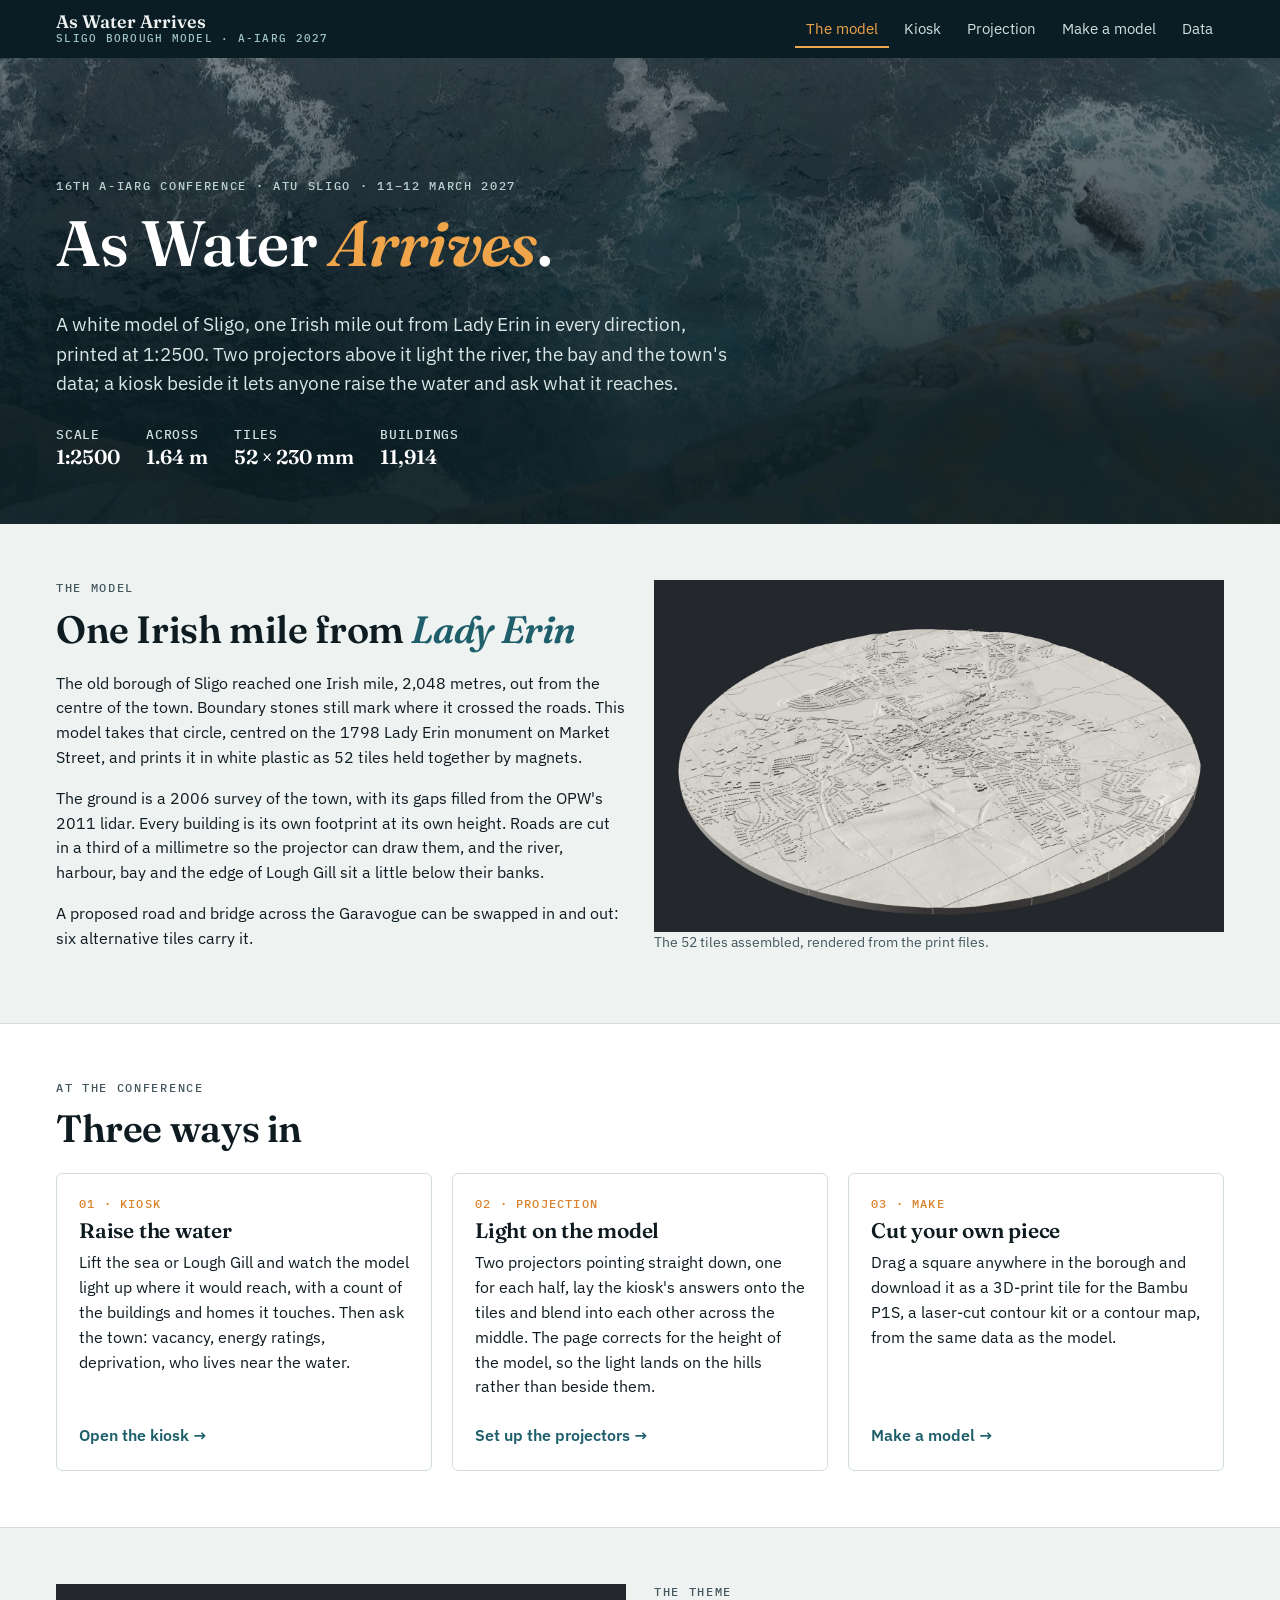
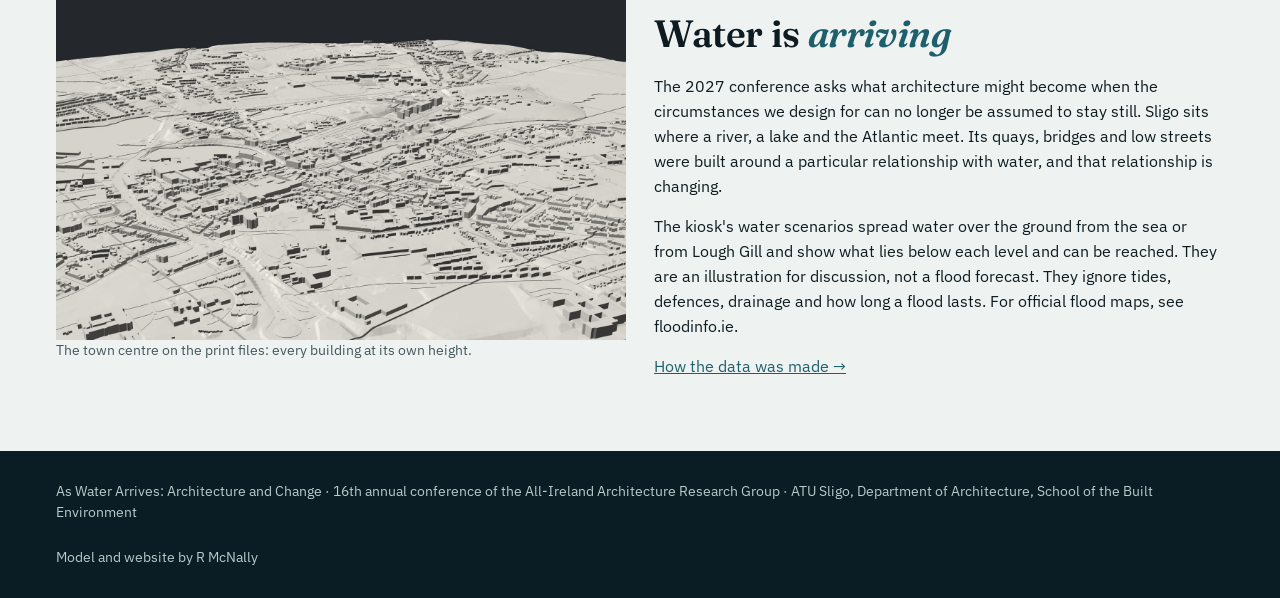
<file: index.html>
<!doctype html>
<html lang="en">
<head>
<meta charset="utf-8">
<meta name="viewport" content="width=device-width,initial-scale=1,viewport-fit=cover">
<title>As Water Arrives · Sligo borough model</title>
<meta name="description" content="A 1:2500 model of Sligo, one Irish mile from Lady Erin, with live data projected onto it. Made for the 16th A-IARG conference, As Water Arrives: Architecture and Change, ATU Sligo, 11–12 March 2027.">
<link rel="preconnect" href="https://fonts.googleapis.com">
<link rel="preconnect" href="https://fonts.gstatic.com" crossorigin>
<link rel="stylesheet" href="https://fonts.googleapis.com/css2?family=Fraunces:ital,opsz,wght@0,9..144,500;0,9..144,600;1,9..144,500&family=IBM+Plex+Sans:wght@400;500;600&family=IBM+Plex+Mono:wght@400;500&display=swap">
<link rel="stylesheet" href="css/site.css">
</head>
<body>
<header class="top">
  <div class="wrap">
    <a class="brand" href="index.html"><b>As Water Arrives</b><span>Sligo borough model · A-IARG 2027</span></a>
    <nav aria-label="Pages"><a href="index.html" aria-current="page">The model</a><a href="kiosk.html">Kiosk</a><a href="project.html">Projection</a><a href="model.html">Make a model</a><a href="data.html">Data</a></nav>
  </div>
</header>

<div class="hero">
  <div class="img" role="img" aria-label="The Atlantic edge from a cliff top, ATU Department of Architecture"></div><div class="shade"></div>
  <div class="wrap">
    <div class="eyebrow">16th A-IARG conference · ATU Sligo · 11–12 March 2027</div>
    <h1>As Water <em>Arrives</em>.</h1>
    <p class="lede">A white model of Sligo, one Irish mile out from Lady Erin in every direction, printed at 1:2500. Two projectors above it light the river, the bay and the town's data; a kiosk beside it lets anyone raise the water and ask what it reaches.</p>
    <div class="meta">
      <div>Scale<b>1:2500</b></div><div>Across<b>1.64 m</b></div><div>Tiles<b>52 × 230 mm</b></div><div>Buildings<b>11,914</b></div>
    </div>
  </div>
</div>

<section>
  <div class="wrap grid2">
    <div>
      <div class="eyebrow">The model</div>
      <h2>One Irish mile from <em>Lady Erin</em></h2>
      <p>The old borough of Sligo reached one Irish mile, 2,048 metres, out from the centre of the town. Boundary stones still mark where it crossed the roads. This model takes that circle, centred on the 1798 Lady Erin monument on Market Street, and prints it in white plastic as 52 tiles held together by magnets.</p>
      <p>The ground is a 2006 survey of the town, with its gaps filled from the OPW's 2011 lidar. Every building is its own footprint at its own height. Roads are cut in a third of a millimetre so the projector can draw them, and the river, harbour, bay and the edge of Lough Gill sit a little below their banks.</p>
      <p>A proposed road and bridge across the Garavogue can be swapped in and out: six alternative tiles carry it.</p>
    </div>
    <figure style="margin:0"><img src="img/model-overview.jpg" alt="Rendering of the 52 tiles assembled: the round model of Sligo with the river, harbour and Lough Gill" loading="lazy"><figcaption class="note">The 52 tiles assembled, rendered from the print files.</figcaption></figure>
  </div>
</section>

<section class="alt">
  <div class="wrap">
    <div class="eyebrow">At the conference</div>
    <h2>Three ways in</h2>
    <div class="grid3" style="margin-top:22px">
      <div class="card"><span class="num">01 · KIOSK</span><h3>Raise the water</h3><p>Lift the sea or Lough Gill and watch the model light up where it would reach, with a count of the buildings and homes it touches. Then ask the town: vacancy, energy ratings, deprivation, who lives near the water.</p><a class="go" href="kiosk.html">Open the kiosk →</a></div>
      <div class="card"><span class="num">02 · PROJECTION</span><h3>Light on the model</h3><p>Two projectors pointing straight down, one for each half, lay the kiosk's answers onto the tiles and blend into each other across the middle. The page corrects for the height of the model, so the light lands on the hills rather than beside them.</p><a class="go" href="project.html">Set up the projectors →</a></div>
      <div class="card"><span class="num">03 · MAKE</span><h3>Cut your own piece</h3><p>Drag a square anywhere in the borough and download it as a 3D-print tile for the Bambu P1S, a laser-cut contour kit or a contour map, from the same data as the model.</p><a class="go" href="model.html">Make a model →</a></div>
    </div>
  </div>
</section>

<section>
  <div class="wrap grid2">
    <figure style="margin:0"><img src="img/model-town.jpg" alt="Close view of the town centre tiles: terraces, the river and Hyde Bridge" loading="lazy"><figcaption class="note">The town centre on the print files: every building at its own height.</figcaption></figure>
    <div>
      <div class="eyebrow">The theme</div>
      <h2>Water is <em>arriving</em></h2>
      <p>The 2027 conference asks what architecture might become when the circumstances we design for can no longer be assumed to stay still. Sligo sits where a river, a lake and the Atlantic meet. Its quays, bridges and low streets were built around a particular relationship with water, and that relationship is changing.</p>
      <p>The kiosk's water scenarios spread water over the ground from the sea or from Lough Gill and show what lies below each level and can be reached. They are an illustration for discussion, not a flood forecast. They ignore tides, defences, drainage and how long a flood lasts. For official flood maps, see floodinfo.ie.</p>
      <p><a href="data.html">How the data was made →</a></p>
    </div>
  </div>
</section>

<footer class="foot"><div class="wrap">
  <span>As Water Arrives: Architecture and Change · 16th annual conference of the All-Ireland Architecture Research Group · ATU Sligo, Department of Architecture, School of the Built Environment</span>
  <span>Model and website by R McNally</span>
</div></footer>
</body>
</html>
</file>
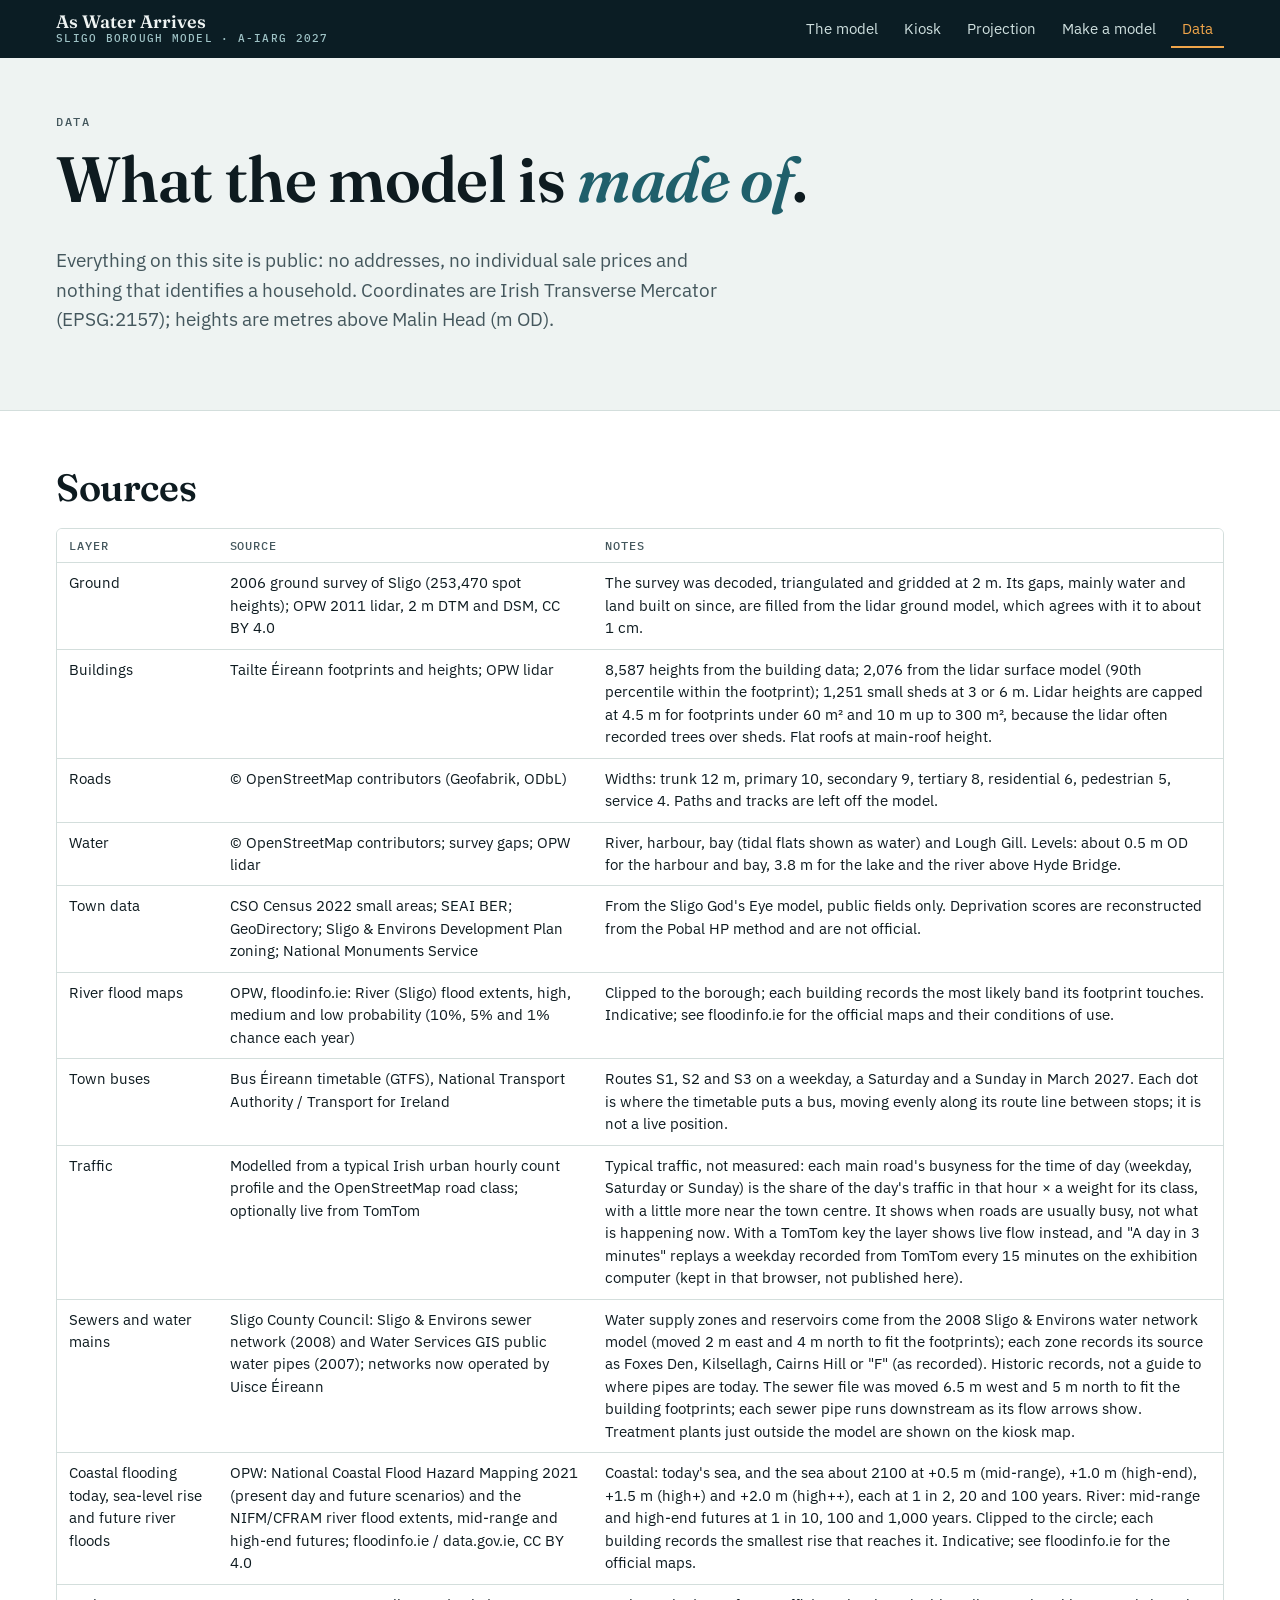
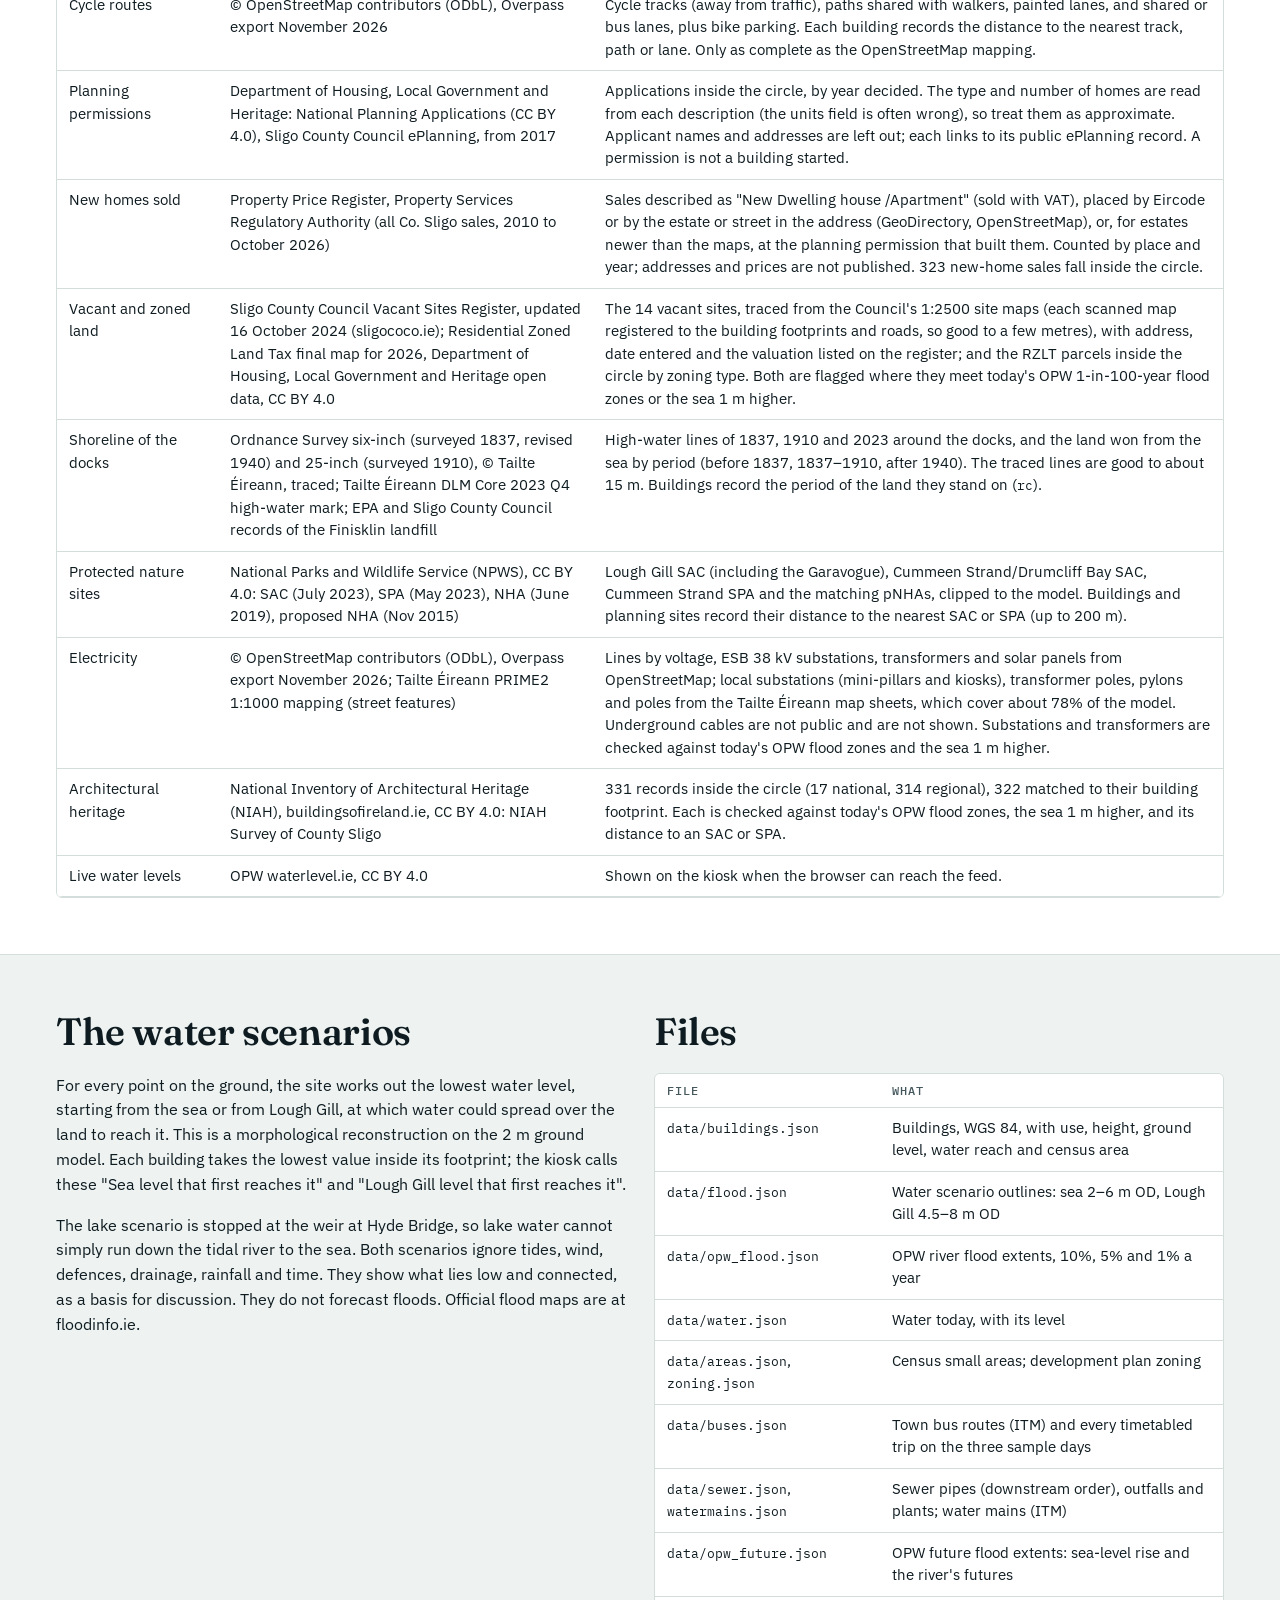
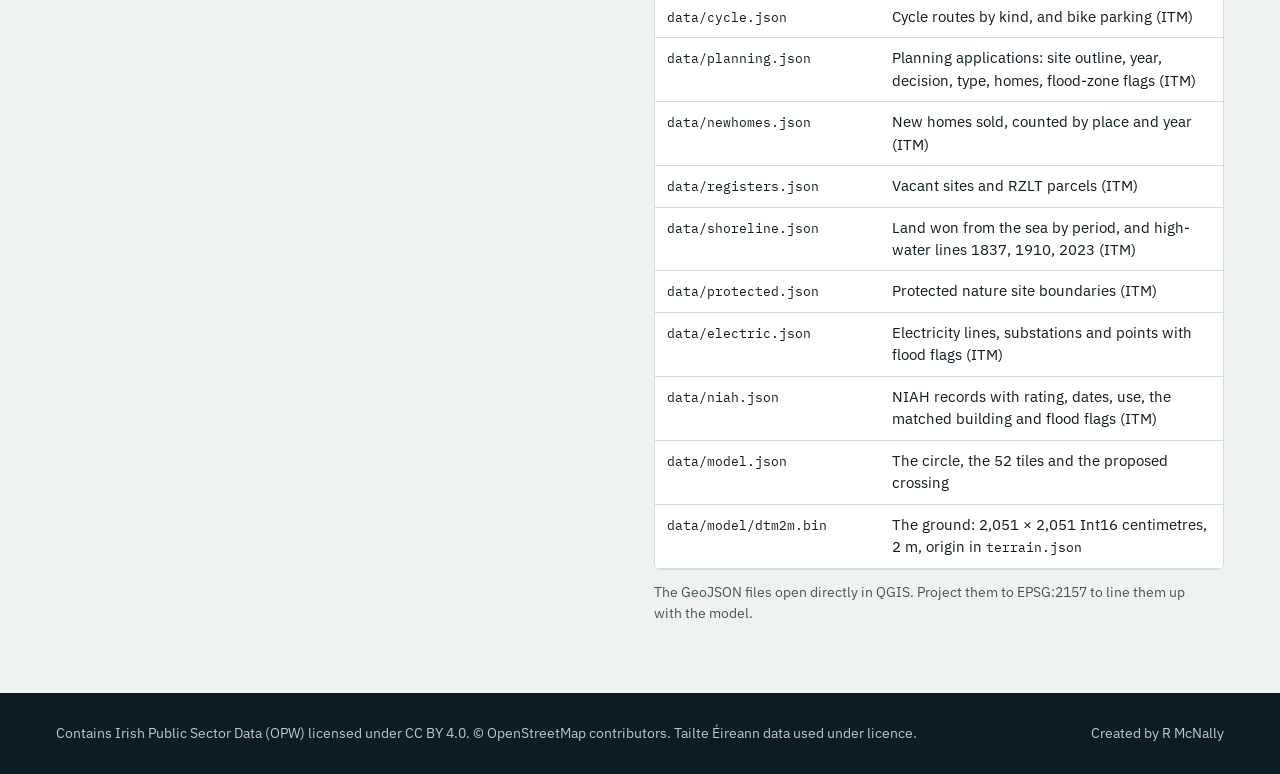
<file: data.html>
<!doctype html>
<html lang="en">
<head>
<meta charset="utf-8">
<meta name="viewport" content="width=device-width,initial-scale=1,viewport-fit=cover">
<title>Data · As Water Arrives</title>
<meta name="description" content="Where the Sligo borough model's ground, buildings, roads, water and town data come from, how they were processed, and the files to use in QGIS.">
<link rel="preconnect" href="https://fonts.googleapis.com">
<link rel="preconnect" href="https://fonts.gstatic.com" crossorigin>
<link rel="stylesheet" href="https://fonts.googleapis.com/css2?family=Fraunces:ital,opsz,wght@0,9..144,500;0,9..144,600;1,9..144,500&family=IBM+Plex+Sans:wght@400;500;600&family=IBM+Plex+Mono:wght@400;500&display=swap">
<link rel="stylesheet" href="css/site.css">
<style>
  table { border-collapse: collapse; width: 100%; font-size: 14.5px; background: var(--paper) }
  th, td { text-align: left; padding: 9px 12px; border-bottom: 1px solid var(--line); vertical-align: top }
  th { font: 500 11.5px var(--f-mono); letter-spacing: .08em; text-transform: uppercase; color: var(--ink-2) }
  td code { font: 13px var(--f-mono) }
  .tbl { overflow-x: auto; border: 1px solid var(--line); border-radius: 6px }
</style>
</head>
<body>
<header class="top">
  <div class="wrap">
    <a class="brand" href="index.html"><b>As Water Arrives</b><span>Sligo borough model · A-IARG 2027</span></a>
    <nav aria-label="Pages"><a href="index.html">The model</a><a href="kiosk.html">Kiosk</a><a href="project.html">Projection</a><a href="model.html">Make a model</a><a href="data.html" aria-current="page">Data</a></nav>
  </div>
</header>
<main>
<section>
  <div class="wrap">
    <div class="eyebrow">Data</div>
    <h1>What the model is <em>made of</em>.</h1>
    <p class="lede">Everything on this site is public: no addresses, no individual sale prices and nothing that identifies a household. Coordinates are Irish Transverse Mercator (EPSG:2157); heights are metres above Malin Head (m OD).</p>
  </div>
</section>
<section class="alt">
  <div class="wrap">
    <h2>Sources</h2>
    <div class="tbl"><table>
      <tr><th>Layer</th><th>Source</th><th>Notes</th></tr>
      <tr><td>Ground</td><td>2006 ground survey of Sligo (253,470 spot heights); OPW 2011 lidar, 2 m DTM and DSM, CC BY 4.0</td><td>The survey was decoded, triangulated and gridded at 2 m. Its gaps, mainly water and land built on since, are filled from the lidar ground model, which agrees with it to about 1 cm.</td></tr>
      <tr><td>Buildings</td><td>Tailte Éireann footprints and heights; OPW lidar</td><td>8,587 heights from the building data; 2,076 from the lidar surface model (90th percentile within the footprint); 1,251 small sheds at 3 or 6 m. Lidar heights are capped at 4.5 m for footprints under 60 m² and 10 m up to 300 m², because the lidar often recorded trees over sheds. Flat roofs at main-roof height.</td></tr>
      <tr><td>Roads</td><td>© OpenStreetMap contributors (Geofabrik, ODbL)</td><td>Widths: trunk 12 m, primary 10, secondary 9, tertiary 8, residential 6, pedestrian 5, service 4. Paths and tracks are left off the model.</td></tr>
      <tr><td>Water</td><td>© OpenStreetMap contributors; survey gaps; OPW lidar</td><td>River, harbour, bay (tidal flats shown as water) and Lough Gill. Levels: about 0.5 m OD for the harbour and bay, 3.8 m for the lake and the river above Hyde Bridge.</td></tr>
      <tr><td>Town data</td><td>CSO Census 2022 small areas; SEAI BER; GeoDirectory; Sligo &amp; Environs Development Plan zoning; National Monuments Service</td><td>From the Sligo God's Eye model, public fields only. Deprivation scores are reconstructed from the Pobal HP method and are not official.</td></tr>
      <tr><td>River flood maps</td><td>OPW, floodinfo.ie: River (Sligo) flood extents, high, medium and low probability (10%, 5% and 1% chance each year)</td><td>Clipped to the borough; each building records the most likely band its footprint touches. Indicative; see floodinfo.ie for the official maps and their conditions of use.</td></tr>
      <tr><td>Town buses</td><td>Bus Éireann timetable (GTFS), National Transport Authority / Transport for Ireland</td><td>Routes S1, S2 and S3 on a weekday, a Saturday and a Sunday in March 2027. Each dot is where the timetable puts a bus, moving evenly along its route line between stops; it is not a live position.</td></tr>
      <tr><td>Traffic</td><td>Modelled from a typical Irish urban hourly count profile and the OpenStreetMap road class; optionally live from TomTom</td><td>Typical traffic, not measured: each main road's busyness for the time of day (weekday, Saturday or Sunday) is the share of the day's traffic in that hour × a weight for its class, with a little more near the town centre. It shows when roads are usually busy, not what is happening now. With a TomTom key the layer shows live flow instead, and "A day in 3 minutes" replays a weekday recorded from TomTom every 15 minutes on the exhibition computer (kept in that browser, not published here).</td></tr>
      <tr><td>Sewers and water mains</td><td>Sligo County Council: Sligo &amp; Environs sewer network (2008) and Water Services GIS public water pipes (2007); networks now operated by Uisce Éireann</td><td>Water supply zones and reservoirs come from the 2008 Sligo &amp; Environs water network model (moved 2 m east and 4 m north to fit the footprints); each zone records its source as Foxes Den, Kilsellagh, Cairns Hill or "F" (as recorded). Historic records, not a guide to where pipes are today. The sewer file was moved 6.5 m west and 5 m north to fit the building footprints; each sewer pipe runs downstream as its flow arrows show. Treatment plants just outside the model are shown on the kiosk map.</td></tr>
      <tr><td>Coastal flooding today, sea-level rise and future river floods</td><td>OPW: National Coastal Flood Hazard Mapping 2021 (present day and future scenarios) and the NIFM/CFRAM river flood extents, mid-range and high-end futures; floodinfo.ie / data.gov.ie, CC BY 4.0</td><td>Coastal: today's sea, and the sea about 2100 at +0.5 m (mid-range), +1.0 m (high-end), +1.5 m (high+) and +2.0 m (high++), each at 1 in 2, 20 and 100 years. River: mid-range and high-end futures at 1 in 10, 100 and 1,000 years. Clipped to the circle; each building records the smallest rise that reaches it. Indicative; see floodinfo.ie for the official maps.</td></tr>
      <tr><td>Cycle routes</td><td>© OpenStreetMap contributors (ODbL), Overpass export November 2026</td><td>Cycle tracks (away from traffic), paths shared with walkers, painted lanes, and shared or bus lanes, plus bike parking. Each building records the distance to the nearest track, path or lane. Only as complete as the OpenStreetMap mapping.</td></tr>
      <tr><td>Planning permissions</td><td>Department of Housing, Local Government and Heritage: National Planning Applications (CC BY 4.0), Sligo County Council ePlanning, from 2017</td><td>Applications inside the circle, by year decided. The type and number of homes are read from each description (the units field is often wrong), so treat them as approximate. Applicant names and addresses are left out; each links to its public ePlanning record. A permission is not a building started.</td></tr>
      <tr><td>New homes sold</td><td>Property Price Register, Property Services Regulatory Authority (all Co. Sligo sales, 2010 to October 2026)</td><td>Sales described as "New Dwelling house /Apartment" (sold with VAT), placed by Eircode or by the estate or street in the address (GeoDirectory, OpenStreetMap), or, for estates newer than the maps, at the planning permission that built them. Counted by place and year; addresses and prices are not published. 323 new-home sales fall inside the circle.</td></tr>
      <tr><td>Vacant and zoned land</td><td>Sligo County Council Vacant Sites Register, updated 16 October 2024 (sligococo.ie); Residential Zoned Land Tax final map for 2026, Department of Housing, Local Government and Heritage open data, CC BY 4.0</td><td>The 14 vacant sites, traced from the Council's 1:2500 site maps (each scanned map registered to the building footprints and roads, so good to a few metres), with address, date entered and the valuation listed on the register; and the RZLT parcels inside the circle by zoning type. Both are flagged where they meet today's OPW 1-in-100-year flood zones or the sea 1 m higher.</td></tr>
      <tr><td>Shoreline of the docks</td><td>Ordnance Survey six-inch (surveyed 1837, revised 1940) and 25-inch (surveyed 1910), © Tailte Éireann, traced; Tailte Éireann DLM Core 2023 Q4 high-water mark; EPA and Sligo County Council records of the Finisklin landfill</td><td>High-water lines of 1837, 1910 and 2023 around the docks, and the land won from the sea by period (before 1837, 1837–1910, after 1940). The traced lines are good to about 15 m. Buildings record the period of the land they stand on (<code>rc</code>).</td></tr>
      <tr><td>Protected nature sites</td><td>National Parks and Wildlife Service (NPWS), CC BY 4.0: SAC (July 2023), SPA (May 2023), NHA (June 2019), proposed NHA (Nov 2015)</td><td>Lough Gill SAC (including the Garavogue), Cummeen Strand/Drumcliff Bay SAC, Cummeen Strand SPA and the matching pNHAs, clipped to the model. Buildings and planning sites record their distance to the nearest SAC or SPA (up to 200 m).</td></tr>
      <tr><td>Electricity</td><td>© OpenStreetMap contributors (ODbL), Overpass export November 2026; Tailte Éireann PRIME2 1:1000 mapping (street features)</td><td>Lines by voltage, ESB 38 kV substations, transformers and solar panels from OpenStreetMap; local substations (mini-pillars and kiosks), transformer poles, pylons and poles from the Tailte Éireann map sheets, which cover about 78% of the model. Underground cables are not public and are not shown. Substations and transformers are checked against today's OPW flood zones and the sea 1 m higher.</td></tr>
      <tr><td>Architectural heritage</td><td>National Inventory of Architectural Heritage (NIAH), buildingsofireland.ie, CC BY 4.0: NIAH Survey of County Sligo</td><td>331 records inside the circle (17 national, 314 regional), 322 matched to their building footprint. Each is checked against today's OPW flood zones, the sea 1 m higher, and its distance to an SAC or SPA.</td></tr>
      <tr><td>Live water levels</td><td>OPW waterlevel.ie, CC BY 4.0</td><td>Shown on the kiosk when the browser can reach the feed.</td></tr>
    </table></div>
  </div>
</section>
<section>
  <div class="wrap grid2">
    <div>
      <h2>The water scenarios</h2>
      <p>For every point on the ground, the site works out the lowest water level, starting from the sea or from Lough Gill, at which water could spread over the land to reach it. This is a morphological reconstruction on the 2 m ground model. Each building takes the lowest value inside its footprint; the kiosk calls these "Sea level that first reaches it" and "Lough Gill level that first reaches it".</p>
      <p>The lake scenario is stopped at the weir at Hyde Bridge, so lake water cannot simply run down the tidal river to the sea. Both scenarios ignore tides, wind, defences, drainage, rainfall and time. They show what lies low and connected, as a basis for discussion. They do not forecast floods. Official flood maps are at floodinfo.ie.</p>
    </div>
    <div>
      <h2>Files</h2>
      <div class="tbl"><table>
        <tr><th>File</th><th>What</th></tr>
        <tr><td><code>data/buildings.json</code></td><td>Buildings, WGS 84, with use, height, ground level, water reach and census area</td></tr>
        <tr><td><code>data/flood.json</code></td><td>Water scenario outlines: sea 2–6 m OD, Lough Gill 4.5–8 m OD</td></tr>
        <tr><td><code>data/opw_flood.json</code></td><td>OPW river flood extents, 10%, 5% and 1% a year</td></tr>
        <tr><td><code>data/water.json</code></td><td>Water today, with its level</td></tr>
        <tr><td><code>data/areas.json</code>, <code>zoning.json</code></td><td>Census small areas; development plan zoning</td></tr>
        <tr><td><code>data/buses.json</code></td><td>Town bus routes (ITM) and every timetabled trip on the three sample days</td></tr>
        <tr><td><code>data/sewer.json</code>, <code>watermains.json</code></td><td>Sewer pipes (downstream order), outfalls and plants; water mains (ITM)</td></tr>
        <tr><td><code>data/opw_future.json</code></td><td>OPW future flood extents: sea-level rise and the river's futures</td></tr>
        <tr><td><code>data/cycle.json</code></td><td>Cycle routes by kind, and bike parking (ITM)</td></tr>
        <tr><td><code>data/planning.json</code></td><td>Planning applications: site outline, year, decision, type, homes, flood-zone flags (ITM)</td></tr>
        <tr><td><code>data/newhomes.json</code></td><td>New homes sold, counted by place and year (ITM)</td></tr>
        <tr><td><code>data/registers.json</code></td><td>Vacant sites and RZLT parcels (ITM)</td></tr>
        <tr><td><code>data/shoreline.json</code></td><td>Land won from the sea by period, and high-water lines 1837, 1910, 2023 (ITM)</td></tr>
        <tr><td><code>data/protected.json</code></td><td>Protected nature site boundaries (ITM)</td></tr>
        <tr><td><code>data/electric.json</code></td><td>Electricity lines, substations and points with flood flags (ITM)</td></tr>
        <tr><td><code>data/niah.json</code></td><td>NIAH records with rating, dates, use, the matched building and flood flags (ITM)</td></tr>
        <tr><td><code>data/model.json</code></td><td>The circle, the 52 tiles and the proposed crossing</td></tr>
        <tr><td><code>data/model/dtm2m.bin</code></td><td>The ground: 2,051 × 2,051 Int16 centimetres, 2 m, origin in <code>terrain.json</code></td></tr>
      </table></div>
      <p class="note" style="margin-top:12px">The GeoJSON files open directly in QGIS. Project them to EPSG:2157 to line them up with the model.</p>
    </div>
  </div>
</section>
</main>
<footer class="foot"><div class="wrap"><span>Contains Irish Public Sector Data (OPW) licensed under CC BY 4.0. © OpenStreetMap contributors. Tailte Éireann data used under licence.</span><span>Created by R McNally</span></div></footer>
</body>
</html>
</file>
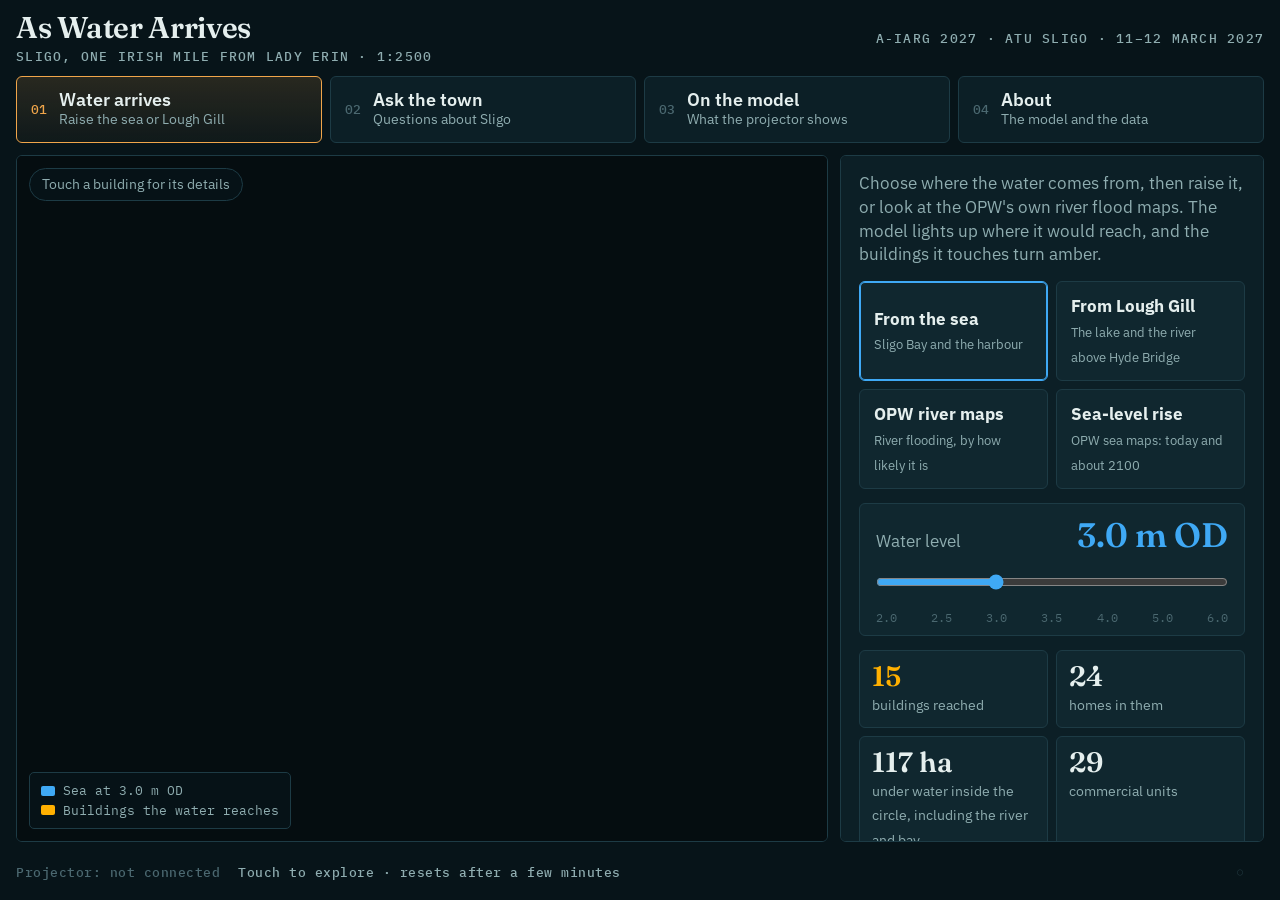
<file: kiosk.html>
<!doctype html>
<html lang="en">
<head>
<meta charset="utf-8">
<meta name="viewport" content="width=device-width,initial-scale=1,maximum-scale=1,user-scalable=no">
<title>As Water Arrives · Sligo kiosk</title>
<meta name="robots" content="noindex">
<link rel="preconnect" href="https://fonts.googleapis.com">
<link rel="preconnect" href="https://fonts.gstatic.com" crossorigin>
<link rel="stylesheet" href="https://fonts.googleapis.com/css2?family=Fraunces:ital,opsz,wght@0,9..144,500;0,9..144,600;1,9..144,500&family=IBM+Plex+Sans:wght@400;500;600&family=IBM+Plex+Mono:wght@400;500&display=swap">
<link rel="stylesheet" href="vendor/maplibre-gl.css">
<link rel="stylesheet" href="css/kiosk.css">
</head>
<body>
<div class="k" id="k">
  <header class="k-top">
    <div class="k-title">
      <b>As Water Arrives</b>
      <span>Sligo, one Irish mile from Lady Erin · 1:2500</span>
    </div>
    <div class="k-gauge" id="gauge" hidden></div>
    <div class="k-org">A-IARG 2027 · ATU Sligo · 11–12 March 2027</div>
  </header>

  <nav class="k-tabs" aria-label="Sections">
    <button type="button" class="k-tab" data-tab="water" aria-pressed="true"><span class="k-num">01</span><span><b>Water arrives</b><small>Raise the sea or Lough Gill</small></span></button>
    <button type="button" class="k-tab" data-tab="ask" aria-pressed="false"><span class="k-num">02</span><span><b>Ask the town</b><small>Questions about Sligo</small></span></button>
    <button type="button" class="k-tab" data-tab="layers" aria-pressed="false"><span class="k-num">03</span><span><b>On the model</b><small>What the projector shows</small></span></button>
    <button type="button" class="k-tab" data-tab="about" aria-pressed="false"><span class="k-num">04</span><span><b>About</b><small>The model and the data</small></span></button>
  </nav>

  <main class="k-body">
    <div class="k-map">
      <div id="map" aria-label="Map of Sligo, the area of the model"></div>
      <div class="k-legend" id="legend"></div>
      <div class="k-chip" id="mapChip">Touch a building for its details</div>
      <div class="k-insp" id="insp" hidden></div>
    </div>

    <div class="k-panel">
      <!-- 01 water -->
      <section class="k-pane" id="pWater">
        <p class="k-lede">Choose where the water comes from, then raise it, or look at the OPW's own river flood maps. The model lights up where it would reach, and the buildings it touches turn amber.</p>
        <div class="k-seg" role="group" aria-label="Where the water comes from">
          <button type="button" id="srcSea" aria-pressed="true"><b>From the sea</b><small>Sligo Bay and the harbour</small></button>
          <button type="button" id="srcLake" aria-pressed="false"><b>From Lough Gill</b><small>The lake and the river above Hyde Bridge</small></button>
          <button type="button" id="srcOpw" aria-pressed="false"><b>OPW river maps</b><small>River flooding, by how likely it is</small></button>
          <button type="button" id="srcCoast" aria-pressed="false"><b>Sea-level rise</b><small>OPW sea maps: today and about 2100</small></button>
        </div>
        <div class="k-seg k-seg-sm" id="rpSeg" role="group" aria-label="How often" hidden>
          <button type="button" data-v="2">1 in 2 years</button><button type="button" data-v="20">1 in 20 years</button><button type="button" data-v="100">1 in 100 years</button>
        </div>
        <div class="k-seg k-seg-sm" id="futSeg" role="group" aria-label="When" hidden>
          <button type="button" data-v="now">Today</button><button type="button" data-v="m">Mid-range future</button><button type="button" data-v="h">High-end future</button>
        </div>
        <div class="k-level">
          <div class="k-levelhead"><span>Water level</span><output id="lvOut">3.0 m OD</output></div>
          <input type="range" id="lv" min="0" max="6" step="1" value="2" aria-label="Water level">
          <div class="k-ticks" id="lvTicks"></div>
        </div>
        <div class="k-stats" id="wStats"></div>
        <p class="k-note" id="wNote"></p>
        <button type="button" class="k-btn" id="wOff">Take the water away</button>
      </section>

      <!-- 02 ask -->
      <section class="k-pane" id="pAsk" hidden>
        <div class="k-group"><span class="k-lab">Water</span><div class="k-presets" id="presetsWater"></div></div>
        <div class="k-group"><span class="k-lab">The town</span><div class="k-presets" id="presetsTown"></div></div>
        <div class="k-result" id="result"><span class="k-dim">Pick a question. The answer lights up on the model.</span></div>
        <details class="k-build">
          <summary>Build your own question</summary>
          <div class="k-seg k-seg-sm" role="group" aria-label="Find">
            <button type="button" id="tgtB" aria-pressed="true">Buildings</button>
            <button type="button" id="tgtA" aria-pressed="false">Census areas</button>
          </div>
          <div id="conds" class="k-conds"></div>
          <div class="k-row"><button type="button" class="k-btn k-btn-sm" id="addCond">+ Condition</button><button type="button" class="k-btn k-btn-sm k-btn-acc" id="runQ">Show me</button><button type="button" class="k-btn k-btn-sm" id="clearQ">Clear</button></div>
        </details>
      </section>

      <!-- 03 layers -->
      <section class="k-pane" id="pLayers" hidden>
        <p class="k-lede">Switch layers on and off. Each one is projected onto the white model.</p>
        <div class="k-seg k-seg-sm" id="soloSeg" role="group" aria-label="How many layers" style="margin-bottom:10px"><button type="button" data-v="1" aria-pressed="true">One layer at a time</button><button type="button" data-v="0" aria-pressed="false">Combine layers</button></div>
        <div class="k-tiles" id="layerTiles"></div>
        <div class="k-group">
          <span class="k-lab">Colour the census areas by</span>
          <select id="areaKey" class="k-select" aria-label="Colour the census areas by"></select>
        </div>
        <div class="k-group" id="planCtl" hidden>
          <span class="k-lab">Planning permissions, Sligo County Council</span>
          <div class="k-level">
            <div class="k-levelhead"><span>Granted up to</span><output id="planOut">2026</output></div>
            <input type="range" id="planY" min="2017" max="2026" step="1" value="2026" aria-label="Year">
            <div class="k-ticks" id="planTicks"></div>
          </div>
          <div class="k-row"><button type="button" class="k-btn k-btn-sm k-btn-acc" id="planPlay">▶ Play</button>
            <div class="k-seg k-seg-sm" id="planMode" role="group" aria-label="Which years"><button type="button" data-v="all" aria-pressed="true">All years so far</button><button type="button" data-v="only" aria-pressed="false">That year only</button></div></div>
          <div class="k-stats" id="planStats"></div>
          <p class="k-note">Permissions granted since Sligo's online planning began in 2017. Brighter sites were granted in the year shown. A permission is not a building: some are never built. Touch a site for its details.</p>
        </div>
        <div class="k-group" id="busCtl" hidden>
          <span class="k-lab">Clock for the buses and traffic</span>
          <div class="k-seg k-seg-sm" role="group" aria-label="Bus clock">
            <button type="button" id="busReal" aria-pressed="true">Now</button>
            <button type="button" id="busFast" aria-pressed="false">A day in 3 minutes</button>
          </div>
          <p class="k-note">Each bus dot is where the Bus Éireann timetable says it should be. Traffic is live from TomTom at <b>Now</b>; in <b>A day in 3 minutes</b> it replays a recorded TomTom weekday, or a modelled typical day if none has been recorded.</p>
        </div>
      </section>

      <!-- 04 about -->
      <section class="k-pane" id="pAbout" hidden>
        <h2>One Irish mile from Lady Erin</h2>
        <p>The old borough of Sligo ran one Irish mile (2,048 m) out from the town centre. This model takes that circle, centred on the 1798 Lady Erin monument on Market Street, and prints it at 1:2500 in 52 white tiles held together by magnets.</p>
        <p>Its ground comes from a 2006 survey of the town and the OPW's 2011 lidar. The 11,914 buildings come from Tailte Éireann footprints and heights; roads and water from OpenStreetMap. A projector above the table lays live data over it.</p>
        <h3>The water scenarios</h3>
        <p>"Water arrives" spreads water over the ground from the sea or from Lough Gill and shows everything below the chosen level that it can reach. It is a simple illustration, not a flood forecast: it ignores tides, defences, drainage and how long a flood lasts. </p>
        <h3>The OPW flood maps</h3>
        <p>"Sea-level rise" shows the OPW's national coastal flood maps (2021): today's sea, then the sea about 2100 at 0.5, 1.0, 1.5 or 2.0 m higher, with a storm tide (a high tide plus a storm surge) that comes once in 2, 20 or 100 years on average. Even the 1-in-2-year level is a storm, not an everyday tide. The river maps also have mid-range and high-end futures, with more water in the Garavogue.</p>
        <p>"OPW flood maps" shows the Office of Public Works' river flood extents for Sligo from floodinfo.ie: the land with a 10%, 5% or 1% chance of flooding from the river in any one year. They are indicative maps; floodinfo.ie has the official versions and their conditions of use.</p>
        <h3>Architectural heritage</h3>
        <p>"Architectural heritage" lights the 331 buildings in the National Inventory of Architectural Heritage inside the circle, 17 of them of national importance. Many stand on the quays and along the river: Sligo Abbey already touches today's river flood zone, and with the sea 1 m higher the 1-in-100-year flood reaches the Town Hall, the Yeats Memorial Building and Harbour Mills.</p>
        <h3>Electricity</h3>
        <p>"Electricity" shows the overhead lines by voltage, the four ESB 38 kV substations, and the local substations, transformers, poles and solar panels, from OpenStreetMap and Tailte Éireann mapping. Underground cables are not public. A red ring marks equipment inside today's 1-in-100-year flood zones: when a substation floods, the power cut reaches well beyond the water.</p>
        <h3>New homes sold</h3>
        <p>"New homes sold" counts every sale in the Property Price Register inside the circle described as a new dwelling, from 2010 to October 2026. New homes are sold with VAT, so the register marks them. Each circle is an estate or street, its area the number of homes sold new there, its colour the years when most were sold. A white ring means the estate is too new to be on the maps yet, so the circle sits at the road or townland it is named after. Homes built for the Council or housing bodies, and homes built by their owners, are not sold on the open market and are not counted. No addresses or prices are shown.</p>
        <h3>Vacant and zoned land</h3>
        <p>"Vacant and zoned land" shows two Sligo County Council registers. Outlined in red are the 14 sites on the Vacant Sites Register (updated October 2024): land zoned for housing or regeneration that has been left idle, traced from the Council's site maps. Coloured underneath is the land the Residential Zoned Land Tax map for 2026 counts as zoned and serviced for housing, by type of zoning. The Council's Derelict Sites Register is kept for inspection at City Hall and is not published as a map, so it is not shown.</p>
        <h3>Shoreline of the docks</h3>
        <p>"Shoreline of the docks" shows the land won from the sea between the Ballast Quay and the end of the Deepwater Quay: about 35 ha that was sea or mudflat at high tide. The Ballast Wall had enclosed 4.4 ha before the first Ordnance Survey of 1837; the railway causeway to the Deepwater Berths added 2.1 ha by 1910; and the Upper Flat behind it, still mud on the 1940 map, was filled from about 1958, much of it as the town's landfill until 1994 (28.3 ha). The lines are the high-water mark of 1837 (dashed), 1910 and 2023. The 1837 and 1910 lines were traced from the Ordnance Survey sheets and are good to about 15 m.</p>
        <h3>Protected nature sites</h3>
        <p>The river through the town is itself protected: the Garavogue is part of Lough Gill Special Area of Conservation, and the harbour opens into Sligo Bay, a Special Area of Conservation and a Special Protection Area for birds. Building near them must be screened for its effect on the site. Boundaries from the National Parks and Wildlife Service.</p>
        <h3>Planning permissions</h3>
        <p>"Planning permissions" plays Sligo County Council's decisions inside the circle year by year since 2017, when its planning went online, coloured by type. A permission is not a building: some are never built and some lapse. The number of homes is read from each application's description, so it is approximate.</p>
        <h3>Credits</h3>
        <p class="k-small">Model and website by R McNally, ATU Sligo Department of Architecture, for the 16th A-IARG conference, "As Water Arrives: Architecture and Change". Data: CSO Census 2022, National Inventory of Architectural Heritage, Tailte Éireann PRIME2 mapping, OpenStreetMap electricity, NPWS protected sites, Ordnance Survey historic mapping (shoreline, © Tailte Éireann), Property Price Register (PSRA, new dwellings), Sligo County Council Vacant Sites Register, Residential Zoned Land Tax map 2026 (Department of Housing, CC BY 4.0), Sligo County Council planning applications (Department of Housing), OpenStreetMap cycle routes, Bus Éireann timetable (NTA), typical traffic modelled from OpenStreetMap road classes, SEAI BER, GeoDirectory, Sligo &amp; Environs Development Plan, OPW lidar and water levels (CC BY 4.0), © OpenStreetMap contributors, Tailte Éireann. Deprivation scores are reconstructed from the Pobal HP method and are not official.</p>
      </section>
    </div>
  </main>

  <footer class="k-foot">
    <span id="projLink" class="k-link">Projector: not connected</span>
    <span class="k-dim">Touch to explore · resets after a few minutes</span>
    <button type="button" class="k-lock" id="lock" aria-label="Staff: hold for 3 seconds">◦</button>
  </footer>
</div>

<!-- staff -->
<div class="k-modal" id="pinModal" hidden>
  <div class="k-dialog"><h3>Staff</h3><div class="k-pinshow" id="pinShow"></div><div class="k-pinpad" id="pinPad"></div><button type="button" class="k-btn" id="pinCancel">Cancel</button></div>
</div>
<div class="k-modal" id="staffModal" hidden>
  <div class="k-dialog k-dialog-wide">
    <h3>Staff panel</h3>
    <p class="k-small" id="staffStatus">Checking the projector…</p>
    <div class="k-staffgrid">
      <button type="button" class="k-btn k-btn-acc" id="openProj">Open projector windows</button>
      <button type="button" class="k-btn k-btn-acc" id="openScreen">Open the story screen</button>
      <button type="button" class="k-btn" id="goCal">Calibrate the projector</button>
      <button type="button" class="k-btn" id="full">Full screen</button>
      <button type="button" class="k-btn" id="resetNow">Reset the kiosk now</button>
      <button type="button" class="k-btn" id="staffStory">Play the story now</button>
      <a class="k-btn" href="index.html">Leave exhibition mode</a>
      <button type="button" class="k-btn" id="staffBack">Back to the kiosk</button>
    </div>
    <div class="k-ttkey">
      <label class="k-small" for="ttKey">TomTom API key, optional: makes the Traffic layer live (kept in this browser only; leave blank to remove)</label>
      <div class="k-row"><input type="password" id="ttKey" class="k-select" autocomplete="off" placeholder="Paste the key"><button type="button" class="k-btn k-btn-sm" id="ttSave">Save key</button><button type="button" class="k-btn k-btn-sm" id="ttTest">Test key</button></div>
      <p class="k-small" id="ttState"></p>
    </div>
  </div>
</div>

<div class="k-story" id="story" hidden>
  <div class="k-story-card">
    <div class="k-story-kicker">As Water Arrives · Sligo</div>
    <h2 id="storyH"></h2>
    <p id="storyT"></p>
    <div class="k-story-dots" id="storyDots"></div>
  </div>
  <div class="k-story-touch">Touch anywhere to explore</div>
</div>

<div class="k-boot" id="boot"><b>As Water Arrives</b><span id="bootMsg">Loading Sligo…</span></div>

<script src="vendor/maplibre-gl.js"></script>
<script src="js/common.js"></script>
<script src="js/query.js"></script>
<script src="js/buses.js"></script>
<script src="js/utilities.js"></script>
<script src="js/traffic.js"></script>
<script src="js/typical.js"></script>
<script src="js/trafficrec.js"></script>
<script src="js/kiosk.js"></script>
</body>
</html>
</file>
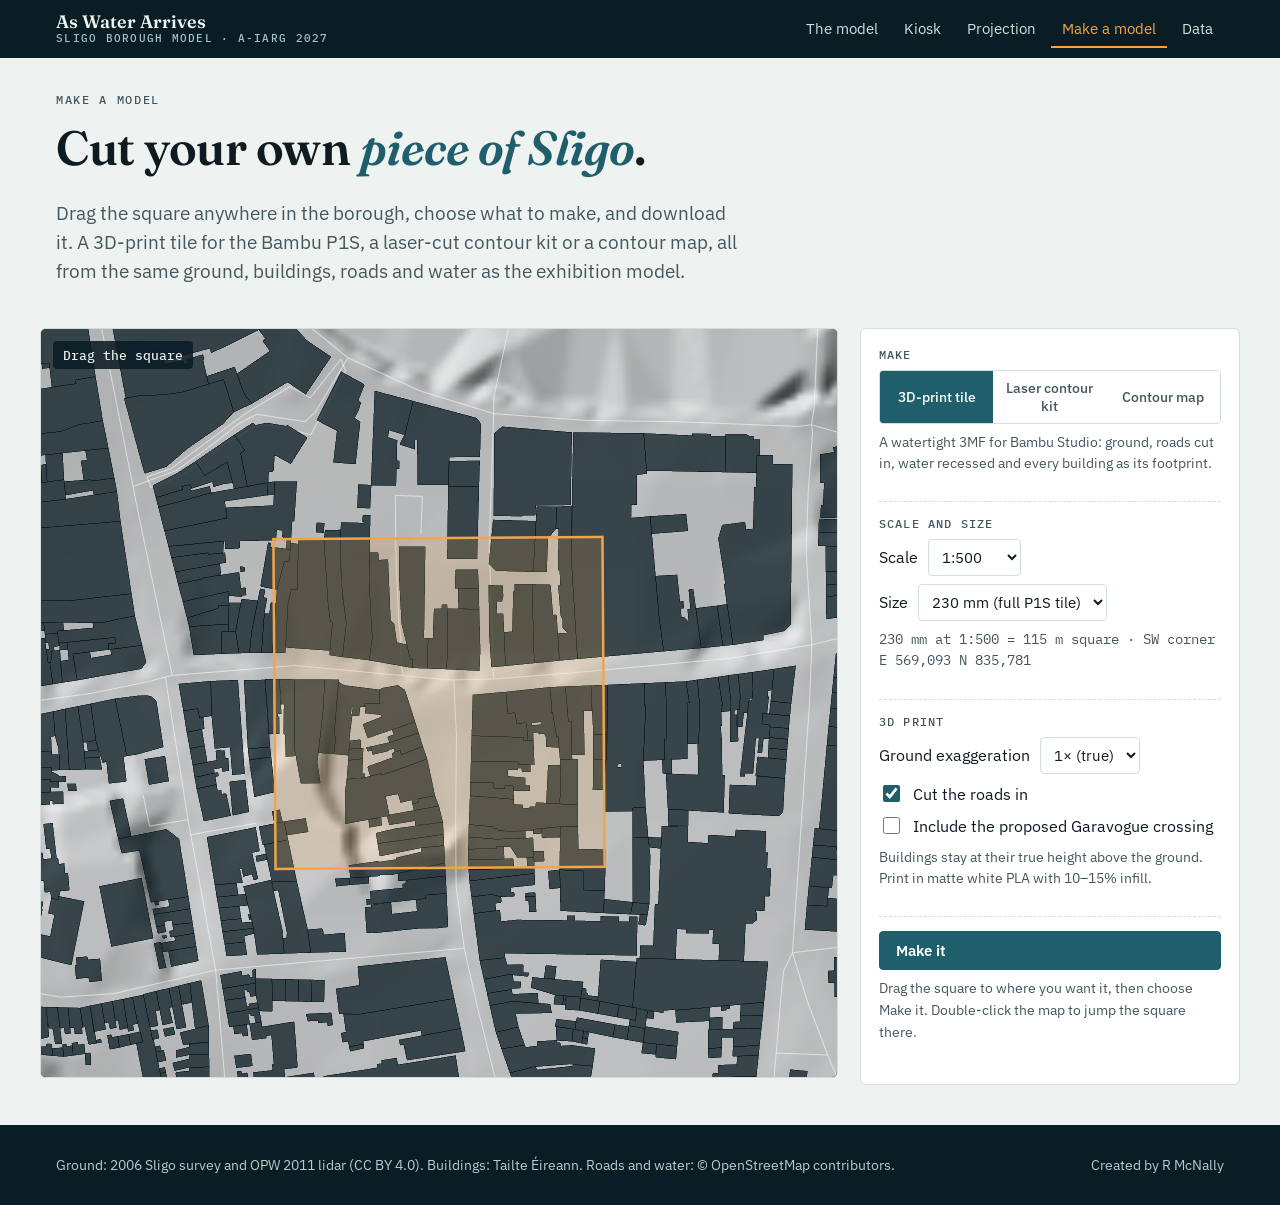
<file: model.html>
<!doctype html>
<html lang="en">
<head>
<meta charset="utf-8">
<meta name="viewport" content="width=device-width,initial-scale=1,viewport-fit=cover">
<title>Make a model · As Water Arrives</title>
<meta name="description" content="Cut a square out of the 1:2500 Sligo borough model and download it as a 3D-print tile, a laser-cut contour kit or a contour map.">
<link rel="preconnect" href="https://fonts.googleapis.com">
<link rel="preconnect" href="https://fonts.gstatic.com" crossorigin>
<link rel="stylesheet" href="https://fonts.googleapis.com/css2?family=Fraunces:ital,opsz,wght@0,9..144,500;0,9..144,600;1,9..144,500&family=IBM+Plex+Sans:wght@400;500;600&family=IBM+Plex+Mono:wght@400;500&display=swap">
<link rel="stylesheet" href="vendor/maplibre-gl.css">
<link rel="stylesheet" href="css/site.css">
<link rel="stylesheet" href="css/model.css">
</head>
<body>
<header class="top">
  <div class="wrap">
    <a class="brand" href="index.html"><b>As Water Arrives</b><span>Sligo borough model · A-IARG 2027</span></a>
    <nav aria-label="Pages"><a href="index.html">The model</a><a href="kiosk.html">Kiosk</a><a href="project.html">Projection</a><a href="model.html" aria-current="page">Make a model</a><a href="data.html">Data</a></nav>
  </div>
</header>

<main>
  <div class="wrap mk-head">
    <div class="eyebrow">Make a model</div>
    <h1>Cut your own <em>piece of Sligo</em>.</h1>
    <p class="lede">Drag the square anywhere in the borough, choose what to make, and download it. A 3D-print tile for the Bambu P1S, a laser-cut contour kit or a contour map, all from the same ground, buildings, roads and water as the exhibition model.</p>
  </div>
  <div class="wrap tool">
    <div>
      <div class="mapbox"><div id="map" aria-label="Map of the borough with the square to cut"></div><div class="mk-chip" id="where"></div></div>
      <div class="mk-preview" id="preview" hidden><canvas id="pv3d" aria-label="Preview of the 3D print"></canvas><div id="pvSvg"></div></div>
    </div>

    <aside class="panel">
      <div class="grp">
        <span class="lab">Make</span>
        <div class="seg" role="group" aria-label="What to make">
          <button type="button" data-p="print" aria-pressed="true">3D-print tile</button>
          <button type="button" data-p="laser" aria-pressed="false">Laser contour kit</button>
          <button type="button" data-p="map" aria-pressed="false">Contour map</button>
        </div>
        <p class="note" id="pNote"></p>
      </div>

      <div class="grp">
        <span class="lab">Scale and size</span>
        <label class="row">Scale <select id="scale"></select></label>
        <label class="row" id="sizeRow">Size <select id="size"></select></label>
        <p class="note mono" id="extent"></p>
      </div>

      <div class="grp" data-for="print">
        <span class="lab">3D print</span>
        <label class="row">Ground exaggeration <select id="vex"><option value="1">1× (true)</option><option value="1.5">1.5×</option><option value="2">2×</option></select></label>
        <label class="row"><input type="checkbox" id="roads" checked> Cut the roads in</label>
        <label class="row"><input type="checkbox" id="scheme"> Include the proposed Garavogue crossing</label>
        <p class="note">Buildings stay at their true height above the ground. Print in matte white PLA with 10–15% infill.</p>
      </div>

      <div class="grp" data-for="laser" hidden>
        <span class="lab">Laser kit</span>
        <label class="row">Board <select id="board"><option value="1">1 mm card</option><option value="2" selected>2 mm board</option><option value="3">3 mm MDF</option></select></label>
        <label class="row">Sheet <select id="sheet"><option value="600x400">600 × 400 mm</option><option value="841x594">A1, 841 × 594 mm</option><option value="1000x600">1000 × 600 mm</option></select></label>
        <label class="row"><input type="checkbox" id="engB" checked> Engrave building footprints</label>
        <p class="note" id="layersNote"></p>
      </div>

      <div class="grp" data-for="map" hidden>
        <span class="lab">Contour map</span>
        <label class="row">Contour interval <select id="interval"><option value="1">1 m</option><option value="2" selected>2 m</option><option value="5">5 m</option></select></label>
        <label class="row"><input type="checkbox" id="mB" checked> Buildings</label>
        <label class="row"><input type="checkbox" id="mR" checked> Roads</label>
        <label class="row"><input type="checkbox" id="mW" checked> Water</label>
      </div>

      <div class="grp">
        <button type="button" class="btn primary" id="make">Make it</button>
        <div class="prog" id="prog" hidden><i></i></div>
        <p class="status" id="status"></p>
        <div class="row" id="dl"></div>
      </div>
    </aside>
  </div>
</main>

<footer class="foot"><div class="wrap"><span>Ground: 2006 Sligo survey and OPW 2011 lidar (CC BY 4.0). Buildings: Tailte Éireann. Roads and water: © OpenStreetMap contributors.</span><span>Created by R McNally</span></div></footer>
<script src="vendor/maplibre-gl.js"></script>
<script src="vendor/three.min.js"></script>
<script src="vendor/OrbitControls.js"></script>
<script src="vendor/jszip.min.js"></script>
<script src="vendor/jspdf.umd.min.js"></script>
<script src="js/common.js"></script>
<script src="js/model-core.js"></script>
<script src="js/print3d.js"></script>
<script src="js/model.js"></script>
</body>
</html>
</file>
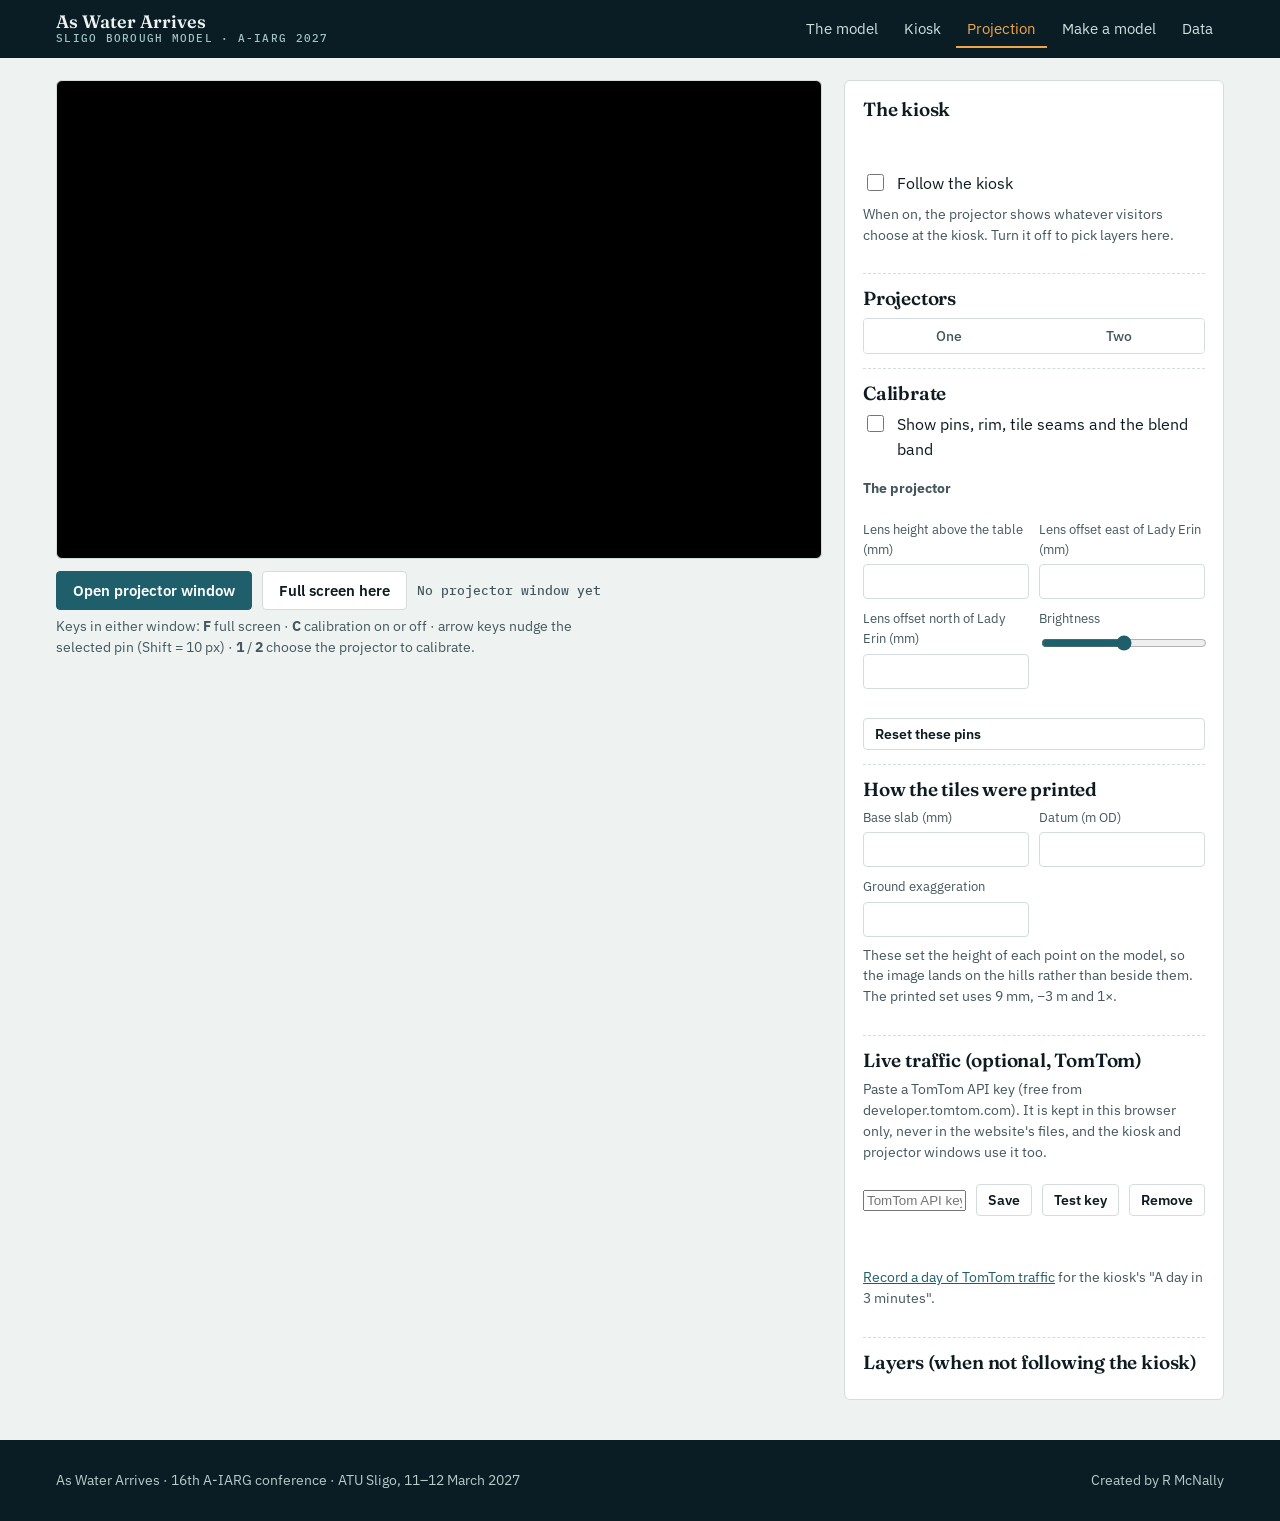
<file: project.html>
<!doctype html>
<html lang="en">
<head>
<meta charset="utf-8">
<meta name="viewport" content="width=device-width,initial-scale=1,viewport-fit=cover">
<title>Projection · As Water Arrives</title>
<meta name="description" content="Projection mapping onto the round 1:2500 model of Sligo: calibration, layers and the link to the kiosk.">
<link rel="preconnect" href="https://fonts.googleapis.com">
<link rel="preconnect" href="https://fonts.gstatic.com" crossorigin>
<link rel="stylesheet" href="https://fonts.googleapis.com/css2?family=Fraunces:ital,opsz,wght@0,9..144,500;0,9..144,600;1,9..144,500&family=IBM+Plex+Sans:wght@400;500;600&family=IBM+Plex+Mono:wght@400;500&display=swap">
<link rel="stylesheet" href="css/site.css">
<link rel="stylesheet" href="css/project.css">
<script>if (/[?&]out\b/.test(location.search)) document.documentElement.classList.add('proj-out');</script>
</head>
<body>
<header class="top">
  <div class="wrap">
    <a class="brand" href="index.html"><b>As Water Arrives</b><span>Sligo borough model · A-IARG 2027</span></a>
    <nav aria-label="Pages"><a href="index.html">The model</a><a href="kiosk.html">Kiosk</a><a href="project.html" aria-current="page">Projection</a><a href="model.html">Make a model</a><a href="data.html">Data</a></nav>
  </div>
</header>

<main>
  <div class="wrap">
    <p class="status err" id="err" hidden></p>
    <div class="pj">
      <div>
        <div class="pj-preview" id="pvWrap"><canvas id="pv" aria-label="Preview of the projector image"></canvas><canvas id="pvOv" aria-hidden="true"></canvas></div>
        <div class="row pj-bar">
          <button type="button" class="btn primary" id="openOut">Open projector window</button>
          <button type="button" class="btn primary" id="openOut2" data-two hidden>Open projector 2 window</button>
          <button type="button" class="btn" id="fullHere">Full screen here</button>
          <span class="pj-link" id="link">No projector window yet</span>
        </div>
        <p class="note">Keys in either window: <b>F</b> full screen · <b>C</b> calibration on or off · arrow keys nudge the selected pin (Shift = 10 px) · <b>1</b> / <b>2</b> choose the projector to calibrate.</p>
      </div>

      <aside class="panel">
        <div class="grp">
          <h3>The kiosk</h3>
          <p class="status" id="kioskState"></p>
          <label class="row"><input type="checkbox" id="follow"> Follow the kiosk</label>
          <p class="note">When on, the projector shows whatever visitors choose at the kiosk. Turn it off to pick layers here.</p>
        </div>
        <div class="grp">
          <h3>Projectors</h3>
          <div class="seg" id="nProj" role="group" aria-label="How many projectors"><button type="button" data-v="1">One</button><button type="button" data-v="2">Two</button></div>
          <div data-two hidden>
            <p class="note" style="margin:10px 0 6px">How the two share the model</p>
            <div class="seg" id="split" role="group" aria-label="How the two projectors share the model"><button type="button" data-v="ns">North / south halves</button><button type="button" data-v="ew">West / east halves</button></div>
          </div>
        </div>
        <div class="grp">
          <h3>Calibrate</h3>
          <label class="row"><input type="checkbox" id="cal"> Show pins, rim, tile seams and the blend band</label>
          <ol class="note steps" id="steps"></ol>
          <div data-two hidden>
            <div class="seg" id="editP" role="group" aria-label="Projector to calibrate" style="margin:10px 0"><button type="button" data-v="0">Projector 1</button><button type="button" data-v="1">Projector 2</button></div>
          </div>
          <p class="note"><b id="calWho">The projector</b></p>
          <div class="pj-two">
            <label>Lens height above the table (mm)<input type="number" id="h" step="10" min="400" max="5000"></label>
            <label>Lens offset east of Lady Erin (mm)<input type="number" id="nx" step="5"></label>
            <label>Lens offset north of Lady Erin (mm)<input type="number" id="ny" step="5"></label>
            <label>Brightness<input type="range" id="bright" min="30" max="100"></label>
          </div>
          <p class="note mono" id="pinsOut"></p>
          <button type="button" class="btn sm" id="resetPins">Reset these pins</button>
        </div>
        <div class="grp" data-two hidden>
          <h3>Blend the two images</h3>
          <div class="pj-two">
            <label>Blend band width (mm)<input type="number" id="blend" step="10" min="20" max="500"></label>
            <label id="seamLbl">Seam, mm north of Lady Erin<input type="number" id="seam" step="5" min="-200" max="200"></label>
            <label>Projector gamma<input type="number" id="gamma" step=".1" min="1" max="3"></label>
          </div>
          <label class="row" style="margin-top:8px"><input type="checkbox" id="test"> White test (the whole model lit white)</label>
          <p class="note">In the band between the dashed lines each projector fades out as the other fades in. If the band looks brighter than the rest, raise the gamma; if it looks darker, lower it. The band must lie where both pictures overlap.</p>
        </div>
        <div class="grp">
          <h3>How the tiles were printed</h3>
          <div class="pj-two">
            <label>Base slab (mm)<input type="number" id="base" step=".5"></label>
            <label>Datum (m OD)<input type="number" id="datum" step=".5"></label>
            <label>Ground exaggeration<input type="number" id="vex" step=".25" min="1" max="3"></label>
          </div>
          <p class="note">These set the height of each point on the model, so the image lands on the hills rather than beside them. The printed set uses 9 mm, −3 m and 1×.</p>
        </div>
        <div class="grp">
          <h3>Live traffic (optional, TomTom)</h3>
          <p class="note">Paste a TomTom API key (free from developer.tomtom.com). It is kept in this browser only, never in the website's files, and the kiosk and projector windows use it too.</p>
          <div class="row"><input type="password" id="ttKey" placeholder="TomTom API key" autocomplete="off" style="flex:1;min-width:0"><button type="button" class="btn sm" id="ttSave">Save</button><button type="button" class="btn sm" id="ttTest">Test key</button><button type="button" class="btn sm" id="ttClear">Remove</button></div>
          <p class="status" id="ttState"></p>
          <p class="note"><a href="record.html">Record a day of TomTom traffic</a> for the kiosk's "A day in 3 minutes".</p>
        </div>
        <div class="grp">
          <h3>Layers (when not following the kiosk)</h3>
          <div id="layers" class="pj-layers"></div>
        </div>
      </aside>
    </div>
  </div>
</main>

<div class="pj-out" id="outStage" hidden><canvas id="out"></canvas><canvas id="outOv"></canvas><div class="pj-hint" id="outHint">F full screen · C calibration</div></div>

<footer class="foot"><div class="wrap"><span>As Water Arrives · 16th A-IARG conference · ATU Sligo, 11–12 March 2027</span><span>Created by R McNally</span></div></footer>
<script src="vendor/three.min.js"></script>
<script src="js/common.js"></script>
<script src="js/query.js"></script>
<script src="js/buses.js"></script>
<script src="js/utilities.js"></script>
<script src="js/traffic.js"></script>
<script src="js/typical.js"></script>
<script src="js/trafficrec.js"></script>
<script src="js/project.js"></script>
</body>
</html>
</file>
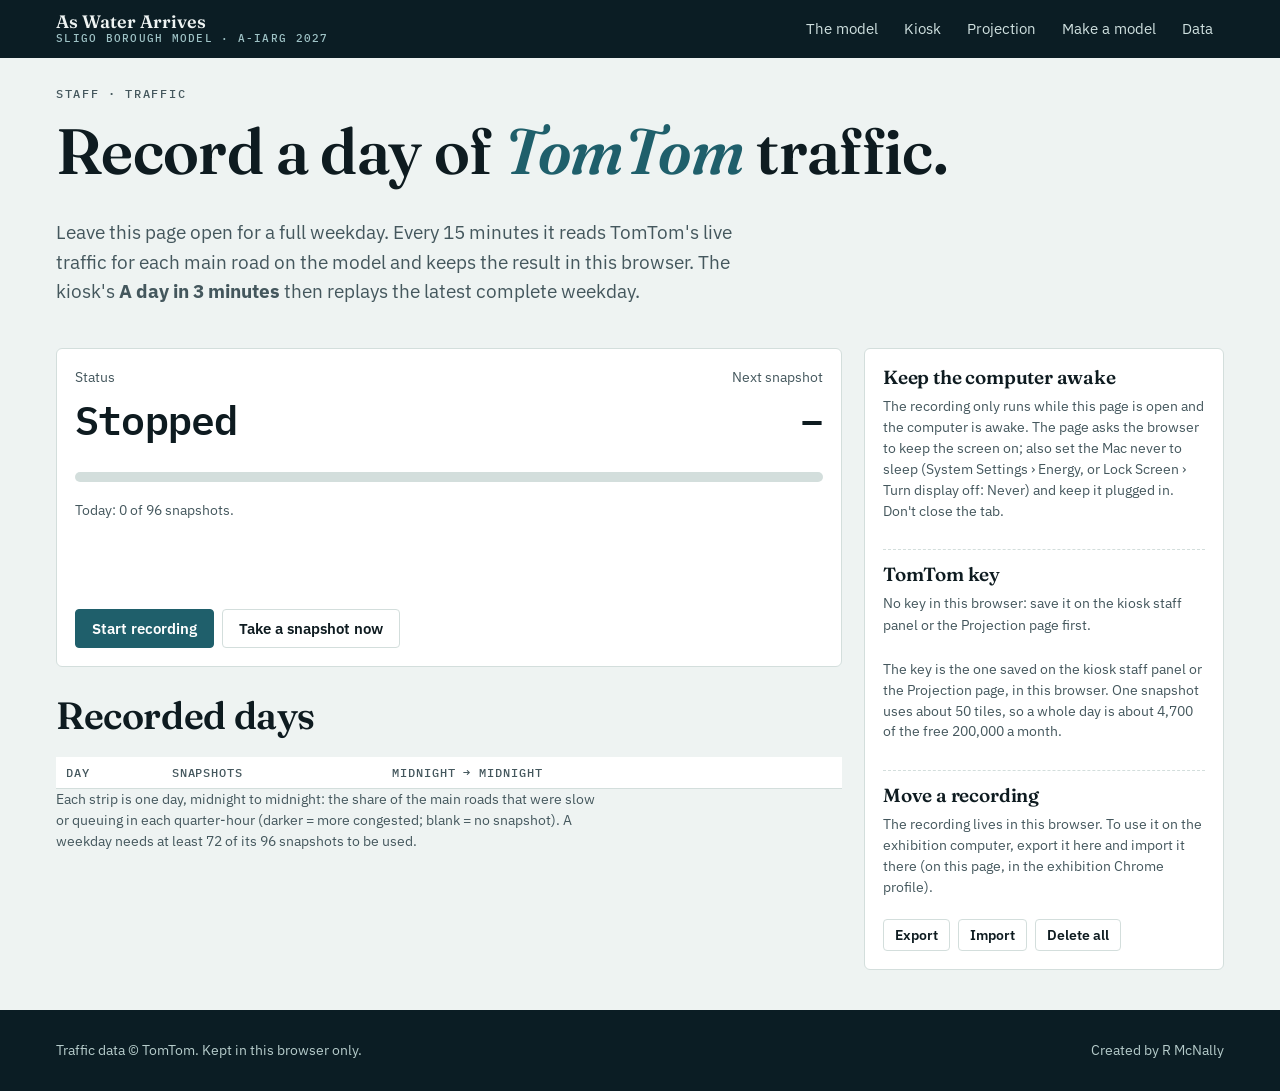
<file: record.html>
<!doctype html>
<html lang="en">
<head>
<meta charset="utf-8">
<meta name="viewport" content="width=device-width,initial-scale=1,viewport-fit=cover">
<title>Record traffic · As Water Arrives</title>
<meta name="robots" content="noindex">
<link rel="preconnect" href="https://fonts.googleapis.com">
<link rel="preconnect" href="https://fonts.gstatic.com" crossorigin>
<link rel="stylesheet" href="https://fonts.googleapis.com/css2?family=Fraunces:ital,opsz,wght@0,9..144,500;0,9..144,600;1,9..144,500&family=IBM+Plex+Sans:wght@400;500;600&family=IBM+Plex+Mono:wght@400;500&display=swap">
<link rel="stylesheet" href="css/site.css">
<style>
  .rec { display: grid; grid-template-columns: minmax(0, 1fr) 360px; gap: 22px; padding: 22px 0 40px; align-items: start }
  @media (max-width: 860px) { .rec { grid-template-columns: 1fr } }
  .big { font: 600 40px var(--f-mono); letter-spacing: -.02em }
  .bar { height: 10px; background: var(--line); border-radius: 5px; overflow: hidden; margin: 8px 0 4px }
  .bar i { display: block; height: 100%; background: var(--sea) }
  table { border-collapse: collapse; width: 100%; font-size: 14.5px; background: var(--paper) }
  th, td { text-align: left; padding: 8px 10px; border-bottom: 1px solid var(--line) }
  th { font: 500 11.5px var(--f-mono); letter-spacing: .08em; text-transform: uppercase; color: var(--ink-2) }
  .strip { display: flex; height: 18px; border-radius: 3px; overflow: hidden; min-width: 200px }
  .strip i { flex: 1 }
</style>
</head>
<body>
<header class="top">
  <div class="wrap">
    <a class="brand" href="index.html"><b>As Water Arrives</b><span>Sligo borough model · A-IARG 2027</span></a>
    <nav aria-label="Pages"><a href="index.html">The model</a><a href="kiosk.html">Kiosk</a><a href="project.html">Projection</a><a href="model.html">Make a model</a><a href="data.html">Data</a></nav>
  </div>
</header>
<main>
  <div class="wrap">
    <section style="padding:28px 0 0">
      <div class="eyebrow">Staff · traffic</div>
      <h1>Record a day of <em>TomTom</em> traffic.</h1>
      <p class="lede">Leave this page open for a full weekday. Every 15 minutes it reads TomTom's live traffic for each main road on the model and keeps the result in this browser. The kiosk's <b>A day in 3 minutes</b> then replays the latest complete weekday.</p>
    </section>
    <div class="rec">
      <div>
        <div class="panel">
          <div class="row" style="justify-content:space-between;align-items:baseline">
            <div><div class="note">Status</div><div class="big" id="state">Stopped</div></div>
            <div style="text-align:right"><div class="note">Next snapshot</div><div class="big" id="next">–</div></div>
          </div>
          <div class="bar"><i id="prog" style="width:0"></i></div>
          <p class="note" id="progTxt"></p>
          <p class="status" id="msg"></p>
          <div class="row" style="margin-top:12px;flex-wrap:wrap;gap:8px">
            <button type="button" class="btn primary" id="go">Start recording</button>
            <button type="button" class="btn" id="now">Take a snapshot now</button>
          </div>
        </div>
        <h2 style="margin-top:28px">Recorded days</h2>
        <div style="overflow-x:auto"><table id="days"></table></div>
        <p class="note">Each strip is one day, midnight to midnight: the share of the main roads that were slow or queuing in each quarter-hour (darker = more congested; blank = no snapshot). A weekday needs at least 72 of its 96 snapshots to be used.</p>
      </div>
      <aside class="panel">
        <div class="grp">
          <h3>Keep the computer awake</h3>
          <p class="note">The recording only runs while this page is open and the computer is awake. The page asks the browser to keep the screen on; also set the Mac never to sleep (System Settings › Energy, or Lock Screen › Turn display off: Never) and keep it plugged in. Don't close the tab.</p>
        </div>
        <div class="grp">
          <h3>TomTom key</h3>
          <p class="status" id="key"></p>
          <p class="note">The key is the one saved on the kiosk staff panel or the Projection page, in this browser. One snapshot uses about 50 tiles, so a whole day is about 4,700 of the free 200,000 a month.</p>
        </div>
        <div class="grp">
          <h3>Move a recording</h3>
          <p class="note">The recording lives in this browser. To use it on the exhibition computer, export it here and import it there (on this page, in the exhibition Chrome profile).</p>
          <div class="row" style="gap:8px;flex-wrap:wrap">
            <button type="button" class="btn sm" id="exp">Export</button>
            <label class="btn sm" style="cursor:pointer">Import<input type="file" id="imp" accept=".json,application/json" hidden></label>
            <button type="button" class="btn sm" id="clr">Delete all</button>
          </div>
        </div>
      </aside>
    </div>
  </div>
</main>
<footer class="foot"><div class="wrap"><span>Traffic data © TomTom. Kept in this browser only.</span><span>Created by R McNally</span></div></footer>
<script src="js/common.js"></script>
<script src="js/typical.js"></script>
<script src="js/traffic.js"></script>
<script src="js/trafficrec.js"></script>
<script src="js/record.js"></script>
</body>
</html>
</file>
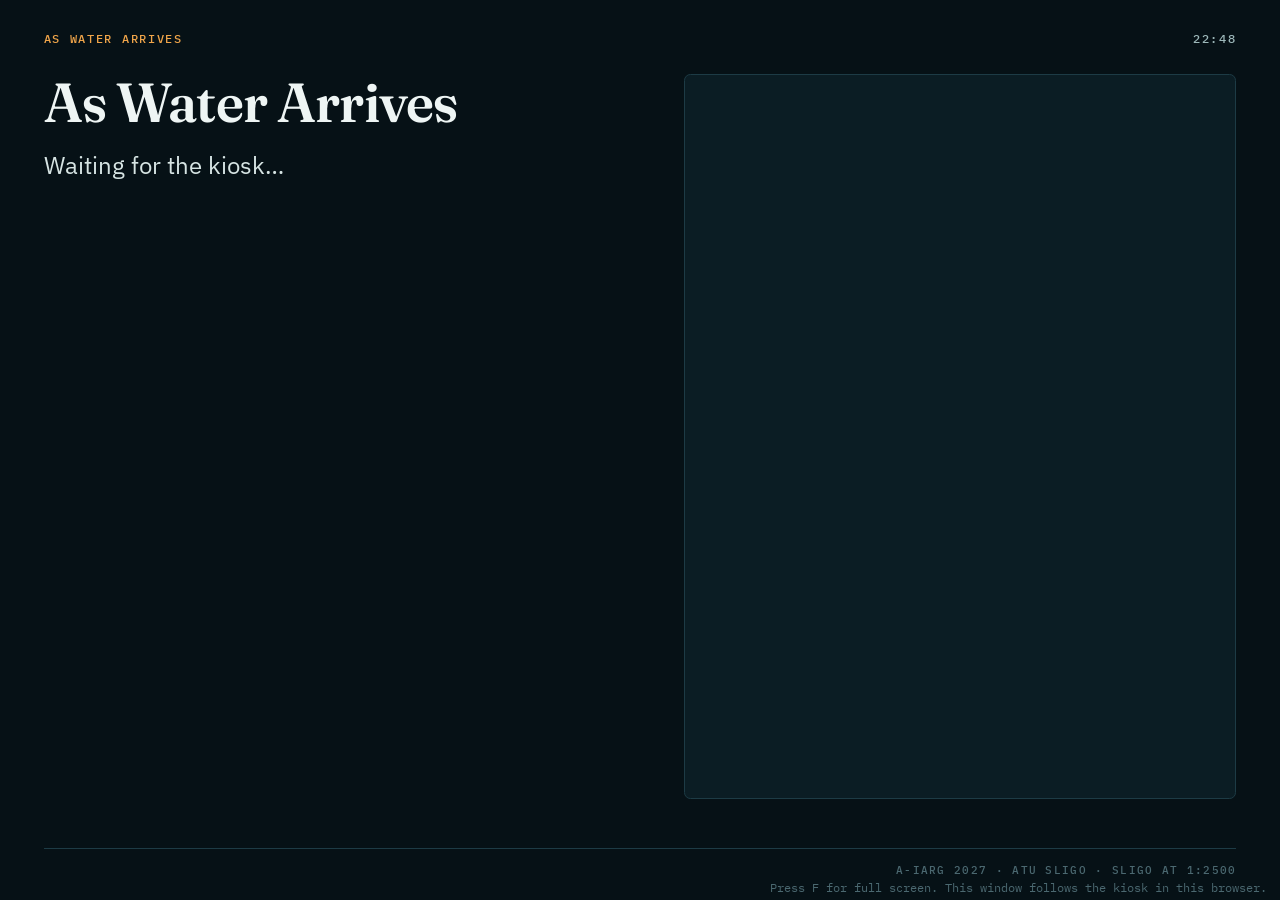
<file: screen.html>
<!doctype html>
<html lang="en">
<head>
<meta charset="utf-8">
<meta name="viewport" content="width=device-width,initial-scale=1">
<title>As Water Arrives · story screen</title>
<meta name="robots" content="noindex">
<link rel="preconnect" href="https://fonts.googleapis.com">
<link rel="preconnect" href="https://fonts.gstatic.com" crossorigin>
<link rel="stylesheet" href="https://fonts.googleapis.com/css2?family=Fraunces:ital,opsz,wght@0,9..144,500;0,9..144,600;1,9..144,500&family=IBM+Plex+Sans:wght@400;500;600&family=IBM+Plex+Mono:wght@400;500&display=swap">
<link rel="stylesheet" href="css/screen.css">
</head>
<body>
<!-- The large monitor beside the model. It follows the kiosk (same Chrome profile, same computer) and explains what the model shows. -->
<main class="s" id="s">
  <header class="s-top">
    <span class="s-kicker" id="kicker">As Water Arrives</span>
    <span class="s-steps" id="steps"></span>
    <span class="s-clock" id="clock"></span>
  </header>
  <section class="s-words" id="words">
    <h1 id="h">As Water Arrives</h1>
    <p class="s-water" id="water" hidden></p>
    <p class="s-text" id="text">Waiting for the kiosk…</p>
    <div class="s-stats" id="stats"></div>
  </section>
  <aside class="s-side">
    <figure class="s-pic" id="pic">
      <img id="img" alt="">
      <figcaption id="cap"></figcaption>
    </figure>
    <div class="s-chart" id="chart" hidden></div>
  </aside>
  <footer class="s-foot">
    <div class="s-legend" id="legend"></div>
    <div class="s-org">A-IARG 2027 · ATU Sligo · Sligo at 1:2500</div>
  </footer>
</main>
<p class="s-help" id="help">Press F for full screen. This window follows the kiosk in this browser.</p>
<script src="js/common.js"></script>
<script src="js/screen.js"></script>
</body>
</html>
</file>
<file: css/site.css>
/* As Water Arrives · Sligo borough model — shared style for the public pages.
   Palette from the conference image: Atlantic water, foam, lichen on the cliff edge. */
:root {
  --deep: #0b1d24;        /* Atlantic, near black */
  --sea: #1f5f6b;         /* water */
  --sea-2: #2f8796;
  --foam: #eef3f2;        /* page */
  --paper: #ffffff;
  --ink: #0e1b20;
  --ink-2: #44575d;
  --line: #d3dedc;
  --lichen: #d9822b;      /* accent */
  --lichen-2: #f0a54a;
  --rock: #a8977f;
  --ok: #2f8a5a;
  --r: 4px;
  --f-head: "Fraunces", Georgia, "Times New Roman", serif;
  --f-body: "IBM Plex Sans", "Helvetica Neue", Arial, sans-serif;
  --f-mono: "IBM Plex Mono", ui-monospace, Menlo, Consolas, monospace;
  color-scheme: light;
}
* { box-sizing: border-box }
[hidden] { display: none !important }
html { -webkit-text-size-adjust: 100% }
body { margin: 0; background: var(--foam); color: var(--ink); font: 16px/1.55 var(--f-body) }
a { color: var(--sea) }
a:hover { color: var(--lichen) }
img { max-width: 100%; display: block }
:focus-visible { outline: 2px solid var(--lichen); outline-offset: 2px }
.wrap { max-width: 1200px; margin: 0 auto; padding: 0 max(16px, env(safe-area-inset-left)) }
h1, h2, h3 { font-family: var(--f-head); font-weight: 600; line-height: 1.12; letter-spacing: -.01em; text-wrap: balance; margin: 0 0 .5em }
h1 { font-size: clamp(34px, 5.4vw, 64px) }
h1 em, h2 em { font-style: italic; color: var(--sea) }
h2 { font-size: clamp(26px, 3.2vw, 38px) }
h3 { font-size: 21px }
p { margin: 0 0 1em; max-width: 68ch }
.eyebrow { font: 500 12px/1.4 var(--f-mono); letter-spacing: .14em; text-transform: uppercase; color: var(--ink-2); margin-bottom: 12px }
.mono { font-family: var(--f-mono) }
.dim { color: var(--ink-2) }

/* top bar */
header.top { background: var(--deep); color: var(--foam); position: sticky; top: 0; z-index: 20 }
header.top .wrap { display: flex; align-items: center; gap: 20px; min-height: 58px; flex-wrap: wrap }
.brand { color: var(--foam); text-decoration: none; display: flex; flex-direction: column; line-height: 1.15; padding: 8px 0 }
.brand b { font: 600 18px/1.1 var(--f-head) }
.brand span { font: 500 10.5px/1.3 var(--f-mono); letter-spacing: .12em; text-transform: uppercase; color: #9fc3c6 }
header.top nav { margin-left: auto; display: flex; gap: 4px; flex-wrap: wrap }
header.top nav a { color: #cfe0df; text-decoration: none; font-size: 14.5px; padding: 8px 11px; border-radius: var(--r) }
header.top nav a:hover { color: #fff; background: rgba(255,255,255,.07) }
header.top nav a[aria-current="page"] { color: var(--lichen-2); box-shadow: inset 0 -2px 0 var(--lichen-2); border-radius: 0 }

/* sections */
section { padding: 56px 0 }
section.alt { background: var(--paper); border-top: 1px solid var(--line); border-bottom: 1px solid var(--line) }
.lede { font-size: 19px; color: var(--ink-2); max-width: 62ch }
.grid2 { display: grid; grid-template-columns: repeat(auto-fit, minmax(min(100%, 320px), 1fr)); gap: 28px }
.grid3 { display: grid; grid-template-columns: repeat(auto-fit, minmax(min(100%, 260px), 1fr)); gap: 20px }
.card { background: var(--paper); border: 1px solid var(--line); border-radius: 6px; padding: 22px; display: flex; flex-direction: column; gap: 8px }
.card h3 { margin: 0 }
.card .go { margin-top: auto; font-weight: 600; text-decoration: none }
.card .num { font: 500 12px var(--f-mono); color: var(--lichen); letter-spacing: .1em }
dl.spec { display: grid; grid-template-columns: max-content 1fr; gap: 6px 16px; margin: 0; font-size: 14.5px }
dl.spec dt { color: var(--ink-2); font: 500 12px/1.9 var(--f-mono); text-transform: uppercase; letter-spacing: .08em }
dl.spec dd { margin: 0 }
.note { font-size: 13.5px; color: var(--ink-2) }
.btn { display: inline-flex; align-items: center; gap: 8px; border: 1px solid var(--line); background: var(--paper); color: var(--ink); padding: 9px 16px; border-radius: var(--r); font: 600 14.5px var(--f-body); cursor: pointer; text-decoration: none }
.btn:hover { border-color: var(--sea) }
.btn.primary { background: var(--sea); border-color: var(--sea); color: #fff }
.btn.primary:hover { background: var(--deep) }
.btn:disabled { opacity: .5; cursor: progress }
.btn.sm { padding: 6px 11px; font-size: 13.5px }
label.row, .row { display: flex; align-items: center; gap: 10px; flex-wrap: wrap }
label.row:has(> input[type=checkbox]) { flex-wrap: nowrap; align-items: flex-start }
label.row > input[type=checkbox] { flex: none; margin-top: 3px }
select, input[type=number], input[type=text] { font: 15px var(--f-body); padding: 7px 9px; border: 1px solid var(--line); border-radius: var(--r); background: #fff; color: var(--ink); min-width: 0 }
input[type=range] { accent-color: var(--sea); width: 100% }
input[type=checkbox] { accent-color: var(--sea); width: 17px; height: 17px }

/* hero on the start page */
.hero { position: relative; color: #fff; background: var(--deep) }
.hero .img { position: absolute; inset: 0; background: url(../img/atlantic-edge.jpg) center 40%/cover; opacity: .55 }
.hero .shade { position: absolute; inset: 0; background: linear-gradient(180deg, rgba(11,29,36,.15), rgba(11,29,36,.88) 78%) }
.hero .wrap { position: relative; padding-top: 120px; padding-bottom: 54px }
.hero h1 { color: #fff; max-width: 16ch }
.hero h1 em { color: var(--lichen-2) }
.hero .lede { color: #d9e6e5 }
.hero .eyebrow { color: #b9d3d3 }
.hero .meta { display: flex; gap: 26px; flex-wrap: wrap; margin-top: 26px; font: 500 13px/1.5 var(--f-mono); letter-spacing: .06em; text-transform: uppercase; color: #cfe0df }
.hero .meta b { display: block; color: #fff; font: 600 20px/1.3 var(--f-head); letter-spacing: 0; text-transform: none }

/* model ring graphic */
.ring { width: 100%; aspect-ratio: 1; border-radius: 50%; background: radial-gradient(circle at 50% 50%, #fff 0 58%, transparent 58.4%), conic-gradient(var(--sea) 0 25%, var(--sea-2) 0 50%, var(--sea) 0 75%, var(--sea-2) 0); }

footer.foot { background: var(--deep); color: #b6cccb; font-size: 13.5px; padding: 30px 0 calc(30px + env(safe-area-inset-bottom)) }
footer.foot a { color: #e3eeed }
footer.foot .wrap { display: flex; gap: 24px; flex-wrap: wrap; justify-content: space-between }

/* tool pages */
.tool { display: grid; grid-template-columns: minmax(0, 1fr) 380px; gap: 22px; align-items: start; padding: 22px 0 40px }
.panel { background: var(--paper); border: 1px solid var(--line); border-radius: 6px; padding: 18px; display: flex; flex-direction: column; gap: 14px }
.panel h3 { font-size: 19px; margin: 0 }
.panel .grp { display: flex; flex-direction: column; gap: 8px; padding-bottom: 14px; border-bottom: 1px dashed var(--line) }
.panel .grp:last-child { border-bottom: 0; padding-bottom: 0 }
.panel .lab { font: 500 11.5px var(--f-mono); letter-spacing: .1em; text-transform: uppercase; color: var(--ink-2) }
.seg { display: flex; border: 1px solid var(--line); border-radius: var(--r); overflow: hidden; flex-wrap: wrap }
.seg button { flex: 1; border: 0; background: #fff; padding: 8px 10px; font: 500 14px var(--f-body); cursor: pointer; color: var(--ink-2); min-width: 0 }
.seg button[aria-pressed="true"] { background: var(--sea); color: #fff }
.mapbox { position: relative; border-radius: 6px; overflow: hidden; border: 1px solid var(--line); background: var(--deep); min-height: 560px; height: calc(100vh - 150px); max-height: 860px }
.mapbox #map { position: absolute; inset: 0 }
.status { font-size: 14px; color: var(--ink-2); min-height: 1.5em }
.status.err { color: #b3261e }
.prog { height: 6px; background: var(--line); border-radius: 3px; overflow: hidden }
.prog i { display: block; height: 100%; width: 0; background: var(--lichen); transition: width .2s }
@media (max-width: 900px) {
  .tool { grid-template-columns: minmax(0, 1fr) }
  .mapbox { height: 62vh; min-height: 380px }
}
@media (max-width: 640px) {
  header.top nav { margin-left: 0 }
  section { padding: 40px 0 }
  .hero .wrap { padding-top: 70px }
}
</file>
<file: vendor/maplibre-gl.css>
.maplibregl-map{font:12px/20px Helvetica Neue,Arial,Helvetica,sans-serif;overflow:hidden;position:relative;-webkit-tap-highlight-color:rgb(0 0 0/0)}.maplibregl-canvas{left:0;position:absolute;top:0}.maplibregl-map:fullscreen{height:100%;width:100%}.maplibregl-ctrl-group button.maplibregl-ctrl-compass{touch-action:none}.maplibregl-canvas-container.maplibregl-interactive,.maplibregl-ctrl-group button.maplibregl-ctrl-compass{cursor:grab;-webkit-user-select:none;-moz-user-select:none;user-select:none}.maplibregl-canvas-container.maplibregl-interactive.maplibregl-track-pointer{cursor:pointer}.maplibregl-canvas-container.maplibregl-interactive:active,.maplibregl-ctrl-group button.maplibregl-ctrl-compass:active{cursor:grabbing}.maplibregl-canvas-container.maplibregl-touch-zoom-rotate,.maplibregl-canvas-container.maplibregl-touch-zoom-rotate .maplibregl-canvas{touch-action:pan-x pan-y}.maplibregl-canvas-container.maplibregl-touch-drag-pan,.maplibregl-canvas-container.maplibregl-touch-drag-pan .maplibregl-canvas{touch-action:pinch-zoom}.maplibregl-canvas-container.maplibregl-touch-zoom-rotate.maplibregl-touch-drag-pan,.maplibregl-canvas-container.maplibregl-touch-zoom-rotate.maplibregl-touch-drag-pan .maplibregl-canvas{touch-action:none}.maplibregl-canvas-container.maplibregl-touch-drag-pan.maplibregl-cooperative-gestures,.maplibregl-canvas-container.maplibregl-touch-drag-pan.maplibregl-cooperative-gestures .maplibregl-canvas{touch-action:pan-x pan-y}.maplibregl-ctrl-bottom-left,.maplibregl-ctrl-bottom-right,.maplibregl-ctrl-top-left,.maplibregl-ctrl-top-right{pointer-events:none;position:absolute;z-index:2}.maplibregl-ctrl-top-left{left:0;top:0}.maplibregl-ctrl-top-right{right:0;top:0}.maplibregl-ctrl-bottom-left{bottom:0;left:0}.maplibregl-ctrl-bottom-right{bottom:0;right:0}.maplibregl-ctrl{clear:both;pointer-events:auto;transform:translate(0)}.maplibregl-ctrl-top-left .maplibregl-ctrl{float:left;margin:10px 0 0 10px}.maplibregl-ctrl-top-right .maplibregl-ctrl{float:right;margin:10px 10px 0 0}.maplibregl-ctrl-bottom-left .maplibregl-ctrl{float:left;margin:0 0 10px 10px}.maplibregl-ctrl-bottom-right .maplibregl-ctrl{float:right;margin:0 10px 10px 0}.maplibregl-ctrl-group{background:#fff;border-radius:4px}.maplibregl-ctrl-group:not(:empty){box-shadow:0 0 0 2px rgba(0,0,0,.1)}@media (forced-colors:active){.maplibregl-ctrl-group:not(:empty){box-shadow:0 0 0 2px ButtonText}}.maplibregl-ctrl-group button{background-color:transparent;border:0;box-sizing:border-box;cursor:pointer;display:block;height:29px;outline:none;padding:0;width:29px}.maplibregl-ctrl-group button+button{border-top:1px solid #ddd}.maplibregl-ctrl button .maplibregl-ctrl-icon{background-position:50%;background-repeat:no-repeat;display:block;height:100%;width:100%}@media (forced-colors:active){.maplibregl-ctrl-icon{background-color:transparent}.maplibregl-ctrl-group button+button{border-top:1px solid ButtonText}}.maplibregl-ctrl button::-moz-focus-inner{border:0;padding:0}.maplibregl-ctrl-attrib-button:focus,.maplibregl-ctrl-group button:focus{box-shadow:0 0 2px 2px #0096ff}.maplibregl-ctrl button:disabled{cursor:not-allowed}.maplibregl-ctrl button:disabled .maplibregl-ctrl-icon{opacity:.25}.maplibregl-ctrl button:not(:disabled):hover{background-color:rgb(0 0 0/5%)}.maplibregl-ctrl-group button:focus:focus-visible{box-shadow:0 0 2px 2px #0096ff}.maplibregl-ctrl-group button:focus:not(:focus-visible){box-shadow:none}.maplibregl-ctrl-group button:focus:first-child{border-radius:4px 4px 0 0}.maplibregl-ctrl-group button:focus:last-child{border-radius:0 0 4px 4px}.maplibregl-ctrl-group button:focus:only-child{border-radius:inherit}.maplibregl-ctrl button.maplibregl-ctrl-zoom-out .maplibregl-ctrl-icon{background-image:url("data:image/svg+xml;charset=utf-8,%3Csvg xmlns='http://www.w3.org/2000/svg' width='29' height='29' fill='%23333' viewBox='0 0 29 29'%3E%3Cpath d='M10 13c-.75 0-1.5.75-1.5 1.5S9.25 16 10 16h9c.75 0 1.5-.75 1.5-1.5S19.75 13 19 13z'/%3E%3C/svg%3E")}.maplibregl-ctrl button.maplibregl-ctrl-zoom-in .maplibregl-ctrl-icon{background-image:url("data:image/svg+xml;charset=utf-8,%3Csvg xmlns='http://www.w3.org/2000/svg' width='29' height='29' fill='%23333' viewBox='0 0 29 29'%3E%3Cpath d='M14.5 8.5c-.75 0-1.5.75-1.5 1.5v3h-3c-.75 0-1.5.75-1.5 1.5S9.25 16 10 16h3v3c0 .75.75 1.5 1.5 1.5S16 19.75 16 19v-3h3c.75 0 1.5-.75 1.5-1.5S19.75 13 19 13h-3v-3c0-.75-.75-1.5-1.5-1.5'/%3E%3C/svg%3E")}@media (forced-colors:active){.maplibregl-ctrl button.maplibregl-ctrl-zoom-out .maplibregl-ctrl-icon{background-image:url("data:image/svg+xml;charset=utf-8,%3Csvg xmlns='http://www.w3.org/2000/svg' width='29' height='29' fill='%23fff' viewBox='0 0 29 29'%3E%3Cpath d='M10 13c-.75 0-1.5.75-1.5 1.5S9.25 16 10 16h9c.75 0 1.5-.75 1.5-1.5S19.75 13 19 13z'/%3E%3C/svg%3E")}.maplibregl-ctrl button.maplibregl-ctrl-zoom-in .maplibregl-ctrl-icon{background-image:url("data:image/svg+xml;charset=utf-8,%3Csvg xmlns='http://www.w3.org/2000/svg' width='29' height='29' fill='%23fff' viewBox='0 0 29 29'%3E%3Cpath d='M14.5 8.5c-.75 0-1.5.75-1.5 1.5v3h-3c-.75 0-1.5.75-1.5 1.5S9.25 16 10 16h3v3c0 .75.75 1.5 1.5 1.5S16 19.75 16 19v-3h3c.75 0 1.5-.75 1.5-1.5S19.75 13 19 13h-3v-3c0-.75-.75-1.5-1.5-1.5'/%3E%3C/svg%3E")}}@media (forced-colors:active) and (prefers-color-scheme:light){.maplibregl-ctrl button.maplibregl-ctrl-zoom-out .maplibregl-ctrl-icon{background-image:url("data:image/svg+xml;charset=utf-8,%3Csvg xmlns='http://www.w3.org/2000/svg' width='29' height='29' viewBox='0 0 29 29'%3E%3Cpath d='M10 13c-.75 0-1.5.75-1.5 1.5S9.25 16 10 16h9c.75 0 1.5-.75 1.5-1.5S19.75 13 19 13z'/%3E%3C/svg%3E")}.maplibregl-ctrl button.maplibregl-ctrl-zoom-in .maplibregl-ctrl-icon{background-image:url("data:image/svg+xml;charset=utf-8,%3Csvg xmlns='http://www.w3.org/2000/svg' width='29' height='29' viewBox='0 0 29 29'%3E%3Cpath d='M14.5 8.5c-.75 0-1.5.75-1.5 1.5v3h-3c-.75 0-1.5.75-1.5 1.5S9.25 16 10 16h3v3c0 .75.75 1.5 1.5 1.5S16 19.75 16 19v-3h3c.75 0 1.5-.75 1.5-1.5S19.75 13 19 13h-3v-3c0-.75-.75-1.5-1.5-1.5'/%3E%3C/svg%3E")}}.maplibregl-ctrl button.maplibregl-ctrl-fullscreen .maplibregl-ctrl-icon{background-image:url("data:image/svg+xml;charset=utf-8,%3Csvg xmlns='http://www.w3.org/2000/svg' width='29' height='29' fill='%23333' viewBox='0 0 29 29'%3E%3Cpath d='M24 16v5.5c0 1.75-.75 2.5-2.5 2.5H16v-1l3-1.5-4-5.5 1-1 5.5 4 1.5-3zM6 16l1.5 3 5.5-4 1 1-4 5.5 3 1.5v1H7.5C5.75 24 5 23.25 5 21.5V16zm7-11v1l-3 1.5 4 5.5-1 1-5.5-4L6 13H5V7.5C5 5.75 5.75 5 7.5 5zm11 2.5c0-1.75-.75-2.5-2.5-2.5H16v1l3 1.5-4 5.5 1 1 5.5-4 1.5 3h1z'/%3E%3C/svg%3E")}.maplibregl-ctrl button.maplibregl-ctrl-shrink .maplibregl-ctrl-icon{background-image:url("data:image/svg+xml;charset=utf-8,%3Csvg xmlns='http://www.w3.org/2000/svg' width='29' height='29' viewBox='0 0 29 29'%3E%3Cpath d='M18.5 16c-1.75 0-2.5.75-2.5 2.5V24h1l1.5-3 5.5 4 1-1-4-5.5 3-1.5v-1zM13 18.5c0-1.75-.75-2.5-2.5-2.5H5v1l3 1.5L4 24l1 1 5.5-4 1.5 3h1zm3-8c0 1.75.75 2.5 2.5 2.5H24v-1l-3-1.5L25 5l-1-1-5.5 4L17 5h-1zM10.5 13c1.75 0 2.5-.75 2.5-2.5V5h-1l-1.5 3L5 4 4 5l4 5.5L5 12v1z'/%3E%3C/svg%3E")}@media (forced-colors:active){.maplibregl-ctrl button.maplibregl-ctrl-fullscreen .maplibregl-ctrl-icon{background-image:url("data:image/svg+xml;charset=utf-8,%3Csvg xmlns='http://www.w3.org/2000/svg' width='29' height='29' fill='%23fff' viewBox='0 0 29 29'%3E%3Cpath d='M24 16v5.5c0 1.75-.75 2.5-2.5 2.5H16v-1l3-1.5-4-5.5 1-1 5.5 4 1.5-3zM6 16l1.5 3 5.5-4 1 1-4 5.5 3 1.5v1H7.5C5.75 24 5 23.25 5 21.5V16zm7-11v1l-3 1.5 4 5.5-1 1-5.5-4L6 13H5V7.5C5 5.75 5.75 5 7.5 5zm11 2.5c0-1.75-.75-2.5-2.5-2.5H16v1l3 1.5-4 5.5 1 1 5.5-4 1.5 3h1z'/%3E%3C/svg%3E")}.maplibregl-ctrl button.maplibregl-ctrl-shrink .maplibregl-ctrl-icon{background-image:url("data:image/svg+xml;charset=utf-8,%3Csvg xmlns='http://www.w3.org/2000/svg' width='29' height='29' fill='%23fff' viewBox='0 0 29 29'%3E%3Cpath d='M18.5 16c-1.75 0-2.5.75-2.5 2.5V24h1l1.5-3 5.5 4 1-1-4-5.5 3-1.5v-1zM13 18.5c0-1.75-.75-2.5-2.5-2.5H5v1l3 1.5L4 24l1 1 5.5-4 1.5 3h1zm3-8c0 1.75.75 2.5 2.5 2.5H24v-1l-3-1.5L25 5l-1-1-5.5 4L17 5h-1zM10.5 13c1.75 0 2.5-.75 2.5-2.5V5h-1l-1.5 3L5 4 4 5l4 5.5L5 12v1z'/%3E%3C/svg%3E")}}@media (forced-colors:active) and (prefers-color-scheme:light){.maplibregl-ctrl button.maplibregl-ctrl-fullscreen .maplibregl-ctrl-icon{background-image:url("data:image/svg+xml;charset=utf-8,%3Csvg xmlns='http://www.w3.org/2000/svg' width='29' height='29' viewBox='0 0 29 29'%3E%3Cpath d='M24 16v5.5c0 1.75-.75 2.5-2.5 2.5H16v-1l3-1.5-4-5.5 1-1 5.5 4 1.5-3zM6 16l1.5 3 5.5-4 1 1-4 5.5 3 1.5v1H7.5C5.75 24 5 23.25 5 21.5V16zm7-11v1l-3 1.5 4 5.5-1 1-5.5-4L6 13H5V7.5C5 5.75 5.75 5 7.5 5zm11 2.5c0-1.75-.75-2.5-2.5-2.5H16v1l3 1.5-4 5.5 1 1 5.5-4 1.5 3h1z'/%3E%3C/svg%3E")}.maplibregl-ctrl button.maplibregl-ctrl-shrink .maplibregl-ctrl-icon{background-image:url("data:image/svg+xml;charset=utf-8,%3Csvg xmlns='http://www.w3.org/2000/svg' width='29' height='29' viewBox='0 0 29 29'%3E%3Cpath d='M18.5 16c-1.75 0-2.5.75-2.5 2.5V24h1l1.5-3 5.5 4 1-1-4-5.5 3-1.5v-1zM13 18.5c0-1.75-.75-2.5-2.5-2.5H5v1l3 1.5L4 24l1 1 5.5-4 1.5 3h1zm3-8c0 1.75.75 2.5 2.5 2.5H24v-1l-3-1.5L25 5l-1-1-5.5 4L17 5h-1zM10.5 13c1.75 0 2.5-.75 2.5-2.5V5h-1l-1.5 3L5 4 4 5l4 5.5L5 12v1z'/%3E%3C/svg%3E")}}.maplibregl-ctrl button.maplibregl-ctrl-compass .maplibregl-ctrl-icon{background-image:url("data:image/svg+xml;charset=utf-8,%3Csvg xmlns='http://www.w3.org/2000/svg' width='29' height='29' fill='%23333' viewBox='0 0 29 29'%3E%3Cpath d='m10.5 14 4-8 4 8z'/%3E%3Cpath fill='%23ccc' d='m10.5 16 4 8 4-8z'/%3E%3C/svg%3E")}@media (forced-colors:active){.maplibregl-ctrl button.maplibregl-ctrl-compass .maplibregl-ctrl-icon{background-image:url("data:image/svg+xml;charset=utf-8,%3Csvg xmlns='http://www.w3.org/2000/svg' width='29' height='29' fill='%23fff' viewBox='0 0 29 29'%3E%3Cpath d='m10.5 14 4-8 4 8z'/%3E%3Cpath fill='%23ccc' d='m10.5 16 4 8 4-8z'/%3E%3C/svg%3E")}}@media (forced-colors:active) and (prefers-color-scheme:light){.maplibregl-ctrl button.maplibregl-ctrl-compass .maplibregl-ctrl-icon{background-image:url("data:image/svg+xml;charset=utf-8,%3Csvg xmlns='http://www.w3.org/2000/svg' width='29' height='29' viewBox='0 0 29 29'%3E%3Cpath d='m10.5 14 4-8 4 8z'/%3E%3Cpath fill='%23ccc' d='m10.5 16 4 8 4-8z'/%3E%3C/svg%3E")}}.maplibregl-ctrl button.maplibregl-ctrl-terrain .maplibregl-ctrl-icon{background-image:url("data:image/svg+xml;charset=utf-8,%3Csvg xmlns='http://www.w3.org/2000/svg' width='22' height='22' fill='%23333' viewBox='0 0 22 22'%3E%3Cpath d='m1.754 13.406 4.453-4.851 3.09 3.09 3.281 3.277.969-.969-3.309-3.312 3.844-4.121 6.148 6.886h1.082v-.855l-7.207-8.07-4.84 5.187L6.169 6.57l-5.48 5.965v.871ZM.688 16.844h20.625v1.375H.688Zm0 0'/%3E%3C/svg%3E")}.maplibregl-ctrl button.maplibregl-ctrl-terrain-enabled .maplibregl-ctrl-icon{background-image:url("data:image/svg+xml;charset=utf-8,%3Csvg xmlns='http://www.w3.org/2000/svg' width='22' height='22' fill='%2333b5e5' viewBox='0 0 22 22'%3E%3Cpath d='m1.754 13.406 4.453-4.851 3.09 3.09 3.281 3.277.969-.969-3.309-3.312 3.844-4.121 6.148 6.886h1.082v-.855l-7.207-8.07-4.84 5.187L6.169 6.57l-5.48 5.965v.871ZM.688 16.844h20.625v1.375H.688Zm0 0'/%3E%3C/svg%3E")}.maplibregl-ctrl button.maplibregl-ctrl-geolocate .maplibregl-ctrl-icon{background-image:url("data:image/svg+xml;charset=utf-8,%3Csvg xmlns='http://www.w3.org/2000/svg' width='29' height='29' fill='%23333' viewBox='0 0 20 20'%3E%3Cpath d='M10 4C9 4 9 5 9 5v.1A5 5 0 0 0 5.1 9H5s-1 0-1 1 1 1 1 1h.1A5 5 0 0 0 9 14.9v.1s0 1 1 1 1-1 1-1v-.1a5 5 0 0 0 3.9-3.9h.1s1 0 1-1-1-1-1-1h-.1A5 5 0 0 0 11 5.1V5s0-1-1-1m0 2.5a3.5 3.5 0 1 1 0 7 3.5 3.5 0 1 1 0-7'/%3E%3Ccircle cx='10' cy='10' r='2'/%3E%3C/svg%3E")}.maplibregl-ctrl button.maplibregl-ctrl-geolocate:disabled .maplibregl-ctrl-icon{background-image:url("data:image/svg+xml;charset=utf-8,%3Csvg xmlns='http://www.w3.org/2000/svg' width='29' height='29' fill='%23aaa' viewBox='0 0 20 20'%3E%3Cpath d='M10 4C9 4 9 5 9 5v.1A5 5 0 0 0 5.1 9H5s-1 0-1 1 1 1 1 1h.1A5 5 0 0 0 9 14.9v.1s0 1 1 1 1-1 1-1v-.1a5 5 0 0 0 3.9-3.9h.1s1 0 1-1-1-1-1-1h-.1A5 5 0 0 0 11 5.1V5s0-1-1-1m0 2.5a3.5 3.5 0 1 1 0 7 3.5 3.5 0 1 1 0-7'/%3E%3Ccircle cx='10' cy='10' r='2'/%3E%3Cpath fill='red' d='m14 5 1 1-9 9-1-1z'/%3E%3C/svg%3E")}.maplibregl-ctrl button.maplibregl-ctrl-geolocate.maplibregl-ctrl-geolocate-active .maplibregl-ctrl-icon{background-image:url("data:image/svg+xml;charset=utf-8,%3Csvg xmlns='http://www.w3.org/2000/svg' width='29' height='29' fill='%2333b5e5' viewBox='0 0 20 20'%3E%3Cpath d='M10 4C9 4 9 5 9 5v.1A5 5 0 0 0 5.1 9H5s-1 0-1 1 1 1 1 1h.1A5 5 0 0 0 9 14.9v.1s0 1 1 1 1-1 1-1v-.1a5 5 0 0 0 3.9-3.9h.1s1 0 1-1-1-1-1-1h-.1A5 5 0 0 0 11 5.1V5s0-1-1-1m0 2.5a3.5 3.5 0 1 1 0 7 3.5 3.5 0 1 1 0-7'/%3E%3Ccircle cx='10' cy='10' r='2'/%3E%3C/svg%3E")}.maplibregl-ctrl button.maplibregl-ctrl-geolocate.maplibregl-ctrl-geolocate-active-error .maplibregl-ctrl-icon{background-image:url("data:image/svg+xml;charset=utf-8,%3Csvg xmlns='http://www.w3.org/2000/svg' width='29' height='29' fill='%23e58978' viewBox='0 0 20 20'%3E%3Cpath d='M10 4C9 4 9 5 9 5v.1A5 5 0 0 0 5.1 9H5s-1 0-1 1 1 1 1 1h.1A5 5 0 0 0 9 14.9v.1s0 1 1 1 1-1 1-1v-.1a5 5 0 0 0 3.9-3.9h.1s1 0 1-1-1-1-1-1h-.1A5 5 0 0 0 11 5.1V5s0-1-1-1m0 2.5a3.5 3.5 0 1 1 0 7 3.5 3.5 0 1 1 0-7'/%3E%3Ccircle cx='10' cy='10' r='2'/%3E%3C/svg%3E")}.maplibregl-ctrl button.maplibregl-ctrl-geolocate.maplibregl-ctrl-geolocate-background .maplibregl-ctrl-icon{background-image:url("data:image/svg+xml;charset=utf-8,%3Csvg xmlns='http://www.w3.org/2000/svg' width='29' height='29' fill='%2333b5e5' viewBox='0 0 20 20'%3E%3Cpath d='M10 4C9 4 9 5 9 5v.1A5 5 0 0 0 5.1 9H5s-1 0-1 1 1 1 1 1h.1A5 5 0 0 0 9 14.9v.1s0 1 1 1 1-1 1-1v-.1a5 5 0 0 0 3.9-3.9h.1s1 0 1-1-1-1-1-1h-.1A5 5 0 0 0 11 5.1V5s0-1-1-1m0 2.5a3.5 3.5 0 1 1 0 7 3.5 3.5 0 1 1 0-7'/%3E%3C/svg%3E")}.maplibregl-ctrl button.maplibregl-ctrl-geolocate.maplibregl-ctrl-geolocate-background-error .maplibregl-ctrl-icon{background-image:url("data:image/svg+xml;charset=utf-8,%3Csvg xmlns='http://www.w3.org/2000/svg' width='29' height='29' fill='%23e54e33' viewBox='0 0 20 20'%3E%3Cpath d='M10 4C9 4 9 5 9 5v.1A5 5 0 0 0 5.1 9H5s-1 0-1 1 1 1 1 1h.1A5 5 0 0 0 9 14.9v.1s0 1 1 1 1-1 1-1v-.1a5 5 0 0 0 3.9-3.9h.1s1 0 1-1-1-1-1-1h-.1A5 5 0 0 0 11 5.1V5s0-1-1-1m0 2.5a3.5 3.5 0 1 1 0 7 3.5 3.5 0 1 1 0-7'/%3E%3C/svg%3E")}.maplibregl-ctrl button.maplibregl-ctrl-geolocate.maplibregl-ctrl-geolocate-waiting .maplibregl-ctrl-icon{animation:maplibregl-spin 2s linear infinite}@media (forced-colors:active){.maplibregl-ctrl button.maplibregl-ctrl-geolocate .maplibregl-ctrl-icon{background-image:url("data:image/svg+xml;charset=utf-8,%3Csvg xmlns='http://www.w3.org/2000/svg' width='29' height='29' fill='%23fff' viewBox='0 0 20 20'%3E%3Cpath d='M10 4C9 4 9 5 9 5v.1A5 5 0 0 0 5.1 9H5s-1 0-1 1 1 1 1 1h.1A5 5 0 0 0 9 14.9v.1s0 1 1 1 1-1 1-1v-.1a5 5 0 0 0 3.9-3.9h.1s1 0 1-1-1-1-1-1h-.1A5 5 0 0 0 11 5.1V5s0-1-1-1m0 2.5a3.5 3.5 0 1 1 0 7 3.5 3.5 0 1 1 0-7'/%3E%3Ccircle cx='10' cy='10' r='2'/%3E%3C/svg%3E")}.maplibregl-ctrl button.maplibregl-ctrl-geolocate:disabled .maplibregl-ctrl-icon{background-image:url("data:image/svg+xml;charset=utf-8,%3Csvg xmlns='http://www.w3.org/2000/svg' width='29' height='29' fill='%23999' viewBox='0 0 20 20'%3E%3Cpath d='M10 4C9 4 9 5 9 5v.1A5 5 0 0 0 5.1 9H5s-1 0-1 1 1 1 1 1h.1A5 5 0 0 0 9 14.9v.1s0 1 1 1 1-1 1-1v-.1a5 5 0 0 0 3.9-3.9h.1s1 0 1-1-1-1-1-1h-.1A5 5 0 0 0 11 5.1V5s0-1-1-1m0 2.5a3.5 3.5 0 1 1 0 7 3.5 3.5 0 1 1 0-7'/%3E%3Ccircle cx='10' cy='10' r='2'/%3E%3Cpath fill='red' d='m14 5 1 1-9 9-1-1z'/%3E%3C/svg%3E")}.maplibregl-ctrl button.maplibregl-ctrl-geolocate.maplibregl-ctrl-geolocate-active .maplibregl-ctrl-icon{background-image:url("data:image/svg+xml;charset=utf-8,%3Csvg xmlns='http://www.w3.org/2000/svg' width='29' height='29' fill='%2333b5e5' viewBox='0 0 20 20'%3E%3Cpath d='M10 4C9 4 9 5 9 5v.1A5 5 0 0 0 5.1 9H5s-1 0-1 1 1 1 1 1h.1A5 5 0 0 0 9 14.9v.1s0 1 1 1 1-1 1-1v-.1a5 5 0 0 0 3.9-3.9h.1s1 0 1-1-1-1-1-1h-.1A5 5 0 0 0 11 5.1V5s0-1-1-1m0 2.5a3.5 3.5 0 1 1 0 7 3.5 3.5 0 1 1 0-7'/%3E%3Ccircle cx='10' cy='10' r='2'/%3E%3C/svg%3E")}.maplibregl-ctrl button.maplibregl-ctrl-geolocate.maplibregl-ctrl-geolocate-active-error .maplibregl-ctrl-icon{background-image:url("data:image/svg+xml;charset=utf-8,%3Csvg xmlns='http://www.w3.org/2000/svg' width='29' height='29' fill='%23e58978' viewBox='0 0 20 20'%3E%3Cpath d='M10 4C9 4 9 5 9 5v.1A5 5 0 0 0 5.1 9H5s-1 0-1 1 1 1 1 1h.1A5 5 0 0 0 9 14.9v.1s0 1 1 1 1-1 1-1v-.1a5 5 0 0 0 3.9-3.9h.1s1 0 1-1-1-1-1-1h-.1A5 5 0 0 0 11 5.1V5s0-1-1-1m0 2.5a3.5 3.5 0 1 1 0 7 3.5 3.5 0 1 1 0-7'/%3E%3Ccircle cx='10' cy='10' r='2'/%3E%3C/svg%3E")}.maplibregl-ctrl button.maplibregl-ctrl-geolocate.maplibregl-ctrl-geolocate-background .maplibregl-ctrl-icon{background-image:url("data:image/svg+xml;charset=utf-8,%3Csvg xmlns='http://www.w3.org/2000/svg' width='29' height='29' fill='%2333b5e5' viewBox='0 0 20 20'%3E%3Cpath d='M10 4C9 4 9 5 9 5v.1A5 5 0 0 0 5.1 9H5s-1 0-1 1 1 1 1 1h.1A5 5 0 0 0 9 14.9v.1s0 1 1 1 1-1 1-1v-.1a5 5 0 0 0 3.9-3.9h.1s1 0 1-1-1-1-1-1h-.1A5 5 0 0 0 11 5.1V5s0-1-1-1m0 2.5a3.5 3.5 0 1 1 0 7 3.5 3.5 0 1 1 0-7'/%3E%3C/svg%3E")}.maplibregl-ctrl button.maplibregl-ctrl-geolocate.maplibregl-ctrl-geolocate-background-error .maplibregl-ctrl-icon{background-image:url("data:image/svg+xml;charset=utf-8,%3Csvg xmlns='http://www.w3.org/2000/svg' width='29' height='29' fill='%23e54e33' viewBox='0 0 20 20'%3E%3Cpath d='M10 4C9 4 9 5 9 5v.1A5 5 0 0 0 5.1 9H5s-1 0-1 1 1 1 1 1h.1A5 5 0 0 0 9 14.9v.1s0 1 1 1 1-1 1-1v-.1a5 5 0 0 0 3.9-3.9h.1s1 0 1-1-1-1-1-1h-.1A5 5 0 0 0 11 5.1V5s0-1-1-1m0 2.5a3.5 3.5 0 1 1 0 7 3.5 3.5 0 1 1 0-7'/%3E%3C/svg%3E")}}@media (forced-colors:active) and (prefers-color-scheme:light){.maplibregl-ctrl button.maplibregl-ctrl-geolocate .maplibregl-ctrl-icon{background-image:url("data:image/svg+xml;charset=utf-8,%3Csvg xmlns='http://www.w3.org/2000/svg' width='29' height='29' viewBox='0 0 20 20'%3E%3Cpath d='M10 4C9 4 9 5 9 5v.1A5 5 0 0 0 5.1 9H5s-1 0-1 1 1 1 1 1h.1A5 5 0 0 0 9 14.9v.1s0 1 1 1 1-1 1-1v-.1a5 5 0 0 0 3.9-3.9h.1s1 0 1-1-1-1-1-1h-.1A5 5 0 0 0 11 5.1V5s0-1-1-1m0 2.5a3.5 3.5 0 1 1 0 7 3.5 3.5 0 1 1 0-7'/%3E%3Ccircle cx='10' cy='10' r='2'/%3E%3C/svg%3E")}.maplibregl-ctrl button.maplibregl-ctrl-geolocate:disabled .maplibregl-ctrl-icon{background-image:url("data:image/svg+xml;charset=utf-8,%3Csvg xmlns='http://www.w3.org/2000/svg' width='29' height='29' fill='%23666' viewBox='0 0 20 20'%3E%3Cpath d='M10 4C9 4 9 5 9 5v.1A5 5 0 0 0 5.1 9H5s-1 0-1 1 1 1 1 1h.1A5 5 0 0 0 9 14.9v.1s0 1 1 1 1-1 1-1v-.1a5 5 0 0 0 3.9-3.9h.1s1 0 1-1-1-1-1-1h-.1A5 5 0 0 0 11 5.1V5s0-1-1-1m0 2.5a3.5 3.5 0 1 1 0 7 3.5 3.5 0 1 1 0-7'/%3E%3Ccircle cx='10' cy='10' r='2'/%3E%3Cpath fill='red' d='m14 5 1 1-9 9-1-1z'/%3E%3C/svg%3E")}}@keyframes maplibregl-spin{0%{transform:rotate(0deg)}to{transform:rotate(1turn)}}a.maplibregl-ctrl-logo{background-image:url("data:image/svg+xml;charset=utf-8,%3Csvg xmlns='http://www.w3.org/2000/svg' width='88' height='23' fill='none'%3E%3Cpath fill='%23000' fill-opacity='.4' fill-rule='evenodd' d='M17.408 16.796h-1.827l2.501-12.095h.198l3.324 6.533.988 2.19.988-2.19 3.258-6.533h.181l2.6 12.095h-1.81l-1.218-5.644-.362-1.71-.658 1.71-2.929 5.644h-.098l-2.914-5.644-.757-1.71-.345 1.71zm1.958-3.42-.726 3.663a1.255 1.255 0 0 1-1.232 1.011h-1.827a1.255 1.255 0 0 1-1.229-1.509l2.501-12.095a1.255 1.255 0 0 1 1.23-1.001h.197a1.25 1.25 0 0 1 1.12.685l3.19 6.273 3.125-6.263a1.25 1.25 0 0 1 1.123-.695h.181a1.255 1.255 0 0 1 1.227.991l1.443 6.71a5 5 0 0 1 .314-.787l.009-.016a4.6 4.6 0 0 1 1.777-1.887c.782-.46 1.668-.667 2.611-.667a4.6 4.6 0 0 1 1.7.32l.306.134c.21-.16.474-.256.759-.256h1.694a1.255 1.255 0 0 1 1.212.925 1.255 1.255 0 0 1 1.212-.925h1.711c.284 0 .545.094.755.252.613-.3 1.312-.45 2.075-.45 1.356 0 2.557.445 3.482 1.4q.47.48.763 1.064V4.701a1.255 1.255 0 0 1 1.255-1.255h1.86A1.255 1.255 0 0 1 54.44 4.7v9.194h2.217c.19 0 .37.043.532.118v-4.77c0-.356.147-.678.385-.906a2.42 2.42 0 0 1-.682-1.71c0-.665.267-1.253.735-1.7a2.45 2.45 0 0 1 1.722-.674 2.43 2.43 0 0 1 1.705.675q.318.302.504.683V4.7a1.255 1.255 0 0 1 1.255-1.255h1.744A1.255 1.255 0 0 1 65.812 4.7v3.335a4.8 4.8 0 0 1 1.526-.246c.938 0 1.817.214 2.59.69a4.47 4.47 0 0 1 1.67 1.743v-.98a1.255 1.255 0 0 1 1.256-1.256h1.777c.233 0 .451.064.639.174a3.4 3.4 0 0 1 1.567-.372c.346 0 .861.02 1.285.232a1.25 1.25 0 0 1 .689 1.004 4.7 4.7 0 0 1 .853-.588c.795-.44 1.675-.647 2.61-.647 1.385 0 2.65.39 3.525 1.396.836.938 1.168 2.173 1.168 3.528q-.001.515-.056 1.051a1.255 1.255 0 0 1-.947 1.09l.408.952a1.255 1.255 0 0 1-.477 1.552c-.418.268-.92.463-1.458.612-.613.171-1.304.244-2.049.244-1.06 0-2.043-.207-2.886-.698l-.015-.008c-.798-.48-1.419-1.135-1.818-1.963l-.004-.008a5.8 5.8 0 0 1-.548-2.512q0-.429.053-.843a1.3 1.3 0 0 1-.333-.086l-.166-.004c-.223 0-.426.062-.643.228-.03.024-.142.139-.142.59v3.883a1.255 1.255 0 0 1-1.256 1.256h-1.777a1.255 1.255 0 0 1-1.256-1.256V15.69l-.032.057a4.8 4.8 0 0 1-1.86 1.833 5.04 5.04 0 0 1-2.484.634 4.5 4.5 0 0 1-1.935-.424 1.25 1.25 0 0 1-.764.258h-1.71a1.255 1.255 0 0 1-1.256-1.255V7.687a2.4 2.4 0 0 1-.428.625c.253.23.412.561.412.93v7.553a1.255 1.255 0 0 1-1.256 1.255h-1.843a1.25 1.25 0 0 1-.894-.373c-.228.23-.544.373-.894.373H51.32a1.255 1.255 0 0 1-1.256-1.255v-1.251l-.061.117a4.7 4.7 0 0 1-1.782 1.884 4.77 4.77 0 0 1-2.485.67 5.6 5.6 0 0 1-1.485-.188l.009 2.764a1.255 1.255 0 0 1-1.255 1.259h-1.729a1.255 1.255 0 0 1-1.255-1.255v-3.537a1.255 1.255 0 0 1-1.167.793h-1.679a1.25 1.25 0 0 1-.77-.263 4.5 4.5 0 0 1-1.945.429c-.885 0-1.724-.21-2.495-.632l-.017-.01a5 5 0 0 1-1.081-.836 1.255 1.255 0 0 1-1.254 1.312h-1.81a1.255 1.255 0 0 1-1.228-.99l-.782-3.625-2.044 3.939a1.25 1.25 0 0 1-1.115.676h-.098a1.25 1.25 0 0 1-1.116-.68l-2.061-3.994zM35.92 16.63l.207-.114.223-.15q.493-.356.735-.785l.061-.118.033 1.332h1.678V9.242h-1.694l-.033 1.267q-.133-.329-.526-.658l-.032-.028a3.2 3.2 0 0 0-.668-.428l-.27-.12a3.3 3.3 0 0 0-1.235-.23q-1.136-.001-1.974.493a3.36 3.36 0 0 0-1.3 1.382q-.445.89-.444 2.074 0 1.2.51 2.107a3.8 3.8 0 0 0 1.382 1.381 3.9 3.9 0 0 0 1.893.477q.795 0 1.455-.33zm-2.789-5.38q-.576.675-.575 1.762 0 1.102.559 1.794.576.675 1.645.675a2.25 2.25 0 0 0 .934-.19 2.2 2.2 0 0 0 .468-.29l.178-.161a2.2 2.2 0 0 0 .397-.561q.244-.5.244-1.15v-.115q0-.708-.296-1.267l-.043-.077a2.2 2.2 0 0 0-.633-.709l-.13-.086-.047-.028a2.1 2.1 0 0 0-1.073-.285q-1.052 0-1.629.692zm2.316 2.706c.163-.17.28-.407.28-.83v-.114c0-.292-.06-.508-.15-.68a.96.96 0 0 0-.353-.389.85.85 0 0 0-.464-.127c-.4 0-.56.114-.664.239l-.01.012c-.148.174-.275.45-.275.945 0 .506.122.801.27.99.097.11.266.224.68.224.303 0 .504-.09.687-.269zm7.545 1.705a2.6 2.6 0 0 0 .331.423q.319.33.755.548l.173.074q.65.255 1.49.255 1.02 0 1.844-.493a3.45 3.45 0 0 0 1.316-1.4q.493-.904.493-2.089 0-1.909-.988-2.913-.988-1.02-2.584-1.02-.898 0-1.575.347a3 3 0 0 0-.415.262l-.199.166a3.4 3.4 0 0 0-.64.82V9.242h-1.712v11.553h1.729l-.017-5.134zm.53-1.138q.206.29.48.5l.155.11.053.034q.51.296 1.119.297 1.07 0 1.645-.675.577-.69.576-1.762 0-1.119-.576-1.777-.558-.675-1.645-.675-.435 0-.835.16a2 2 0 0 0-.284.136 2 2 0 0 0-.363.254 2.2 2.2 0 0 0-.46.569l-.082.162a2.6 2.6 0 0 0-.213 1.072v.115q0 .707.296 1.267l.135.211zm.964-.818a1.1 1.1 0 0 0 .367.385.94.94 0 0 0 .476.118c.423 0 .59-.117.687-.23.159-.194.28-.478.28-.95 0-.53-.133-.8-.266-.952l-.021-.025c-.078-.094-.231-.221-.68-.221a1 1 0 0 0-.503.135l-.012.007a.86.86 0 0 0-.335.343c-.073.133-.132.324-.132.614v.115a1.4 1.4 0 0 0 .14.66zm15.7-6.222q.347-.346.346-.856a1.05 1.05 0 0 0-.345-.79 1.18 1.18 0 0 0-.84-.329q-.51 0-.855.33a1.05 1.05 0 0 0-.346.79q0 .51.346.855.345.346.856.346.51 0 .839-.346zm4.337 9.314.033-1.332q.191.403.59.747l.098.081a4 4 0 0 0 .316.224l.223.122a3.2 3.2 0 0 0 1.44.322 3.8 3.8 0 0 0 1.875-.477 3.5 3.5 0 0 0 1.382-1.366q.527-.89.526-2.09 0-1.184-.444-2.073a3.24 3.24 0 0 0-1.283-1.399q-.823-.51-1.942-.51a3.5 3.5 0 0 0-1.527.344l-.086.043-.165.09a3 3 0 0 0-.33.214q-.432.315-.656.707a2 2 0 0 0-.099.198l.082-1.283V4.701h-1.744v12.095zm.473-2.509a2.5 2.5 0 0 0 .566.7q.117.098.245.18l.144.08a2.1 2.1 0 0 0 .975.232q1.07 0 1.645-.675.576-.69.576-1.778 0-1.102-.576-1.777-.56-.691-1.645-.692a2.2 2.2 0 0 0-1.015.235q-.22.113-.415.282l-.15.142a2.1 2.1 0 0 0-.42.594q-.223.479-.223 1.1v.115q0 .705.293 1.26zm2.616-.293c.157-.191.28-.479.28-.967 0-.51-.13-.79-.276-.961l-.021-.026c-.082-.1-.232-.225-.67-.225a.87.87 0 0 0-.681.279l-.012.011c-.154.155-.274.38-.274.807v.115c0 .285.057.499.144.669a1.1 1.1 0 0 0 .367.405c.137.082.28.123.455.123.423 0 .59-.118.686-.23zm8.266-3.013q.345-.13.724-.14l.069-.002q.493 0 .642.099l.247-1.794q-.196-.099-.717-.099a2.3 2.3 0 0 0-.545.063 2 2 0 0 0-.411.148 2.2 2.2 0 0 0-.4.249 2.5 2.5 0 0 0-.485.499 2.7 2.7 0 0 0-.32.581l-.05.137v-1.48h-1.778v7.553h1.777v-3.884q0-.546.159-.943a1.5 1.5 0 0 1 .466-.636 2.5 2.5 0 0 1 .399-.253 2 2 0 0 1 .224-.099zm9.784 2.656.05-.922q0-1.743-.856-2.698-.838-.97-2.584-.97-1.119-.001-2.007.493a3.46 3.46 0 0 0-1.4 1.382q-.493.906-.493 2.106 0 1.07.428 1.975.428.89 1.332 1.432.906.526 2.255.526.973 0 1.668-.185l.044-.012.135-.04q.613-.184.984-.421l-.542-1.267q-.3.162-.642.274l-.297.087q-.51.131-1.3.131-.954 0-1.497-.444a1.6 1.6 0 0 1-.192-.193q-.366-.44-.512-1.234l-.004-.021zm-5.427-1.256-.003.022h3.752v-.138q-.011-.727-.288-1.118a1 1 0 0 0-.156-.176q-.46-.428-1.316-.428-.986 0-1.494.604-.379.45-.494 1.234zm-27.053 2.77V4.7h-1.86v12.095h5.333V15.15zm7.103-5.908v7.553h-1.843V9.242h1.843z'/%3E%3Cpath fill='%23fff' d='m19.63 11.151-.757-1.71-.345 1.71-1.12 5.644h-1.827L18.083 4.7h.197l3.325 6.533.988 2.19.988-2.19L26.839 4.7h.181l2.6 12.095h-1.81l-1.218-5.644-.362-1.71-.658 1.71-2.93 5.644h-.098l-2.913-5.644zm14.836 5.81q-1.02 0-1.893-.478a3.8 3.8 0 0 1-1.381-1.382q-.51-.906-.51-2.106 0-1.185.444-2.074a3.36 3.36 0 0 1 1.3-1.382q.839-.494 1.974-.494a3.3 3.3 0 0 1 1.234.231 3.3 3.3 0 0 1 .97.575q.396.33.527.659l.033-1.267h1.694v7.553H37.18l-.033-1.332q-.279.593-1.02 1.053a3.17 3.17 0 0 1-1.662.444zm.296-1.482q.938 0 1.58-.642.642-.66.642-1.711v-.115q0-.708-.296-1.267a2.2 2.2 0 0 0-.807-.872 2.1 2.1 0 0 0-1.119-.313q-1.053 0-1.629.692-.575.675-.575 1.76 0 1.103.559 1.795.577.675 1.645.675zm6.521-6.237h1.711v1.4q.906-1.597 2.83-1.597 1.596 0 2.584 1.02.988 1.005.988 2.914 0 1.185-.493 2.09a3.46 3.46 0 0 1-1.316 1.399 3.5 3.5 0 0 1-1.844.493q-.954 0-1.662-.329a2.67 2.67 0 0 1-1.086-.97l.017 5.134h-1.728zm4.048 6.22q1.07 0 1.645-.674.577-.69.576-1.762 0-1.119-.576-1.777-.558-.675-1.645-.675-.592 0-1.12.296-.51.28-.822.823-.296.527-.296 1.234v.115q0 .708.296 1.267.313.543.823.855.51.296 1.119.297z'/%3E%3Cpath fill='%23e1e3e9' d='M51.325 4.7h1.86v10.45h3.473v1.646h-5.333zm7.12 4.542h1.843v7.553h-1.843zm.905-1.415a1.16 1.16 0 0 1-.856-.346 1.17 1.17 0 0 1-.346-.856 1.05 1.05 0 0 1 .346-.79q.346-.329.856-.329.494 0 .839.33a1.05 1.05 0 0 1 .345.79 1.16 1.16 0 0 1-.345.855q-.33.346-.84.346zm7.875 9.133a3.17 3.17 0 0 1-1.662-.444q-.723-.46-1.004-1.053l-.033 1.332h-1.71V4.701h1.743v4.657l-.082 1.283q.279-.658 1.086-1.119a3.5 3.5 0 0 1 1.778-.477q1.119 0 1.942.51a3.24 3.24 0 0 1 1.283 1.4q.445.888.444 2.072 0 1.201-.526 2.09a3.5 3.5 0 0 1-1.382 1.366 3.8 3.8 0 0 1-1.876.477zm-.296-1.481q1.069 0 1.645-.675.577-.69.577-1.778 0-1.102-.577-1.776-.56-.691-1.645-.692a2.12 2.12 0 0 0-1.58.659q-.642.641-.642 1.694v.115q0 .71.296 1.267a2.4 2.4 0 0 0 .807.872 2.1 2.1 0 0 0 1.119.313zm5.927-6.237h1.777v1.481q.263-.757.856-1.217a2.14 2.14 0 0 1 1.349-.46q.527 0 .724.098l-.247 1.794q-.149-.099-.642-.099-.774 0-1.416.494-.626.493-.626 1.58v3.883h-1.777V9.242zm9.534 7.718q-1.35 0-2.255-.526-.904-.543-1.332-1.432a4.6 4.6 0 0 1-.428-1.975q0-1.2.493-2.106a3.46 3.46 0 0 1 1.4-1.382q.889-.495 2.007-.494 1.744 0 2.584.97.855.956.856 2.7 0 .444-.05.92h-5.43q.18 1.005.708 1.45.542.443 1.497.443.79 0 1.3-.131a4 4 0 0 0 .938-.362l.542 1.267q-.411.263-1.119.46-.708.198-1.711.197zm1.596-4.558q.016-1.02-.444-1.432-.46-.428-1.316-.428-1.728 0-1.991 1.86z'/%3E%3Cpath d='M5.074 15.948a.484.657 0 0 0-.486.659v1.84a.484.657 0 0 0 .486.659h4.101a.484.657 0 0 0 .486-.659v-1.84a.484.657 0 0 0-.486-.659zm3.56 1.16H5.617v.838h3.017z' style='fill:%23fff;fill-rule:evenodd;stroke-width:1.03600001'/%3E%3Cg style='stroke-width:1.12603545'%3E%3Cpath d='M-9.408-1.416c-3.833-.025-7.056 2.912-7.08 6.615-.02 3.08 1.653 4.832 3.107 6.268.903.892 1.721 1.74 2.32 2.902l-.525-.004c-.543-.003-.992.304-1.24.639a1.87 1.87 0 0 0-.362 1.121l-.011 1.877c-.003.402.104.787.347 1.125.244.338.688.653 1.23.656l4.142.028c.542.003.99-.306 1.238-.641a1.87 1.87 0 0 0 .363-1.121l.012-1.875a1.87 1.87 0 0 0-.348-1.127c-.243-.338-.688-.653-1.23-.656l-.518-.004c.597-1.145 1.425-1.983 2.348-2.87 1.473-1.414 3.18-3.149 3.2-6.226-.016-3.59-2.923-6.684-6.993-6.707m-.006 1.1v.002c3.274.02 5.92 2.532 5.9 5.6-.017 2.706-1.39 4.026-2.863 5.44-1.034.994-2.118 2.033-2.814 3.633-.018.041-.052.055-.075.065q-.013.004-.02.01a.34.34 0 0 1-.226.084.34.34 0 0 1-.224-.086l-.092-.077c-.699-1.615-1.768-2.669-2.781-3.67-1.454-1.435-2.797-2.762-2.78-5.478.02-3.067 2.7-5.545 5.975-5.523m-.02 2.826c-1.62-.01-2.944 1.315-2.955 2.96-.01 1.646 1.295 2.988 2.916 2.999h.002c1.621.01 2.943-1.316 2.953-2.961.011-1.646-1.294-2.988-2.916-2.998m-.005 1.1c1.017.006 1.829.83 1.822 1.89s-.83 1.874-1.848 1.867c-1.018-.006-1.829-.83-1.822-1.89s.83-1.874 1.848-1.868m-2.155 11.857 4.14.025c.271.002.49.305.487.676l-.013 1.875c-.003.37-.224.67-.495.668l-4.14-.025c-.27-.002-.487-.306-.485-.676l.012-1.875c.003-.37.224-.67.494-.668' style='color:%23000;font-style:normal;font-variant:normal;font-weight:400;font-stretch:normal;font-size:medium;line-height:normal;font-family:sans-serif;font-variant-ligatures:normal;font-variant-position:normal;font-variant-caps:normal;font-variant-numeric:normal;font-variant-alternates:normal;font-feature-settings:normal;text-indent:0;text-align:start;text-decoration:none;text-decoration-line:none;text-decoration-style:solid;text-decoration-color:%23000;letter-spacing:normal;word-spacing:normal;text-transform:none;writing-mode:lr-tb;direction:ltr;text-orientation:mixed;dominant-baseline:auto;baseline-shift:baseline;text-anchor:start;white-space:normal;shape-padding:0;clip-rule:evenodd;display:inline;overflow:visible;visibility:visible;opacity:1;isolation:auto;mix-blend-mode:normal;color-interpolation:sRGB;color-interpolation-filters:linearRGB;solid-color:%23000;solid-opacity:1;vector-effect:none;fill:%23000;fill-opacity:.4;fill-rule:evenodd;stroke:none;stroke-width:2.47727823;stroke-linecap:butt;stroke-linejoin:miter;stroke-miterlimit:4;stroke-dasharray:none;stroke-dashoffset:0;stroke-opacity:1;color-rendering:auto;image-rendering:auto;shape-rendering:auto;text-rendering:auto' transform='translate(15.553 2.85)scale(.88807)'/%3E%3Cpath d='M-9.415-.316C-12.69-.338-15.37 2.14-15.39 5.207c-.017 2.716 1.326 4.041 2.78 5.477 1.013 1 2.081 2.055 2.78 3.67l.092.076a.34.34 0 0 0 .225.086.34.34 0 0 0 .227-.083l.019-.01c.022-.009.057-.024.074-.064.697-1.6 1.78-2.64 2.814-3.634 1.473-1.414 2.847-2.733 2.864-5.44.02-3.067-2.627-5.58-5.901-5.601m-.057 8.784c1.621.011 2.944-1.315 2.955-2.96.01-1.646-1.295-2.988-2.916-2.999-1.622-.01-2.945 1.315-2.955 2.96s1.295 2.989 2.916 3' style='clip-rule:evenodd;fill:%23e1e3e9;fill-opacity:1;fill-rule:evenodd;stroke:none;stroke-width:2.47727823;stroke-miterlimit:4;stroke-dasharray:none;stroke-opacity:.4' transform='translate(15.553 2.85)scale(.88807)'/%3E%3Cpath d='M-11.594 15.465c-.27-.002-.492.297-.494.668l-.012 1.876c-.003.371.214.673.485.675l4.14.027c.271.002.492-.298.495-.668l.012-1.877c.003-.37-.215-.672-.485-.674z' style='clip-rule:evenodd;fill:%23fff;fill-opacity:1;fill-rule:evenodd;stroke:none;stroke-width:2.47727823;stroke-miterlimit:4;stroke-dasharray:none;stroke-opacity:.4' transform='translate(15.553 2.85)scale(.88807)'/%3E%3C/g%3E%3C/svg%3E");background-repeat:no-repeat;cursor:pointer;display:block;height:23px;margin:0 0 -4px -4px;overflow:hidden;width:88px}a.maplibregl-ctrl-logo.maplibregl-compact{width:14px}@media (forced-colors:active){a.maplibregl-ctrl-logo{background-color:transparent;background-image:url("data:image/svg+xml;charset=utf-8,%3Csvg xmlns='http://www.w3.org/2000/svg' width='88' height='23' fill='none'%3E%3Cpath fill='%23000' fill-opacity='.4' fill-rule='evenodd' d='M17.408 16.796h-1.827l2.501-12.095h.198l3.324 6.533.988 2.19.988-2.19 3.258-6.533h.181l2.6 12.095h-1.81l-1.218-5.644-.362-1.71-.658 1.71-2.929 5.644h-.098l-2.914-5.644-.757-1.71-.345 1.71zm1.958-3.42-.726 3.663a1.255 1.255 0 0 1-1.232 1.011h-1.827a1.255 1.255 0 0 1-1.229-1.509l2.501-12.095a1.255 1.255 0 0 1 1.23-1.001h.197a1.25 1.25 0 0 1 1.12.685l3.19 6.273 3.125-6.263a1.25 1.25 0 0 1 1.123-.695h.181a1.255 1.255 0 0 1 1.227.991l1.443 6.71a5 5 0 0 1 .314-.787l.009-.016a4.6 4.6 0 0 1 1.777-1.887c.782-.46 1.668-.667 2.611-.667a4.6 4.6 0 0 1 1.7.32l.306.134c.21-.16.474-.256.759-.256h1.694a1.255 1.255 0 0 1 1.212.925 1.255 1.255 0 0 1 1.212-.925h1.711c.284 0 .545.094.755.252.613-.3 1.312-.45 2.075-.45 1.356 0 2.557.445 3.482 1.4q.47.48.763 1.064V4.701a1.255 1.255 0 0 1 1.255-1.255h1.86A1.255 1.255 0 0 1 54.44 4.7v9.194h2.217c.19 0 .37.043.532.118v-4.77c0-.356.147-.678.385-.906a2.42 2.42 0 0 1-.682-1.71c0-.665.267-1.253.735-1.7a2.45 2.45 0 0 1 1.722-.674 2.43 2.43 0 0 1 1.705.675q.318.302.504.683V4.7a1.255 1.255 0 0 1 1.255-1.255h1.744A1.255 1.255 0 0 1 65.812 4.7v3.335a4.8 4.8 0 0 1 1.526-.246c.938 0 1.817.214 2.59.69a4.47 4.47 0 0 1 1.67 1.743v-.98a1.255 1.255 0 0 1 1.256-1.256h1.777c.233 0 .451.064.639.174a3.4 3.4 0 0 1 1.567-.372c.346 0 .861.02 1.285.232a1.25 1.25 0 0 1 .689 1.004 4.7 4.7 0 0 1 .853-.588c.795-.44 1.675-.647 2.61-.647 1.385 0 2.65.39 3.525 1.396.836.938 1.168 2.173 1.168 3.528q-.001.515-.056 1.051a1.255 1.255 0 0 1-.947 1.09l.408.952a1.255 1.255 0 0 1-.477 1.552c-.418.268-.92.463-1.458.612-.613.171-1.304.244-2.049.244-1.06 0-2.043-.207-2.886-.698l-.015-.008c-.798-.48-1.419-1.135-1.818-1.963l-.004-.008a5.8 5.8 0 0 1-.548-2.512q0-.429.053-.843a1.3 1.3 0 0 1-.333-.086l-.166-.004c-.223 0-.426.062-.643.228-.03.024-.142.139-.142.59v3.883a1.255 1.255 0 0 1-1.256 1.256h-1.777a1.255 1.255 0 0 1-1.256-1.256V15.69l-.032.057a4.8 4.8 0 0 1-1.86 1.833 5.04 5.04 0 0 1-2.484.634 4.5 4.5 0 0 1-1.935-.424 1.25 1.25 0 0 1-.764.258h-1.71a1.255 1.255 0 0 1-1.256-1.255V7.687a2.4 2.4 0 0 1-.428.625c.253.23.412.561.412.93v7.553a1.255 1.255 0 0 1-1.256 1.255h-1.843a1.25 1.25 0 0 1-.894-.373c-.228.23-.544.373-.894.373H51.32a1.255 1.255 0 0 1-1.256-1.255v-1.251l-.061.117a4.7 4.7 0 0 1-1.782 1.884 4.77 4.77 0 0 1-2.485.67 5.6 5.6 0 0 1-1.485-.188l.009 2.764a1.255 1.255 0 0 1-1.255 1.259h-1.729a1.255 1.255 0 0 1-1.255-1.255v-3.537a1.255 1.255 0 0 1-1.167.793h-1.679a1.25 1.25 0 0 1-.77-.263 4.5 4.5 0 0 1-1.945.429c-.885 0-1.724-.21-2.495-.632l-.017-.01a5 5 0 0 1-1.081-.836 1.255 1.255 0 0 1-1.254 1.312h-1.81a1.255 1.255 0 0 1-1.228-.99l-.782-3.625-2.044 3.939a1.25 1.25 0 0 1-1.115.676h-.098a1.25 1.25 0 0 1-1.116-.68l-2.061-3.994zM35.92 16.63l.207-.114.223-.15q.493-.356.735-.785l.061-.118.033 1.332h1.678V9.242h-1.694l-.033 1.267q-.133-.329-.526-.658l-.032-.028a3.2 3.2 0 0 0-.668-.428l-.27-.12a3.3 3.3 0 0 0-1.235-.23q-1.136-.001-1.974.493a3.36 3.36 0 0 0-1.3 1.382q-.445.89-.444 2.074 0 1.2.51 2.107a3.8 3.8 0 0 0 1.382 1.381 3.9 3.9 0 0 0 1.893.477q.795 0 1.455-.33zm-2.789-5.38q-.576.675-.575 1.762 0 1.102.559 1.794.576.675 1.645.675a2.25 2.25 0 0 0 .934-.19 2.2 2.2 0 0 0 .468-.29l.178-.161a2.2 2.2 0 0 0 .397-.561q.244-.5.244-1.15v-.115q0-.708-.296-1.267l-.043-.077a2.2 2.2 0 0 0-.633-.709l-.13-.086-.047-.028a2.1 2.1 0 0 0-1.073-.285q-1.052 0-1.629.692zm2.316 2.706c.163-.17.28-.407.28-.83v-.114c0-.292-.06-.508-.15-.68a.96.96 0 0 0-.353-.389.85.85 0 0 0-.464-.127c-.4 0-.56.114-.664.239l-.01.012c-.148.174-.275.45-.275.945 0 .506.122.801.27.99.097.11.266.224.68.224.303 0 .504-.09.687-.269zm7.545 1.705a2.6 2.6 0 0 0 .331.423q.319.33.755.548l.173.074q.65.255 1.49.255 1.02 0 1.844-.493a3.45 3.45 0 0 0 1.316-1.4q.493-.904.493-2.089 0-1.909-.988-2.913-.988-1.02-2.584-1.02-.898 0-1.575.347a3 3 0 0 0-.415.262l-.199.166a3.4 3.4 0 0 0-.64.82V9.242h-1.712v11.553h1.729l-.017-5.134zm.53-1.138q.206.29.48.5l.155.11.053.034q.51.296 1.119.297 1.07 0 1.645-.675.577-.69.576-1.762 0-1.119-.576-1.777-.558-.675-1.645-.675-.435 0-.835.16a2 2 0 0 0-.284.136 2 2 0 0 0-.363.254 2.2 2.2 0 0 0-.46.569l-.082.162a2.6 2.6 0 0 0-.213 1.072v.115q0 .707.296 1.267l.135.211zm.964-.818a1.1 1.1 0 0 0 .367.385.94.94 0 0 0 .476.118c.423 0 .59-.117.687-.23.159-.194.28-.478.28-.95 0-.53-.133-.8-.266-.952l-.021-.025c-.078-.094-.231-.221-.68-.221a1 1 0 0 0-.503.135l-.012.007a.86.86 0 0 0-.335.343c-.073.133-.132.324-.132.614v.115a1.4 1.4 0 0 0 .14.66zm15.7-6.222q.347-.346.346-.856a1.05 1.05 0 0 0-.345-.79 1.18 1.18 0 0 0-.84-.329q-.51 0-.855.33a1.05 1.05 0 0 0-.346.79q0 .51.346.855.345.346.856.346.51 0 .839-.346zm4.337 9.314.033-1.332q.191.403.59.747l.098.081a4 4 0 0 0 .316.224l.223.122a3.2 3.2 0 0 0 1.44.322 3.8 3.8 0 0 0 1.875-.477 3.5 3.5 0 0 0 1.382-1.366q.527-.89.526-2.09 0-1.184-.444-2.073a3.24 3.24 0 0 0-1.283-1.399q-.823-.51-1.942-.51a3.5 3.5 0 0 0-1.527.344l-.086.043-.165.09a3 3 0 0 0-.33.214q-.432.315-.656.707a2 2 0 0 0-.099.198l.082-1.283V4.701h-1.744v12.095zm.473-2.509a2.5 2.5 0 0 0 .566.7q.117.098.245.18l.144.08a2.1 2.1 0 0 0 .975.232q1.07 0 1.645-.675.576-.69.576-1.778 0-1.102-.576-1.777-.56-.691-1.645-.692a2.2 2.2 0 0 0-1.015.235q-.22.113-.415.282l-.15.142a2.1 2.1 0 0 0-.42.594q-.223.479-.223 1.1v.115q0 .705.293 1.26zm2.616-.293c.157-.191.28-.479.28-.967 0-.51-.13-.79-.276-.961l-.021-.026c-.082-.1-.232-.225-.67-.225a.87.87 0 0 0-.681.279l-.012.011c-.154.155-.274.38-.274.807v.115c0 .285.057.499.144.669a1.1 1.1 0 0 0 .367.405c.137.082.28.123.455.123.423 0 .59-.118.686-.23zm8.266-3.013q.345-.13.724-.14l.069-.002q.493 0 .642.099l.247-1.794q-.196-.099-.717-.099a2.3 2.3 0 0 0-.545.063 2 2 0 0 0-.411.148 2.2 2.2 0 0 0-.4.249 2.5 2.5 0 0 0-.485.499 2.7 2.7 0 0 0-.32.581l-.05.137v-1.48h-1.778v7.553h1.777v-3.884q0-.546.159-.943a1.5 1.5 0 0 1 .466-.636 2.5 2.5 0 0 1 .399-.253 2 2 0 0 1 .224-.099zm9.784 2.656.05-.922q0-1.743-.856-2.698-.838-.97-2.584-.97-1.119-.001-2.007.493a3.46 3.46 0 0 0-1.4 1.382q-.493.906-.493 2.106 0 1.07.428 1.975.428.89 1.332 1.432.906.526 2.255.526.973 0 1.668-.185l.044-.012.135-.04q.613-.184.984-.421l-.542-1.267q-.3.162-.642.274l-.297.087q-.51.131-1.3.131-.954 0-1.497-.444a1.6 1.6 0 0 1-.192-.193q-.366-.44-.512-1.234l-.004-.021zm-5.427-1.256-.003.022h3.752v-.138q-.011-.727-.288-1.118a1 1 0 0 0-.156-.176q-.46-.428-1.316-.428-.986 0-1.494.604-.379.45-.494 1.234zm-27.053 2.77V4.7h-1.86v12.095h5.333V15.15zm7.103-5.908v7.553h-1.843V9.242h1.843z'/%3E%3Cpath fill='%23fff' d='m19.63 11.151-.757-1.71-.345 1.71-1.12 5.644h-1.827L18.083 4.7h.197l3.325 6.533.988 2.19.988-2.19L26.839 4.7h.181l2.6 12.095h-1.81l-1.218-5.644-.362-1.71-.658 1.71-2.93 5.644h-.098l-2.913-5.644zm14.836 5.81q-1.02 0-1.893-.478a3.8 3.8 0 0 1-1.381-1.382q-.51-.906-.51-2.106 0-1.185.444-2.074a3.36 3.36 0 0 1 1.3-1.382q.839-.494 1.974-.494a3.3 3.3 0 0 1 1.234.231 3.3 3.3 0 0 1 .97.575q.396.33.527.659l.033-1.267h1.694v7.553H37.18l-.033-1.332q-.279.593-1.02 1.053a3.17 3.17 0 0 1-1.662.444zm.296-1.482q.938 0 1.58-.642.642-.66.642-1.711v-.115q0-.708-.296-1.267a2.2 2.2 0 0 0-.807-.872 2.1 2.1 0 0 0-1.119-.313q-1.053 0-1.629.692-.575.675-.575 1.76 0 1.103.559 1.795.577.675 1.645.675zm6.521-6.237h1.711v1.4q.906-1.597 2.83-1.597 1.596 0 2.584 1.02.988 1.005.988 2.914 0 1.185-.493 2.09a3.46 3.46 0 0 1-1.316 1.399 3.5 3.5 0 0 1-1.844.493q-.954 0-1.662-.329a2.67 2.67 0 0 1-1.086-.97l.017 5.134h-1.728zm4.048 6.22q1.07 0 1.645-.674.577-.69.576-1.762 0-1.119-.576-1.777-.558-.675-1.645-.675-.592 0-1.12.296-.51.28-.822.823-.296.527-.296 1.234v.115q0 .708.296 1.267.313.543.823.855.51.296 1.119.297z'/%3E%3Cpath fill='%23e1e3e9' d='M51.325 4.7h1.86v10.45h3.473v1.646h-5.333zm7.12 4.542h1.843v7.553h-1.843zm.905-1.415a1.16 1.16 0 0 1-.856-.346 1.17 1.17 0 0 1-.346-.856 1.05 1.05 0 0 1 .346-.79q.346-.329.856-.329.494 0 .839.33a1.05 1.05 0 0 1 .345.79 1.16 1.16 0 0 1-.345.855q-.33.346-.84.346zm7.875 9.133a3.17 3.17 0 0 1-1.662-.444q-.723-.46-1.004-1.053l-.033 1.332h-1.71V4.701h1.743v4.657l-.082 1.283q.279-.658 1.086-1.119a3.5 3.5 0 0 1 1.778-.477q1.119 0 1.942.51a3.24 3.24 0 0 1 1.283 1.4q.445.888.444 2.072 0 1.201-.526 2.09a3.5 3.5 0 0 1-1.382 1.366 3.8 3.8 0 0 1-1.876.477zm-.296-1.481q1.069 0 1.645-.675.577-.69.577-1.778 0-1.102-.577-1.776-.56-.691-1.645-.692a2.12 2.12 0 0 0-1.58.659q-.642.641-.642 1.694v.115q0 .71.296 1.267a2.4 2.4 0 0 0 .807.872 2.1 2.1 0 0 0 1.119.313zm5.927-6.237h1.777v1.481q.263-.757.856-1.217a2.14 2.14 0 0 1 1.349-.46q.527 0 .724.098l-.247 1.794q-.149-.099-.642-.099-.774 0-1.416.494-.626.493-.626 1.58v3.883h-1.777V9.242zm9.534 7.718q-1.35 0-2.255-.526-.904-.543-1.332-1.432a4.6 4.6 0 0 1-.428-1.975q0-1.2.493-2.106a3.46 3.46 0 0 1 1.4-1.382q.889-.495 2.007-.494 1.744 0 2.584.97.855.956.856 2.7 0 .444-.05.92h-5.43q.18 1.005.708 1.45.542.443 1.497.443.79 0 1.3-.131a4 4 0 0 0 .938-.362l.542 1.267q-.411.263-1.119.46-.708.198-1.711.197zm1.596-4.558q.016-1.02-.444-1.432-.46-.428-1.316-.428-1.728 0-1.991 1.86z'/%3E%3Cpath d='M5.074 15.948a.484.657 0 0 0-.486.659v1.84a.484.657 0 0 0 .486.659h4.101a.484.657 0 0 0 .486-.659v-1.84a.484.657 0 0 0-.486-.659zm3.56 1.16H5.617v.838h3.017z' style='fill:%23fff;fill-rule:evenodd;stroke-width:1.03600001'/%3E%3Cg style='stroke-width:1.12603545'%3E%3Cpath d='M-9.408-1.416c-3.833-.025-7.056 2.912-7.08 6.615-.02 3.08 1.653 4.832 3.107 6.268.903.892 1.721 1.74 2.32 2.902l-.525-.004c-.543-.003-.992.304-1.24.639a1.87 1.87 0 0 0-.362 1.121l-.011 1.877c-.003.402.104.787.347 1.125.244.338.688.653 1.23.656l4.142.028c.542.003.99-.306 1.238-.641a1.87 1.87 0 0 0 .363-1.121l.012-1.875a1.87 1.87 0 0 0-.348-1.127c-.243-.338-.688-.653-1.23-.656l-.518-.004c.597-1.145 1.425-1.983 2.348-2.87 1.473-1.414 3.18-3.149 3.2-6.226-.016-3.59-2.923-6.684-6.993-6.707m-.006 1.1v.002c3.274.02 5.92 2.532 5.9 5.6-.017 2.706-1.39 4.026-2.863 5.44-1.034.994-2.118 2.033-2.814 3.633-.018.041-.052.055-.075.065q-.013.004-.02.01a.34.34 0 0 1-.226.084.34.34 0 0 1-.224-.086l-.092-.077c-.699-1.615-1.768-2.669-2.781-3.67-1.454-1.435-2.797-2.762-2.78-5.478.02-3.067 2.7-5.545 5.975-5.523m-.02 2.826c-1.62-.01-2.944 1.315-2.955 2.96-.01 1.646 1.295 2.988 2.916 2.999h.002c1.621.01 2.943-1.316 2.953-2.961.011-1.646-1.294-2.988-2.916-2.998m-.005 1.1c1.017.006 1.829.83 1.822 1.89s-.83 1.874-1.848 1.867c-1.018-.006-1.829-.83-1.822-1.89s.83-1.874 1.848-1.868m-2.155 11.857 4.14.025c.271.002.49.305.487.676l-.013 1.875c-.003.37-.224.67-.495.668l-4.14-.025c-.27-.002-.487-.306-.485-.676l.012-1.875c.003-.37.224-.67.494-.668' style='color:%23000;font-style:normal;font-variant:normal;font-weight:400;font-stretch:normal;font-size:medium;line-height:normal;font-family:sans-serif;font-variant-ligatures:normal;font-variant-position:normal;font-variant-caps:normal;font-variant-numeric:normal;font-variant-alternates:normal;font-feature-settings:normal;text-indent:0;text-align:start;text-decoration:none;text-decoration-line:none;text-decoration-style:solid;text-decoration-color:%23000;letter-spacing:normal;word-spacing:normal;text-transform:none;writing-mode:lr-tb;direction:ltr;text-orientation:mixed;dominant-baseline:auto;baseline-shift:baseline;text-anchor:start;white-space:normal;shape-padding:0;clip-rule:evenodd;display:inline;overflow:visible;visibility:visible;opacity:1;isolation:auto;mix-blend-mode:normal;color-interpolation:sRGB;color-interpolation-filters:linearRGB;solid-color:%23000;solid-opacity:1;vector-effect:none;fill:%23000;fill-opacity:.4;fill-rule:evenodd;stroke:none;stroke-width:2.47727823;stroke-linecap:butt;stroke-linejoin:miter;stroke-miterlimit:4;stroke-dasharray:none;stroke-dashoffset:0;stroke-opacity:1;color-rendering:auto;image-rendering:auto;shape-rendering:auto;text-rendering:auto' transform='translate(15.553 2.85)scale(.88807)'/%3E%3Cpath d='M-9.415-.316C-12.69-.338-15.37 2.14-15.39 5.207c-.017 2.716 1.326 4.041 2.78 5.477 1.013 1 2.081 2.055 2.78 3.67l.092.076a.34.34 0 0 0 .225.086.34.34 0 0 0 .227-.083l.019-.01c.022-.009.057-.024.074-.064.697-1.6 1.78-2.64 2.814-3.634 1.473-1.414 2.847-2.733 2.864-5.44.02-3.067-2.627-5.58-5.901-5.601m-.057 8.784c1.621.011 2.944-1.315 2.955-2.96.01-1.646-1.295-2.988-2.916-2.999-1.622-.01-2.945 1.315-2.955 2.96s1.295 2.989 2.916 3' style='clip-rule:evenodd;fill:%23e1e3e9;fill-opacity:1;fill-rule:evenodd;stroke:none;stroke-width:2.47727823;stroke-miterlimit:4;stroke-dasharray:none;stroke-opacity:.4' transform='translate(15.553 2.85)scale(.88807)'/%3E%3Cpath d='M-11.594 15.465c-.27-.002-.492.297-.494.668l-.012 1.876c-.003.371.214.673.485.675l4.14.027c.271.002.492-.298.495-.668l.012-1.877c.003-.37-.215-.672-.485-.674z' style='clip-rule:evenodd;fill:%23fff;fill-opacity:1;fill-rule:evenodd;stroke:none;stroke-width:2.47727823;stroke-miterlimit:4;stroke-dasharray:none;stroke-opacity:.4' transform='translate(15.553 2.85)scale(.88807)'/%3E%3C/g%3E%3C/svg%3E")}}@media (forced-colors:active) and (prefers-color-scheme:light){a.maplibregl-ctrl-logo{background-image:url("data:image/svg+xml;charset=utf-8,%3Csvg xmlns='http://www.w3.org/2000/svg' width='88' height='23' fill='none'%3E%3Cpath fill='%23000' fill-opacity='.4' fill-rule='evenodd' d='M17.408 16.796h-1.827l2.501-12.095h.198l3.324 6.533.988 2.19.988-2.19 3.258-6.533h.181l2.6 12.095h-1.81l-1.218-5.644-.362-1.71-.658 1.71-2.929 5.644h-.098l-2.914-5.644-.757-1.71-.345 1.71zm1.958-3.42-.726 3.663a1.255 1.255 0 0 1-1.232 1.011h-1.827a1.255 1.255 0 0 1-1.229-1.509l2.501-12.095a1.255 1.255 0 0 1 1.23-1.001h.197a1.25 1.25 0 0 1 1.12.685l3.19 6.273 3.125-6.263a1.25 1.25 0 0 1 1.123-.695h.181a1.255 1.255 0 0 1 1.227.991l1.443 6.71a5 5 0 0 1 .314-.787l.009-.016a4.6 4.6 0 0 1 1.777-1.887c.782-.46 1.668-.667 2.611-.667a4.6 4.6 0 0 1 1.7.32l.306.134c.21-.16.474-.256.759-.256h1.694a1.255 1.255 0 0 1 1.212.925 1.255 1.255 0 0 1 1.212-.925h1.711c.284 0 .545.094.755.252.613-.3 1.312-.45 2.075-.45 1.356 0 2.557.445 3.482 1.4q.47.48.763 1.064V4.701a1.255 1.255 0 0 1 1.255-1.255h1.86A1.255 1.255 0 0 1 54.44 4.7v9.194h2.217c.19 0 .37.043.532.118v-4.77c0-.356.147-.678.385-.906a2.42 2.42 0 0 1-.682-1.71c0-.665.267-1.253.735-1.7a2.45 2.45 0 0 1 1.722-.674 2.43 2.43 0 0 1 1.705.675q.318.302.504.683V4.7a1.255 1.255 0 0 1 1.255-1.255h1.744A1.255 1.255 0 0 1 65.812 4.7v3.335a4.8 4.8 0 0 1 1.526-.246c.938 0 1.817.214 2.59.69a4.47 4.47 0 0 1 1.67 1.743v-.98a1.255 1.255 0 0 1 1.256-1.256h1.777c.233 0 .451.064.639.174a3.4 3.4 0 0 1 1.567-.372c.346 0 .861.02 1.285.232a1.25 1.25 0 0 1 .689 1.004 4.7 4.7 0 0 1 .853-.588c.795-.44 1.675-.647 2.61-.647 1.385 0 2.65.39 3.525 1.396.836.938 1.168 2.173 1.168 3.528q-.001.515-.056 1.051a1.255 1.255 0 0 1-.947 1.09l.408.952a1.255 1.255 0 0 1-.477 1.552c-.418.268-.92.463-1.458.612-.613.171-1.304.244-2.049.244-1.06 0-2.043-.207-2.886-.698l-.015-.008c-.798-.48-1.419-1.135-1.818-1.963l-.004-.008a5.8 5.8 0 0 1-.548-2.512q0-.429.053-.843a1.3 1.3 0 0 1-.333-.086l-.166-.004c-.223 0-.426.062-.643.228-.03.024-.142.139-.142.59v3.883a1.255 1.255 0 0 1-1.256 1.256h-1.777a1.255 1.255 0 0 1-1.256-1.256V15.69l-.032.057a4.8 4.8 0 0 1-1.86 1.833 5.04 5.04 0 0 1-2.484.634 4.5 4.5 0 0 1-1.935-.424 1.25 1.25 0 0 1-.764.258h-1.71a1.255 1.255 0 0 1-1.256-1.255V7.687a2.4 2.4 0 0 1-.428.625c.253.23.412.561.412.93v7.553a1.255 1.255 0 0 1-1.256 1.255h-1.843a1.25 1.25 0 0 1-.894-.373c-.228.23-.544.373-.894.373H51.32a1.255 1.255 0 0 1-1.256-1.255v-1.251l-.061.117a4.7 4.7 0 0 1-1.782 1.884 4.77 4.77 0 0 1-2.485.67 5.6 5.6 0 0 1-1.485-.188l.009 2.764a1.255 1.255 0 0 1-1.255 1.259h-1.729a1.255 1.255 0 0 1-1.255-1.255v-3.537a1.255 1.255 0 0 1-1.167.793h-1.679a1.25 1.25 0 0 1-.77-.263 4.5 4.5 0 0 1-1.945.429c-.885 0-1.724-.21-2.495-.632l-.017-.01a5 5 0 0 1-1.081-.836 1.255 1.255 0 0 1-1.254 1.312h-1.81a1.255 1.255 0 0 1-1.228-.99l-.782-3.625-2.044 3.939a1.25 1.25 0 0 1-1.115.676h-.098a1.25 1.25 0 0 1-1.116-.68l-2.061-3.994zM35.92 16.63l.207-.114.223-.15q.493-.356.735-.785l.061-.118.033 1.332h1.678V9.242h-1.694l-.033 1.267q-.133-.329-.526-.658l-.032-.028a3.2 3.2 0 0 0-.668-.428l-.27-.12a3.3 3.3 0 0 0-1.235-.23q-1.136-.001-1.974.493a3.36 3.36 0 0 0-1.3 1.382q-.445.89-.444 2.074 0 1.2.51 2.107a3.8 3.8 0 0 0 1.382 1.381 3.9 3.9 0 0 0 1.893.477q.795 0 1.455-.33zm-2.789-5.38q-.576.675-.575 1.762 0 1.102.559 1.794.576.675 1.645.675a2.25 2.25 0 0 0 .934-.19 2.2 2.2 0 0 0 .468-.29l.178-.161a2.2 2.2 0 0 0 .397-.561q.244-.5.244-1.15v-.115q0-.708-.296-1.267l-.043-.077a2.2 2.2 0 0 0-.633-.709l-.13-.086-.047-.028a2.1 2.1 0 0 0-1.073-.285q-1.052 0-1.629.692zm2.316 2.706c.163-.17.28-.407.28-.83v-.114c0-.292-.06-.508-.15-.68a.96.96 0 0 0-.353-.389.85.85 0 0 0-.464-.127c-.4 0-.56.114-.664.239l-.01.012c-.148.174-.275.45-.275.945 0 .506.122.801.27.99.097.11.266.224.68.224.303 0 .504-.09.687-.269zm7.545 1.705a2.6 2.6 0 0 0 .331.423q.319.33.755.548l.173.074q.65.255 1.49.255 1.02 0 1.844-.493a3.45 3.45 0 0 0 1.316-1.4q.493-.904.493-2.089 0-1.909-.988-2.913-.988-1.02-2.584-1.02-.898 0-1.575.347a3 3 0 0 0-.415.262l-.199.166a3.4 3.4 0 0 0-.64.82V9.242h-1.712v11.553h1.729l-.017-5.134zm.53-1.138q.206.29.48.5l.155.11.053.034q.51.296 1.119.297 1.07 0 1.645-.675.577-.69.576-1.762 0-1.119-.576-1.777-.558-.675-1.645-.675-.435 0-.835.16a2 2 0 0 0-.284.136 2 2 0 0 0-.363.254 2.2 2.2 0 0 0-.46.569l-.082.162a2.6 2.6 0 0 0-.213 1.072v.115q0 .707.296 1.267l.135.211zm.964-.818a1.1 1.1 0 0 0 .367.385.94.94 0 0 0 .476.118c.423 0 .59-.117.687-.23.159-.194.28-.478.28-.95 0-.53-.133-.8-.266-.952l-.021-.025c-.078-.094-.231-.221-.68-.221a1 1 0 0 0-.503.135l-.012.007a.86.86 0 0 0-.335.343c-.073.133-.132.324-.132.614v.115a1.4 1.4 0 0 0 .14.66zm15.7-6.222q.347-.346.346-.856a1.05 1.05 0 0 0-.345-.79 1.18 1.18 0 0 0-.84-.329q-.51 0-.855.33a1.05 1.05 0 0 0-.346.79q0 .51.346.855.345.346.856.346.51 0 .839-.346zm4.337 9.314.033-1.332q.191.403.59.747l.098.081a4 4 0 0 0 .316.224l.223.122a3.2 3.2 0 0 0 1.44.322 3.8 3.8 0 0 0 1.875-.477 3.5 3.5 0 0 0 1.382-1.366q.527-.89.526-2.09 0-1.184-.444-2.073a3.24 3.24 0 0 0-1.283-1.399q-.823-.51-1.942-.51a3.5 3.5 0 0 0-1.527.344l-.086.043-.165.09a3 3 0 0 0-.33.214q-.432.315-.656.707a2 2 0 0 0-.099.198l.082-1.283V4.701h-1.744v12.095zm.473-2.509a2.5 2.5 0 0 0 .566.7q.117.098.245.18l.144.08a2.1 2.1 0 0 0 .975.232q1.07 0 1.645-.675.576-.69.576-1.778 0-1.102-.576-1.777-.56-.691-1.645-.692a2.2 2.2 0 0 0-1.015.235q-.22.113-.415.282l-.15.142a2.1 2.1 0 0 0-.42.594q-.223.479-.223 1.1v.115q0 .705.293 1.26zm2.616-.293c.157-.191.28-.479.28-.967 0-.51-.13-.79-.276-.961l-.021-.026c-.082-.1-.232-.225-.67-.225a.87.87 0 0 0-.681.279l-.012.011c-.154.155-.274.38-.274.807v.115c0 .285.057.499.144.669a1.1 1.1 0 0 0 .367.405c.137.082.28.123.455.123.423 0 .59-.118.686-.23zm8.266-3.013q.345-.13.724-.14l.069-.002q.493 0 .642.099l.247-1.794q-.196-.099-.717-.099a2.3 2.3 0 0 0-.545.063 2 2 0 0 0-.411.148 2.2 2.2 0 0 0-.4.249 2.5 2.5 0 0 0-.485.499 2.7 2.7 0 0 0-.32.581l-.05.137v-1.48h-1.778v7.553h1.777v-3.884q0-.546.159-.943a1.5 1.5 0 0 1 .466-.636 2.5 2.5 0 0 1 .399-.253 2 2 0 0 1 .224-.099zm9.784 2.656.05-.922q0-1.743-.856-2.698-.838-.97-2.584-.97-1.119-.001-2.007.493a3.46 3.46 0 0 0-1.4 1.382q-.493.906-.493 2.106 0 1.07.428 1.975.428.89 1.332 1.432.906.526 2.255.526.973 0 1.668-.185l.044-.012.135-.04q.613-.184.984-.421l-.542-1.267q-.3.162-.642.274l-.297.087q-.51.131-1.3.131-.954 0-1.497-.444a1.6 1.6 0 0 1-.192-.193q-.366-.44-.512-1.234l-.004-.021zm-5.427-1.256-.003.022h3.752v-.138q-.011-.727-.288-1.118a1 1 0 0 0-.156-.176q-.46-.428-1.316-.428-.986 0-1.494.604-.379.45-.494 1.234zm-27.053 2.77V4.7h-1.86v12.095h5.333V15.15zm7.103-5.908v7.553h-1.843V9.242h1.843z'/%3E%3Cpath fill='%23fff' d='m19.63 11.151-.757-1.71-.345 1.71-1.12 5.644h-1.827L18.083 4.7h.197l3.325 6.533.988 2.19.988-2.19L26.839 4.7h.181l2.6 12.095h-1.81l-1.218-5.644-.362-1.71-.658 1.71-2.93 5.644h-.098l-2.913-5.644zm14.836 5.81q-1.02 0-1.893-.478a3.8 3.8 0 0 1-1.381-1.382q-.51-.906-.51-2.106 0-1.185.444-2.074a3.36 3.36 0 0 1 1.3-1.382q.839-.494 1.974-.494a3.3 3.3 0 0 1 1.234.231 3.3 3.3 0 0 1 .97.575q.396.33.527.659l.033-1.267h1.694v7.553H37.18l-.033-1.332q-.279.593-1.02 1.053a3.17 3.17 0 0 1-1.662.444zm.296-1.482q.938 0 1.58-.642.642-.66.642-1.711v-.115q0-.708-.296-1.267a2.2 2.2 0 0 0-.807-.872 2.1 2.1 0 0 0-1.119-.313q-1.053 0-1.629.692-.575.675-.575 1.76 0 1.103.559 1.795.577.675 1.645.675zm6.521-6.237h1.711v1.4q.906-1.597 2.83-1.597 1.596 0 2.584 1.02.988 1.005.988 2.914 0 1.185-.493 2.09a3.46 3.46 0 0 1-1.316 1.399 3.5 3.5 0 0 1-1.844.493q-.954 0-1.662-.329a2.67 2.67 0 0 1-1.086-.97l.017 5.134h-1.728zm4.048 6.22q1.07 0 1.645-.674.577-.69.576-1.762 0-1.119-.576-1.777-.558-.675-1.645-.675-.592 0-1.12.296-.51.28-.822.823-.296.527-.296 1.234v.115q0 .708.296 1.267.313.543.823.855.51.296 1.119.297z'/%3E%3Cpath fill='%23e1e3e9' d='M51.325 4.7h1.86v10.45h3.473v1.646h-5.333zm7.12 4.542h1.843v7.553h-1.843zm.905-1.415a1.16 1.16 0 0 1-.856-.346 1.17 1.17 0 0 1-.346-.856 1.05 1.05 0 0 1 .346-.79q.346-.329.856-.329.494 0 .839.33a1.05 1.05 0 0 1 .345.79 1.16 1.16 0 0 1-.345.855q-.33.346-.84.346zm7.875 9.133a3.17 3.17 0 0 1-1.662-.444q-.723-.46-1.004-1.053l-.033 1.332h-1.71V4.701h1.743v4.657l-.082 1.283q.279-.658 1.086-1.119a3.5 3.5 0 0 1 1.778-.477q1.119 0 1.942.51a3.24 3.24 0 0 1 1.283 1.4q.445.888.444 2.072 0 1.201-.526 2.09a3.5 3.5 0 0 1-1.382 1.366 3.8 3.8 0 0 1-1.876.477zm-.296-1.481q1.069 0 1.645-.675.577-.69.577-1.778 0-1.102-.577-1.776-.56-.691-1.645-.692a2.12 2.12 0 0 0-1.58.659q-.642.641-.642 1.694v.115q0 .71.296 1.267a2.4 2.4 0 0 0 .807.872 2.1 2.1 0 0 0 1.119.313zm5.927-6.237h1.777v1.481q.263-.757.856-1.217a2.14 2.14 0 0 1 1.349-.46q.527 0 .724.098l-.247 1.794q-.149-.099-.642-.099-.774 0-1.416.494-.626.493-.626 1.58v3.883h-1.777V9.242zm9.534 7.718q-1.35 0-2.255-.526-.904-.543-1.332-1.432a4.6 4.6 0 0 1-.428-1.975q0-1.2.493-2.106a3.46 3.46 0 0 1 1.4-1.382q.889-.495 2.007-.494 1.744 0 2.584.97.855.956.856 2.7 0 .444-.05.92h-5.43q.18 1.005.708 1.45.542.443 1.497.443.79 0 1.3-.131a4 4 0 0 0 .938-.362l.542 1.267q-.411.263-1.119.46-.708.198-1.711.197zm1.596-4.558q.016-1.02-.444-1.432-.46-.428-1.316-.428-1.728 0-1.991 1.86z'/%3E%3Cpath d='M5.074 15.948a.484.657 0 0 0-.486.659v1.84a.484.657 0 0 0 .486.659h4.101a.484.657 0 0 0 .486-.659v-1.84a.484.657 0 0 0-.486-.659zm3.56 1.16H5.617v.838h3.017z' style='fill:%23fff;fill-rule:evenodd;stroke-width:1.03600001'/%3E%3Cg style='stroke-width:1.12603545'%3E%3Cpath d='M-9.408-1.416c-3.833-.025-7.056 2.912-7.08 6.615-.02 3.08 1.653 4.832 3.107 6.268.903.892 1.721 1.74 2.32 2.902l-.525-.004c-.543-.003-.992.304-1.24.639a1.87 1.87 0 0 0-.362 1.121l-.011 1.877c-.003.402.104.787.347 1.125.244.338.688.653 1.23.656l4.142.028c.542.003.99-.306 1.238-.641a1.87 1.87 0 0 0 .363-1.121l.012-1.875a1.87 1.87 0 0 0-.348-1.127c-.243-.338-.688-.653-1.23-.656l-.518-.004c.597-1.145 1.425-1.983 2.348-2.87 1.473-1.414 3.18-3.149 3.2-6.226-.016-3.59-2.923-6.684-6.993-6.707m-.006 1.1v.002c3.274.02 5.92 2.532 5.9 5.6-.017 2.706-1.39 4.026-2.863 5.44-1.034.994-2.118 2.033-2.814 3.633-.018.041-.052.055-.075.065q-.013.004-.02.01a.34.34 0 0 1-.226.084.34.34 0 0 1-.224-.086l-.092-.077c-.699-1.615-1.768-2.669-2.781-3.67-1.454-1.435-2.797-2.762-2.78-5.478.02-3.067 2.7-5.545 5.975-5.523m-.02 2.826c-1.62-.01-2.944 1.315-2.955 2.96-.01 1.646 1.295 2.988 2.916 2.999h.002c1.621.01 2.943-1.316 2.953-2.961.011-1.646-1.294-2.988-2.916-2.998m-.005 1.1c1.017.006 1.829.83 1.822 1.89s-.83 1.874-1.848 1.867c-1.018-.006-1.829-.83-1.822-1.89s.83-1.874 1.848-1.868m-2.155 11.857 4.14.025c.271.002.49.305.487.676l-.013 1.875c-.003.37-.224.67-.495.668l-4.14-.025c-.27-.002-.487-.306-.485-.676l.012-1.875c.003-.37.224-.67.494-.668' style='color:%23000;font-style:normal;font-variant:normal;font-weight:400;font-stretch:normal;font-size:medium;line-height:normal;font-family:sans-serif;font-variant-ligatures:normal;font-variant-position:normal;font-variant-caps:normal;font-variant-numeric:normal;font-variant-alternates:normal;font-feature-settings:normal;text-indent:0;text-align:start;text-decoration:none;text-decoration-line:none;text-decoration-style:solid;text-decoration-color:%23000;letter-spacing:normal;word-spacing:normal;text-transform:none;writing-mode:lr-tb;direction:ltr;text-orientation:mixed;dominant-baseline:auto;baseline-shift:baseline;text-anchor:start;white-space:normal;shape-padding:0;clip-rule:evenodd;display:inline;overflow:visible;visibility:visible;opacity:1;isolation:auto;mix-blend-mode:normal;color-interpolation:sRGB;color-interpolation-filters:linearRGB;solid-color:%23000;solid-opacity:1;vector-effect:none;fill:%23000;fill-opacity:.4;fill-rule:evenodd;stroke:none;stroke-width:2.47727823;stroke-linecap:butt;stroke-linejoin:miter;stroke-miterlimit:4;stroke-dasharray:none;stroke-dashoffset:0;stroke-opacity:1;color-rendering:auto;image-rendering:auto;shape-rendering:auto;text-rendering:auto' transform='translate(15.553 2.85)scale(.88807)'/%3E%3Cpath d='M-9.415-.316C-12.69-.338-15.37 2.14-15.39 5.207c-.017 2.716 1.326 4.041 2.78 5.477 1.013 1 2.081 2.055 2.78 3.67l.092.076a.34.34 0 0 0 .225.086.34.34 0 0 0 .227-.083l.019-.01c.022-.009.057-.024.074-.064.697-1.6 1.78-2.64 2.814-3.634 1.473-1.414 2.847-2.733 2.864-5.44.02-3.067-2.627-5.58-5.901-5.601m-.057 8.784c1.621.011 2.944-1.315 2.955-2.96.01-1.646-1.295-2.988-2.916-2.999-1.622-.01-2.945 1.315-2.955 2.96s1.295 2.989 2.916 3' style='clip-rule:evenodd;fill:%23e1e3e9;fill-opacity:1;fill-rule:evenodd;stroke:none;stroke-width:2.47727823;stroke-miterlimit:4;stroke-dasharray:none;stroke-opacity:.4' transform='translate(15.553 2.85)scale(.88807)'/%3E%3Cpath d='M-11.594 15.465c-.27-.002-.492.297-.494.668l-.012 1.876c-.003.371.214.673.485.675l4.14.027c.271.002.492-.298.495-.668l.012-1.877c.003-.37-.215-.672-.485-.674z' style='clip-rule:evenodd;fill:%23fff;fill-opacity:1;fill-rule:evenodd;stroke:none;stroke-width:2.47727823;stroke-miterlimit:4;stroke-dasharray:none;stroke-opacity:.4' transform='translate(15.553 2.85)scale(.88807)'/%3E%3C/g%3E%3C/svg%3E")}}.maplibregl-ctrl.maplibregl-ctrl-attrib{background-color:hsla(0,0%,100%,.5);margin:0;padding:0 5px}@media screen{.maplibregl-ctrl-attrib.maplibregl-compact{background-color:#fff;border-radius:12px;box-sizing:content-box;color:#000;margin:10px;min-height:20px;padding:2px 24px 2px 0;position:relative}.maplibregl-ctrl-attrib.maplibregl-compact-show{padding:2px 28px 2px 8px;visibility:visible}.maplibregl-ctrl-bottom-left>.maplibregl-ctrl-attrib.maplibregl-compact-show,.maplibregl-ctrl-top-left>.maplibregl-ctrl-attrib.maplibregl-compact-show{border-radius:12px;padding:2px 8px 2px 28px}.maplibregl-ctrl-attrib.maplibregl-compact .maplibregl-ctrl-attrib-inner{display:none}.maplibregl-ctrl-attrib-button{background-color:hsla(0,0%,100%,.5);background-image:url("data:image/svg+xml;charset=utf-8,%3Csvg xmlns='http://www.w3.org/2000/svg' width='24' height='24' fill-rule='evenodd' viewBox='0 0 20 20'%3E%3Cpath d='M4 10a6 6 0 1 0 12 0 6 6 0 1 0-12 0m5-3a1 1 0 1 0 2 0 1 1 0 1 0-2 0m0 3a1 1 0 1 1 2 0v3a1 1 0 1 1-2 0'/%3E%3C/svg%3E");border:0;border-radius:12px;box-sizing:border-box;cursor:pointer;display:none;height:24px;outline:none;position:absolute;right:0;top:0;width:24px}.maplibregl-ctrl-attrib summary.maplibregl-ctrl-attrib-button{-webkit-appearance:none;-moz-appearance:none;appearance:none;list-style:none}.maplibregl-ctrl-attrib summary.maplibregl-ctrl-attrib-button::-webkit-details-marker{display:none}.maplibregl-ctrl-bottom-left .maplibregl-ctrl-attrib-button,.maplibregl-ctrl-top-left .maplibregl-ctrl-attrib-button{left:0}.maplibregl-ctrl-attrib.maplibregl-compact .maplibregl-ctrl-attrib-button,.maplibregl-ctrl-attrib.maplibregl-compact-show .maplibregl-ctrl-attrib-inner{display:block}.maplibregl-ctrl-attrib.maplibregl-compact-show .maplibregl-ctrl-attrib-button{background-color:rgb(0 0 0/5%)}.maplibregl-ctrl-bottom-right>.maplibregl-ctrl-attrib.maplibregl-compact:after{bottom:0;right:0}.maplibregl-ctrl-top-right>.maplibregl-ctrl-attrib.maplibregl-compact:after{right:0;top:0}.maplibregl-ctrl-top-left>.maplibregl-ctrl-attrib.maplibregl-compact:after{left:0;top:0}.maplibregl-ctrl-bottom-left>.maplibregl-ctrl-attrib.maplibregl-compact:after{bottom:0;left:0}}@media screen and (forced-colors:active){.maplibregl-ctrl-attrib.maplibregl-compact:after{background-image:url("data:image/svg+xml;charset=utf-8,%3Csvg xmlns='http://www.w3.org/2000/svg' width='24' height='24' fill='%23fff' fill-rule='evenodd' viewBox='0 0 20 20'%3E%3Cpath d='M4 10a6 6 0 1 0 12 0 6 6 0 1 0-12 0m5-3a1 1 0 1 0 2 0 1 1 0 1 0-2 0m0 3a1 1 0 1 1 2 0v3a1 1 0 1 1-2 0'/%3E%3C/svg%3E")}}@media screen and (forced-colors:active) and (prefers-color-scheme:light){.maplibregl-ctrl-attrib.maplibregl-compact:after{background-image:url("data:image/svg+xml;charset=utf-8,%3Csvg xmlns='http://www.w3.org/2000/svg' width='24' height='24' fill-rule='evenodd' viewBox='0 0 20 20'%3E%3Cpath d='M4 10a6 6 0 1 0 12 0 6 6 0 1 0-12 0m5-3a1 1 0 1 0 2 0 1 1 0 1 0-2 0m0 3a1 1 0 1 1 2 0v3a1 1 0 1 1-2 0'/%3E%3C/svg%3E")}}.maplibregl-ctrl-attrib a{color:rgba(0,0,0,.75);text-decoration:none}.maplibregl-ctrl-attrib a:hover{color:inherit;text-decoration:underline}.maplibregl-attrib-empty{display:none}.maplibregl-ctrl-scale{background-color:hsla(0,0%,100%,.75);border:2px solid #333;border-top:#333;box-sizing:border-box;color:#333;font-size:10px;padding:0 5px}.maplibregl-popup{display:flex;left:0;pointer-events:none;position:absolute;top:0;will-change:transform}.maplibregl-popup-anchor-top,.maplibregl-popup-anchor-top-left,.maplibregl-popup-anchor-top-right{flex-direction:column}.maplibregl-popup-anchor-bottom,.maplibregl-popup-anchor-bottom-left,.maplibregl-popup-anchor-bottom-right{flex-direction:column-reverse}.maplibregl-popup-anchor-left{flex-direction:row}.maplibregl-popup-anchor-right{flex-direction:row-reverse}.maplibregl-popup-tip{border:10px solid transparent;height:0;width:0;z-index:1}.maplibregl-popup-anchor-top .maplibregl-popup-tip{align-self:center;border-bottom-color:#fff;border-top:none}.maplibregl-popup-anchor-top-left .maplibregl-popup-tip{align-self:flex-start;border-bottom-color:#fff;border-left:none;border-top:none}.maplibregl-popup-anchor-top-right .maplibregl-popup-tip{align-self:flex-end;border-bottom-color:#fff;border-right:none;border-top:none}.maplibregl-popup-anchor-bottom .maplibregl-popup-tip{align-self:center;border-bottom:none;border-top-color:#fff}.maplibregl-popup-anchor-bottom-left .maplibregl-popup-tip{align-self:flex-start;border-bottom:none;border-left:none;border-top-color:#fff}.maplibregl-popup-anchor-bottom-right .maplibregl-popup-tip{align-self:flex-end;border-bottom:none;border-right:none;border-top-color:#fff}.maplibregl-popup-anchor-left .maplibregl-popup-tip{align-self:center;border-left:none;border-right-color:#fff}.maplibregl-popup-anchor-right .maplibregl-popup-tip{align-self:center;border-left-color:#fff;border-right:none}.maplibregl-popup-close-button{background-color:transparent;border:0;border-radius:0 3px 0 0;cursor:pointer;position:absolute;right:0;top:0}.maplibregl-popup-close-button:hover{background-color:rgb(0 0 0/5%)}.maplibregl-popup-content{background:#fff;border-radius:3px;box-shadow:0 1px 2px rgba(0,0,0,.1);padding:15px 10px;pointer-events:auto;position:relative}.maplibregl-popup-anchor-top-left .maplibregl-popup-content{border-top-left-radius:0}.maplibregl-popup-anchor-top-right .maplibregl-popup-content{border-top-right-radius:0}.maplibregl-popup-anchor-bottom-left .maplibregl-popup-content{border-bottom-left-radius:0}.maplibregl-popup-anchor-bottom-right .maplibregl-popup-content{border-bottom-right-radius:0}.maplibregl-popup-track-pointer{display:none}.maplibregl-popup-track-pointer *{pointer-events:none;-webkit-user-select:none;-moz-user-select:none;user-select:none}.maplibregl-map:hover .maplibregl-popup-track-pointer{display:flex}.maplibregl-map:active .maplibregl-popup-track-pointer{display:none}.maplibregl-marker{left:0;position:absolute;top:0;transition:opacity .2s;will-change:transform}.maplibregl-user-location-dot,.maplibregl-user-location-dot:before{background-color:#1da1f2;border-radius:50%;height:15px;width:15px}.maplibregl-user-location-dot:before{animation:maplibregl-user-location-dot-pulse 2s infinite;content:"";position:absolute}.maplibregl-user-location-dot:after{border:2px solid #fff;border-radius:50%;box-shadow:0 0 3px rgba(0,0,0,.35);box-sizing:border-box;content:"";height:19px;left:-2px;position:absolute;top:-2px;width:19px}@keyframes maplibregl-user-location-dot-pulse{0%{opacity:1;transform:scale(1)}70%{opacity:0;transform:scale(3)}to{opacity:0;transform:scale(1)}}.maplibregl-user-location-dot-stale{background-color:#aaa}.maplibregl-user-location-dot-stale:after{display:none}.maplibregl-user-location-accuracy-circle{background-color:#1da1f233;border-radius:100%;height:1px;width:1px}.maplibregl-crosshair,.maplibregl-crosshair .maplibregl-interactive,.maplibregl-crosshair .maplibregl-interactive:active{cursor:crosshair}.maplibregl-boxzoom{background:#fff;border:2px dotted #202020;height:0;left:0;opacity:.5;position:absolute;top:0;width:0}.maplibregl-cooperative-gesture-screen{align-items:center;background:rgba(0,0,0,.4);color:#fff;display:flex;font-size:1.4em;inset:0;justify-content:center;line-height:1.2;opacity:0;padding:1rem;pointer-events:none;position:absolute;transition:opacity 1s ease 1s;z-index:99999}.maplibregl-cooperative-gesture-screen.maplibregl-show{opacity:1;transition:opacity .05s}.maplibregl-cooperative-gesture-screen .maplibregl-mobile-message{display:none}@media (hover:none),(width <= 480px){.maplibregl-cooperative-gesture-screen .maplibregl-desktop-message{display:none}.maplibregl-cooperative-gesture-screen .maplibregl-mobile-message{display:block}}.maplibregl-pseudo-fullscreen{height:100%!important;left:0!important;position:fixed!important;top:0!important;width:100%!important;z-index:99999}
</file>
<file: css/kiosk.css>
/* Kiosk: the public touch screen beside the model. Dark, large targets, no scrolling page. */
:root {
  --bg: #071419; --panel: #0c1f26; --panel-2: #10272f; --line: #1d3b45; --ink: #e5efee; --dim: #8fadb0; --faint: #4b6870;
  --acc: #f0a54a; --acc-2: #d9822b; --water: #3fa9f5; --lake: #36c6d3; --match: #ffb000; --crit: #ff6a55;
  --f-head: "Fraunces", Georgia, serif; --f-body: "IBM Plex Sans", Arial, sans-serif; --f-mono: "IBM Plex Mono", ui-monospace, Menlo, monospace;
  color-scheme: dark;
}
* { box-sizing: border-box }
[hidden] { display: none !important }
html, body { margin: 0; height: 100%; background: var(--bg); color: var(--ink); font: 17px/1.45 var(--f-body); overflow: hidden; -webkit-user-select: none; user-select: none; touch-action: manipulation }
button, select, input { font: inherit; color: inherit }
:focus-visible { outline: 2px solid var(--acc); outline-offset: 2px }
.k { position: fixed; inset: 0; display: grid; grid-template-rows: auto auto 1fr auto; padding: max(12px, env(safe-area-inset-top)) max(16px, env(safe-area-inset-right)) max(10px, env(safe-area-inset-bottom)) max(16px, env(safe-area-inset-left)); gap: 12px }

.k-top { display: flex; align-items: center; gap: 20px; flex-wrap: wrap }
.k-title { display: flex; flex-direction: column; line-height: 1.15 }
.k-title b { font: 600 30px/1.05 var(--f-head); letter-spacing: -.01em }
.k-title span { font: 500 12.5px var(--f-mono); letter-spacing: .1em; text-transform: uppercase; color: var(--dim); margin-top: 4px }
.k-org { margin-left: auto; font: 500 12.5px var(--f-mono); letter-spacing: .1em; text-transform: uppercase; color: var(--dim) }
.k-gauge { display: flex; gap: 14px; font: 500 12.5px var(--f-mono); color: var(--dim); padding: 6px 12px; border: 1px solid var(--line); border-radius: 999px }
.k-gauge b { color: var(--water); font-weight: 500 }

.k-tabs { display: grid; grid-template-columns: repeat(4, minmax(0, 1fr)); gap: 8px }
.k-tab { display: flex; gap: 12px; align-items: center; text-align: left; background: var(--panel); border: 1px solid var(--line); border-radius: 6px; padding: 12px 14px; cursor: pointer; min-height: 64px }
.k-tab b { display: block; font: 600 18px/1.2 var(--f-body) }
.k-tab small { display: block; color: var(--dim); font-size: 13.5px }
.k-num { font: 500 13px var(--f-mono); color: var(--faint) }
.k-tab[aria-pressed="true"] { border-color: var(--acc); background: linear-gradient(180deg, rgba(240,165,74,.14), rgba(240,165,74,.04)) }
.k-tab[aria-pressed="true"] .k-num { color: var(--acc) }

.k-body { display: grid; grid-template-columns: minmax(0, 1fr) minmax(380px, 34%); gap: 12px; min-height: 0 }
.k-map { position: relative; border-radius: 6px; overflow: hidden; border: 1px solid var(--line); background: #050d10; min-height: 0 }
.k-map #map { position: absolute; inset: 0 }
.maplibregl-ctrl-bottom-left, .maplibregl-ctrl-bottom-right, .maplibregl-ctrl-top-left, .maplibregl-ctrl-top-right { display: none }
.k-legend { position: absolute; left: 12px; bottom: 12px; background: rgba(7,20,25,.86); border: 1px solid var(--line); border-radius: 5px; padding: 8px 11px; font: 12.5px/1.55 var(--f-mono); color: var(--dim); max-width: 60%; pointer-events: none }
.k-legend:empty { display: none }
.k-legend div { display: flex; align-items: center; gap: 8px }
.k-legend i { width: 14px; height: 10px; border-radius: 2px; flex: none }
.k-chip { position: absolute; left: 12px; top: 12px; background: rgba(7,20,25,.86); border: 1px solid var(--line); border-radius: 999px; padding: 6px 12px; font-size: 13.5px; color: var(--dim); pointer-events: none }
.k-insp { position: absolute; right: 12px; top: 12px; width: min(340px, 60%); max-height: calc(100% - 24px); overflow: auto; background: rgba(9,24,30,.95); border: 1px solid var(--line); border-radius: 6px; padding: 14px 16px; font-size: 15px }
.k-insp h3 { margin: 0 0 4px; font: 600 20px/1.2 var(--f-head) }
.k-insp dl { display: grid; grid-template-columns: 1fr auto; gap: 3px 12px; margin: 10px 0 0 }
.k-insp dt { color: var(--dim) }
.k-insp dd { margin: 0; font-family: var(--f-mono); text-align: right }
.k-insp .x { position: absolute; right: 8px; top: 6px; background: none; border: 0; font-size: 24px; color: var(--dim); cursor: pointer; padding: 4px 8px }

.k-panel { background: var(--panel); border: 1px solid var(--line); border-radius: 6px; padding: 16px 18px; overflow: auto; min-height: 0 }
.k-pane { display: flex; flex-direction: column; gap: 14px }
.k-pane h2 { font: 600 26px/1.15 var(--f-head); margin: 0 }
.k-pane h3 { font: 600 19px/1.2 var(--f-head); margin: 6px 0 0 }
.k-pane p { margin: 0 }
.k-lede { color: var(--dim); font-size: 16.5px }
.k-small { font-size: 14px; color: var(--dim) }
.k-dim { color: var(--dim) }
.k-note { font-size: 13.5px; color: var(--dim) }
.k-lab { font: 500 12px var(--f-mono); letter-spacing: .12em; text-transform: uppercase; color: var(--dim) }
.k-group { display: flex; flex-direction: column; gap: 8px }
.k-row { display: flex; gap: 8px; flex-wrap: wrap; align-items: center }

.k-seg { display: grid; grid-template-columns: repeat(auto-fit, minmax(150px, 1fr)); gap: 8px }
.k-seg button { text-align: left; background: var(--panel-2); border: 1px solid var(--line); border-radius: 6px; padding: 12px 14px; cursor: pointer }
.k-seg button b { display: block; font-size: 17px }
.k-seg button small { color: var(--dim); font-size: 13px }
.k-seg button[aria-pressed="true"] { border-color: var(--water); box-shadow: inset 0 0 0 1px var(--water) }
#srcLake[aria-pressed="true"] { border-color: var(--lake); box-shadow: inset 0 0 0 1px var(--lake) }
#srcOpw[aria-pressed="true"] { border-color: #8f86ff; box-shadow: inset 0 0 0 1px #8f86ff }
.k-opw .k-levelhead output { color: #a9a2ff; font-size: 28px }
.k-opw .k-level input[type=range] { accent-color: #8f86ff }
.k-seg-sm button { padding: 8px 12px; font-size: 15px }

.k-level { background: var(--panel-2); border: 1px solid var(--line); border-radius: 6px; padding: 14px 16px 10px }
.k-levelhead { display: flex; justify-content: space-between; align-items: baseline }
.k-levelhead span { color: var(--dim) }
.k-levelhead output { font: 600 34px/1 var(--f-head); color: var(--water) }
.k-lake .k-levelhead output { color: var(--lake) }
.k-level input[type=range] { width: 100%; height: 44px; accent-color: var(--water); margin: 6px 0 0 }
.k-lake .k-level input[type=range] { accent-color: var(--lake) }
.k-ticks { display: flex; justify-content: space-between; font: 12px var(--f-mono); color: var(--faint) }

.k-stats { display: grid; grid-template-columns: repeat(2, minmax(0, 1fr)); gap: 8px }
.k-stat { background: var(--panel-2); border: 1px solid var(--line); border-radius: 6px; padding: 10px 12px }
.k-stat b { display: block; font: 600 28px/1.1 var(--f-head); color: var(--ink) }
.k-stat span { font-size: 13.5px; color: var(--dim) }
.k-stat.hot b { color: var(--match) }

.k-btn { display: inline-flex; align-items: center; justify-content: center; gap: 8px; background: var(--panel-2); border: 1px solid var(--line); border-radius: 6px; padding: 12px 16px; cursor: pointer; text-decoration: none; color: var(--ink); min-height: 48px }
.k-btn:hover { border-color: var(--dim) }
.k-btn-acc { border-color: var(--acc); color: var(--acc); background: rgba(240,165,74,.1) }
.k-btn-sm { padding: 8px 12px; min-height: 40px; font-size: 15px }

.k-presets { display: grid; grid-template-columns: repeat(auto-fill, minmax(190px, 1fr)); gap: 8px }
.k-preset { text-align: left; background: var(--panel-2); border: 1px solid var(--line); border-radius: 6px; padding: 10px 12px; cursor: pointer; min-height: 56px; font-size: 15.5px; line-height: 1.3 }
.k-preset small { display: block; color: var(--dim); font-size: 12.5px; margin-top: 3px }
.k-preset[aria-pressed="true"] { border-color: var(--match); color: var(--match) }
.k-preset[aria-pressed="true"] small { color: #d9b56a }
.k-result { background: var(--panel-2); border: 1px solid var(--line); border-radius: 6px; padding: 12px 14px; font-size: 15px }
.k-result .big { font: 600 34px/1 var(--f-head); color: var(--match); margin-right: 8px }
.k-result ul { margin: 8px 0 0; padding-left: 18px; color: var(--dim); font-size: 14px }
.k-build summary { cursor: pointer; color: var(--dim); padding: 6px 0 }
.k-build[open] { display: flex; flex-direction: column; gap: 10px }
.k-conds { display: flex; flex-direction: column; gap: 6px }
.k-cond { display: grid; grid-template-columns: minmax(0, 1fr) 96px 96px 36px; gap: 6px }
.k-cond.k-cond-cat { grid-template-columns: minmax(0, 1fr) 76px minmax(0, 1fr) 36px }
.k-cond select, .k-cond input, .k-select { background: var(--panel-2); border: 1px solid var(--line); border-radius: 5px; padding: 8px; min-width: 0; font-size: 14.5px }
.k-cond .x { background: none; border: 0; color: var(--dim); font-size: 22px; cursor: pointer }

.k-tiles { display: grid; grid-template-columns: repeat(2, minmax(0, 1fr)); gap: 8px }
.k-tile { display: flex; gap: 10px; align-items: center; text-align: left; background: var(--panel-2); border: 1px solid var(--line); border-radius: 6px; padding: 12px; cursor: pointer; min-height: 62px }
.k-tile i { width: 18px; height: 18px; border-radius: 4px; flex: none; border: 1px solid rgba(255,255,255,.2) }
.k-tile b { display: block; font-size: 15.5px; font-weight: 600 }
.k-tile small { color: var(--dim); font-size: 12.5px }
.k-tile[aria-pressed="false"] { opacity: .55 }
.k-tile[aria-pressed="true"] { border-color: var(--dim) }

.k-foot { display: flex; align-items: center; gap: 18px; font: 500 12.5px var(--f-mono); color: var(--faint); letter-spacing: .04em }
.k-link[data-on="1"] { color: #62d39a }
.k-lock { margin-left: auto; background: none; border: 0; color: #20363d; font-size: 20px; width: 48px; height: 36px; cursor: default; touch-action: none }
.k-lock.holding { color: var(--acc); transition: color 3s linear }

.k-modal { position: fixed; inset: 0; background: rgba(2,8,10,.78); display: grid; place-items: center; z-index: 50 }
.k-modal[hidden] { display: none }
.k-dialog { background: var(--panel); border: 1px solid var(--line); border-radius: 8px; padding: 22px; width: min(340px, 92vw); display: flex; flex-direction: column; gap: 14px }
.k-dialog-wide { width: min(620px, 94vw) }
.k-dialog h3 { margin: 0; font: 600 22px var(--f-head) }
.k-pinshow { font: 500 30px var(--f-mono); letter-spacing: .3em; text-align: center; color: var(--acc) }
.k-pinshow.bad { color: var(--crit) }
.k-pinpad { display: grid; grid-template-columns: repeat(3, 1fr); gap: 8px }
.k-pinpad button { background: var(--panel-2); border: 1px solid var(--line); border-radius: 6px; height: 58px; font-size: 22px; cursor: pointer }
.k-staffgrid { display: grid; grid-template-columns: 1fr 1fr; gap: 10px }

.k-boot { position: fixed; inset: 0; display: grid; place-content: center; text-align: center; background: var(--bg); z-index: 60; transition: opacity .6s }
.k-boot b { font: 600 46px var(--f-head) }
.k-boot span { font: 500 13px var(--f-mono); letter-spacing: .12em; text-transform: uppercase; color: var(--dim); margin-top: 8px }
.k-boot.done { opacity: 0; pointer-events: none }

@media (max-width: 1100px) {
  .k-body { grid-template-columns: minmax(0, 1fr) }
  .k-map { min-height: 46vh }
  html, body { overflow: auto } .k { position: static; min-height: 100% }
  .k-tabs { grid-template-columns: repeat(2, minmax(0, 1fr)) }
}
@media (max-width: 560px) {
  .k-tiles, .k-stats, .k-seg, .k-staffgrid { grid-template-columns: minmax(0, 1fr) }
  .k-title b { font-size: 24px }
}

.k-busclock { margin-top: 4px; font: 500 12.5px "IBM Plex Mono", monospace; color: #cfe3e6 }
.k-ttkey { margin-top: 18px; padding-top: 14px; border-top: 1px solid rgba(255,255,255,.12); display: flex; flex-direction: column; gap: 8px }
.k-ttkey input { flex: 1; min-width: 0 }
.k-coast .k-levelhead output { color: #8fa2ff; font-size: 28px }
.k-coast .k-level input[type=range] { accent-color: #4f6dff }
#rpSeg, #futSeg { margin-top: 10px }

/* layer groups */
.k-lgroup { grid-column: 1 / -1; font: 500 11px "IBM Plex Mono", monospace; letter-spacing: .12em; text-transform: uppercase; color: var(--dim); margin: 12px 0 0; padding-top: 10px; border-top: 1px solid var(--line) }
.k-lgroup:first-child { margin-top: 0; padding-top: 0; border-top: 0 }
/* attract loop: covers everything except the footer, so the staff button still works */
.k-story { position: fixed; inset: 0 0 46px 0; z-index: 40; display: flex; flex-direction: column; justify-content: flex-end; align-items: flex-start; padding: 0 0 56px 40px; background: linear-gradient(90deg, rgba(5,13,16,.88), rgba(5,13,16,.55) 50%, rgba(5,13,16,.7)); cursor: pointer }
.story-on #legend, .story-on #mapChip, .story-on #insp { visibility: hidden }
.k-story-card { max-width: min(760px, 62vw) }
.k-story-kicker { font: 500 13px "IBM Plex Mono", monospace; letter-spacing: .14em; text-transform: uppercase; color: #8fd3ff; margin-bottom: 12px }
.k-story h2 { font: 600 clamp(34px, 4.4vw, 64px)/1.05 "Fraunces", Georgia, serif; margin: 0 0 14px; color: #fff }
.k-story p { font: 400 clamp(19px, 1.9vw, 28px)/1.35 "IBM Plex Sans", system-ui, sans-serif; color: #e6f1f3; margin: 0 }
.k-story-dots { display: flex; gap: 8px; margin-top: 22px }
.k-story-dots i { width: 28px; height: 4px; border-radius: 2px; background: rgba(255,255,255,.25) }
.k-story-dots i.on { background: #8fd3ff }
.k-story-touch { position: absolute; right: 40px; bottom: 56px; font: 500 16px "IBM Plex Mono", monospace; color: #fff; padding: 12px 18px; border: 1px solid rgba(255,255,255,.5); border-radius: 999px; animation: k-pulse 2.4s ease-in-out infinite }
@keyframes k-pulse { 50% { opacity: .45 } }
.k-story.fade .k-story-card { animation: k-in .7s ease-out }
@keyframes k-in { from { opacity: 0; transform: translateY(12px) } }
</file>
<file: css/model.css>
.mk-head { padding-top: 34px }
.mk-head h1 { font-size: clamp(30px, 4vw, 48px) }
.mk-chip { position: absolute; left: 12px; top: 12px; background: rgba(11,29,36,.88); color: #e6efee; font: 500 12.5px var(--f-mono); padding: 6px 10px; border-radius: 4px; pointer-events: none }
.mk-preview { margin-top: 16px; background: var(--deep); border-radius: 6px; overflow: hidden; border: 1px solid var(--line); position: relative; aspect-ratio: 16 / 9 }
.mk-preview canvas { width: 100%; height: 100%; display: block }
.mk-preview #pvSvg { position: absolute; inset: 0; background: #fff; display: grid; place-items: center; overflow: hidden }
.mk-preview #pvSvg:empty { display: none }
.mk-preview #pvSvg svg { width: 100%; height: 100% }
#dl a { font-size: 14px }
</file>
<file: css/project.css>
/* Projection page. html.proj-out is the projector window: black, the warped image only. */
.pj { display: grid; grid-template-columns: minmax(0, 1fr) 380px; gap: 22px; padding: 22px 0 40px; align-items: start }
.pj-preview { position: relative; aspect-ratio: 16 / 10; background: #000; border-radius: 6px; overflow: hidden; border: 1px solid var(--line) }
.pj-preview canvas, .pj-out canvas { position: absolute; inset: 0; width: 100%; height: 100% }
.pj-bar { margin: 12px 0 6px }
.pj-link { font: 500 13px var(--f-mono); color: var(--ink-2) }
.pj-link[data-on="1"] { color: var(--ok) }
.pj-two { display: grid; grid-template-columns: 1fr 1fr; gap: 10px }
.pj-two input { width: 100% }
.pj-two label { display: flex; flex-direction: column; gap: 4px; font-size: 13px; color: var(--ink-2) }
.pj-layers { display: grid; grid-template-columns: 1fr 1fr; gap: 6px; font-size: 14.5px }
.steps { margin: 0; padding-left: 18px; display: flex; flex-direction: column; gap: 4px }
html.proj-out, html.proj-out body { background: #000; height: 100%; overflow: hidden; margin: 0 }
html.proj-out header, html.proj-out main, html.proj-out footer { display: none !important }
.pj-out { position: fixed; inset: 0; background: #000; cursor: none }
.pj-hint { position: absolute; left: 12px; bottom: 10px; font: 500 12px "IBM Plex Mono", monospace; color: #555; transition: opacity .6s }
.pj-out.quiet .pj-hint { opacity: 0 }
@media (max-width: 960px) { .pj { grid-template-columns: minmax(0, 1fr) } }
</file>
<file: css/screen.css>
/* Story screen: a large monitor read from a few metres away. Sizes follow the window width (16:9). */
:root {
  --bg: #061116; --panel: #0b1d24; --line: #1d3b45; --ink: #eef5f4; --dim: #9db8ba; --faint: #4b6870;
  --acc: #f0a54a; --water: #3fa9f5; --hot: #ffb000;
  --f-head: "Fraunces", Georgia, serif; --f-body: "IBM Plex Sans", Arial, sans-serif; --f-mono: "IBM Plex Mono", ui-monospace, Menlo, monospace;
  color-scheme: dark;
}
* { box-sizing: border-box }
[hidden] { display: none !important }
html, body { margin: 0; height: 100%; background: var(--bg); color: var(--ink); overflow: hidden; cursor: none }
body { font: 400 1.6vw/1.4 var(--f-body) }
.s { position: fixed; inset: 0; display: grid; grid-template-columns: 1.08fr 1fr; grid-template-rows: auto 1fr auto; gap: 2.2vw 3.4vw; padding: 2.4vw 3.4vw 1.8vw }
.s-top { grid-column: 1 / -1; display: flex; align-items: center; gap: 2vw; font: 500 .95vw var(--f-mono); letter-spacing: .14em; text-transform: uppercase; color: var(--dim) }
.s-kicker { color: var(--acc) }
.s-steps { display: flex; gap: .5vw }
.s-steps i { width: 2.2vw; height: .35vw; border-radius: 1vw; background: var(--line) }
.s-steps i.on { background: var(--acc) }
.s-clock { margin-left: auto }

.s-words { display: flex; flex-direction: column; min-height: 0; overflow: hidden }
.s-words h1 { font: 600 4.3vw/1.04 var(--f-head); letter-spacing: -.015em; margin: 0 0 1.4vw; text-wrap: balance }
.s-water { font: 500 1.05vw var(--f-mono); letter-spacing: .06em; color: var(--water); margin: 0 0 1vw; text-transform: uppercase }
.s-text { font-size: 1.85vw; line-height: 1.42; color: #d6e4e3; margin: 0; max-width: 40ch; text-wrap: pretty }
.s-stats { margin-top: auto; display: grid; grid-template-columns: repeat(2, minmax(0, 1fr)); gap: 1.6vw 2.4vw; padding-top: 2vw }
.s-stat b { display: block; font: 600 3.6vw/1 var(--f-head); font-variant-numeric: tabular-nums }
.s-stat span { display: block; font-size: 1.05vw; color: var(--dim); margin-top: .4vw; max-width: 24ch }
.s-stat.hot b { color: var(--hot) }

.s-side { display: grid; grid-template-rows: 1fr auto; gap: 1.6vw; min-height: 0 }
.s-pic { margin: 0; position: relative; min-height: 0; border-radius: .5vw; overflow: hidden; background: var(--panel); border: 1px solid var(--line) }
.s-pic img { position: absolute; inset: 0; width: 100%; height: 100%; object-fit: cover; opacity: 0; transition: opacity .9s }
.s-pic img.on { opacity: 1 }
.s-pic img.on.stale { opacity: .25 }
.s-pic figcaption { position: absolute; left: 0; right: 0; bottom: 0; padding: 2.4vw 1.2vw .9vw; font-size: .95vw; color: var(--dim); background: linear-gradient(transparent, rgba(4, 12, 15, .92)) }
.s-pic figcaption:empty { display: none }
.s-chart { background: var(--panel); border: 1px solid var(--line); border-radius: .5vw; padding: 1.1vw 1.3vw .8vw }
.s-chart h2 { font: 500 .95vw var(--f-mono); letter-spacing: .08em; text-transform: uppercase; color: var(--dim); margin: 0 0 .8vw }
.s-chart svg { display: block; width: 100%; height: auto; overflow: visible }
.s-chart text { font-family: var(--f-body); fill: var(--dim) }
.s-chart .v { fill: var(--ink); font-weight: 600 }
.s-chart .cur text { fill: var(--hot) }

.s-foot { grid-column: 1 / -1; display: flex; align-items: flex-end; gap: 2vw; border-top: 1px solid var(--line); padding-top: 1.1vw }
.s-legend { display: flex; flex-wrap: wrap; gap: .5vw 1.8vw; font-size: 1vw; color: var(--dim); flex: 1; max-height: 3.4vw; overflow: hidden }
.s-legend div { display: flex; align-items: center; gap: .5vw }
.s-legend i { width: 1vw; height: 1vw; border-radius: .2vw; flex: none }
.s-org { font: 500 .85vw var(--f-mono); letter-spacing: .12em; text-transform: uppercase; color: var(--faint); white-space: nowrap }

.s-words, .s-stats, .s-chart { transition: opacity .45s }
.s.swap .s-words, .s.swap .s-chart { opacity: 0 }
.s-help { position: fixed; right: 1vw; bottom: .4vw; margin: 0; font: 12px var(--f-mono); color: var(--faint) }
:fullscreen .s-help, .s-help.gone { display: none }
</file>
